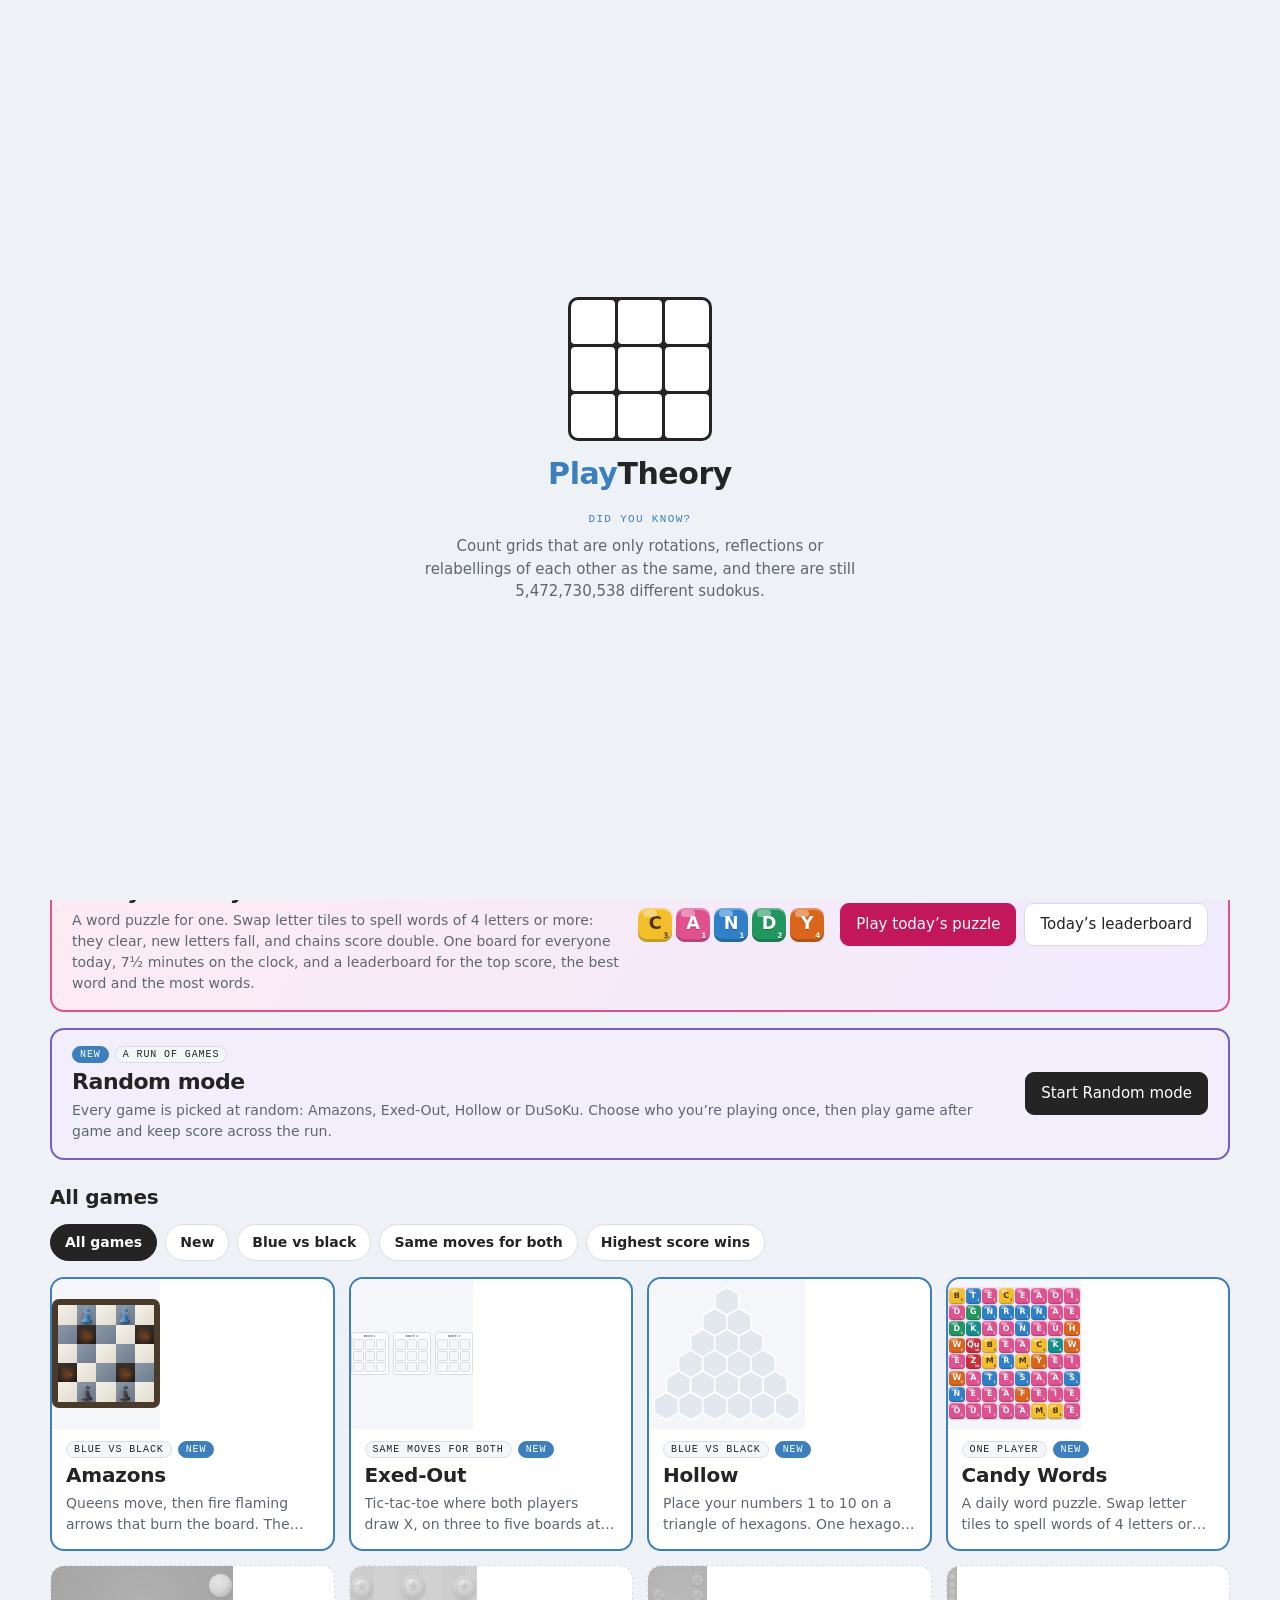
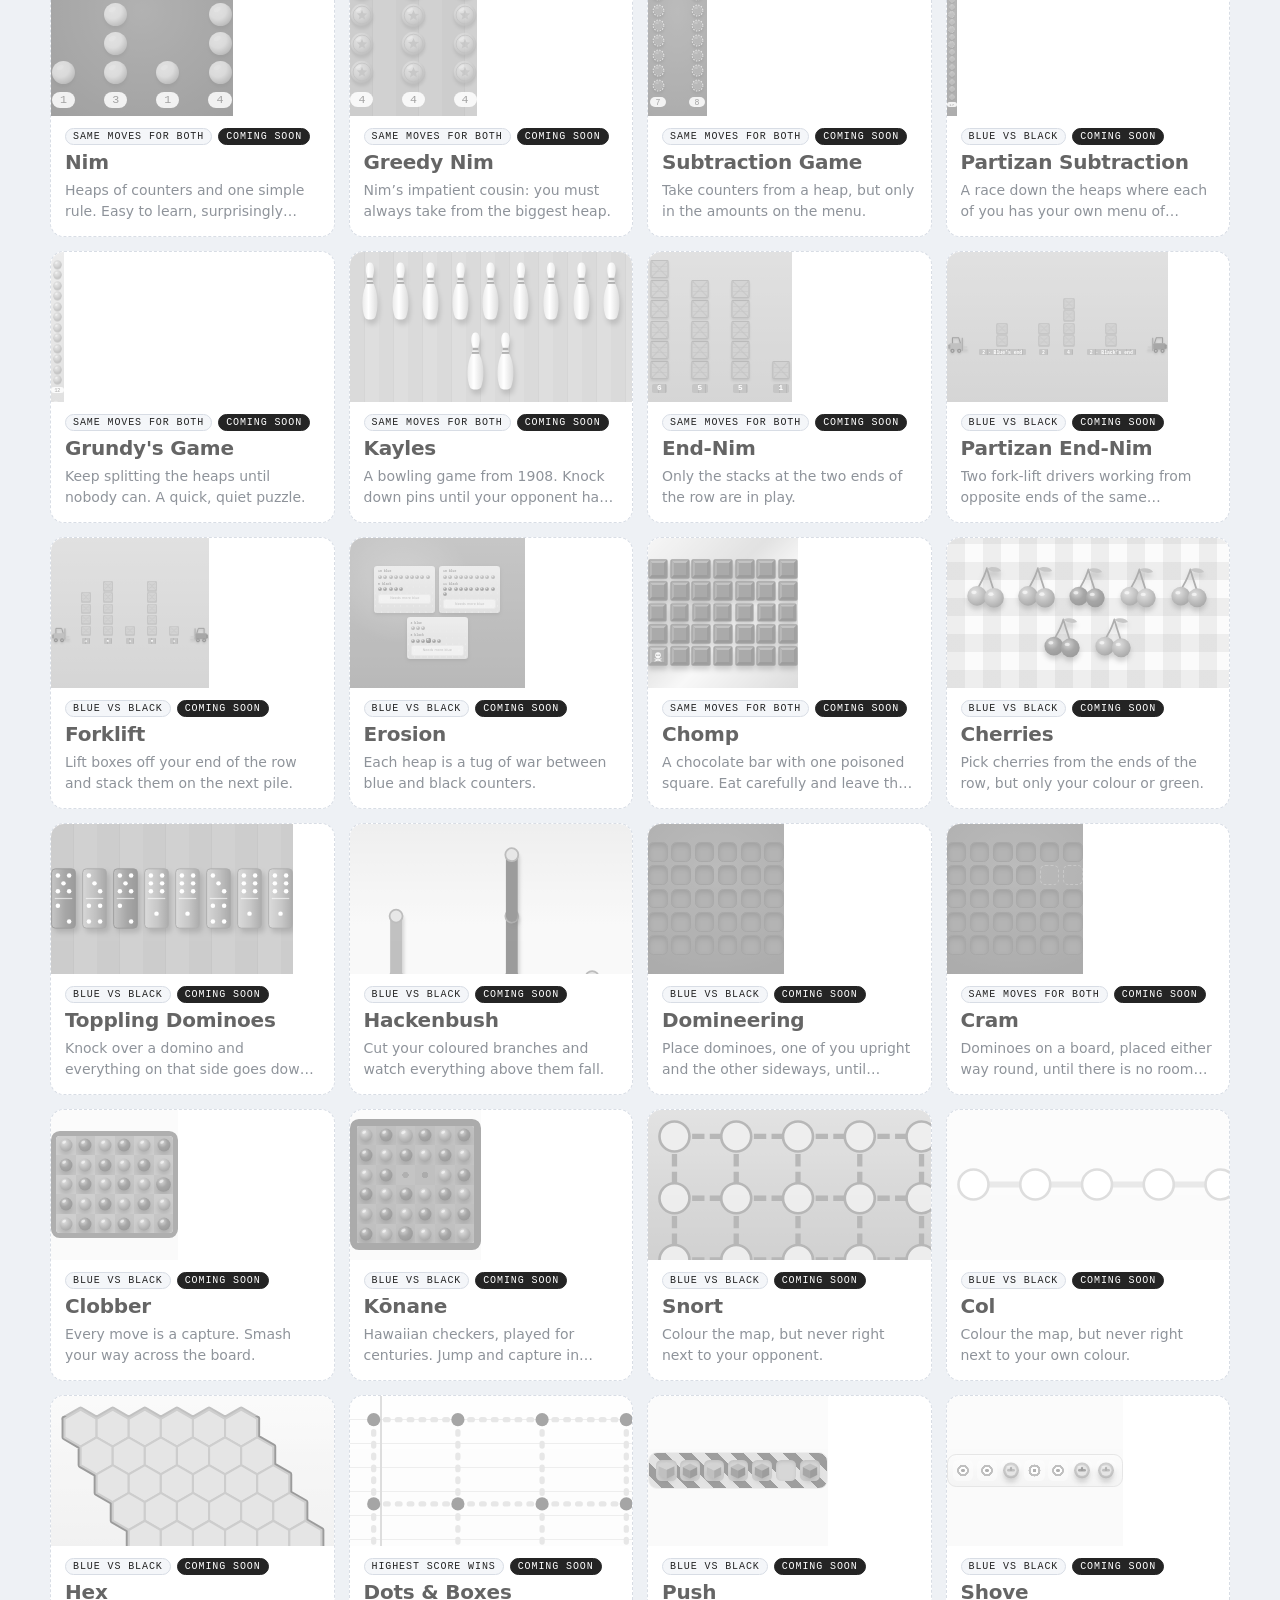
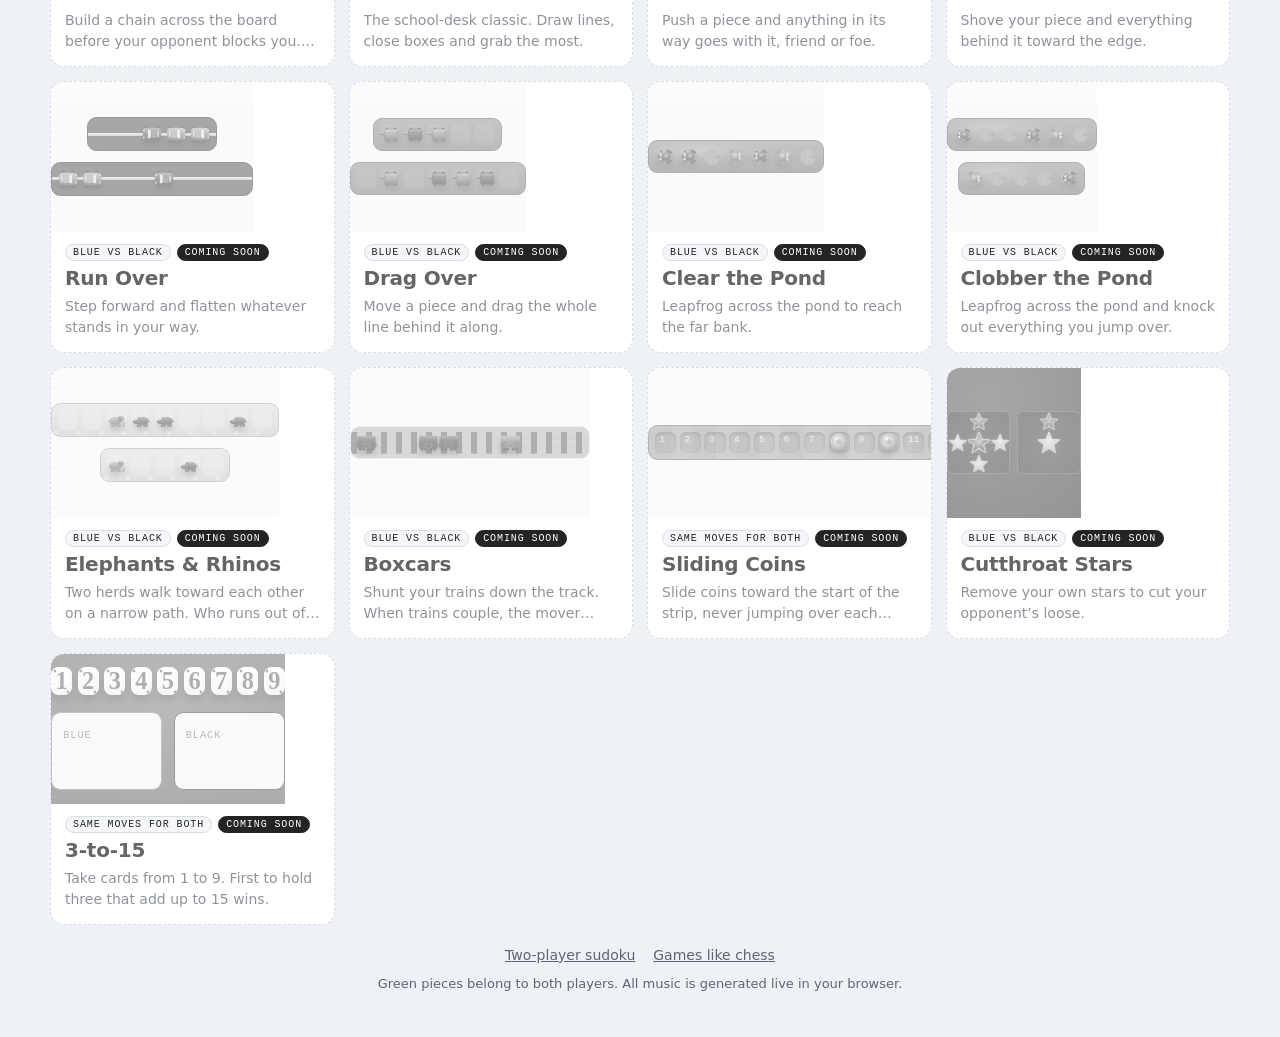
<file: index.html>
<!doctype html>
<html lang="en">
<head>
<meta charset="utf-8">
<meta http-equiv="Content-Security-Policy" content="default-src 'self'; script-src 'self' https://cdn.jsdelivr.net/npm/firebase@10.12.2/ https://apis.google.com https://*.firebasedatabase.app https://www.google.com/recaptcha/ https://www.gstatic.com/recaptcha/; style-src 'self' 'unsafe-inline' https://fonts.googleapis.com; font-src https://fonts.gstatic.com; img-src 'self' data: blob: https://*.googleusercontent.com; connect-src 'self' https://*.googleapis.com https://*.firebasedatabase.app wss://*.firebasedatabase.app https://content-firebaseappcheck.googleapis.com; frame-src https://*.firebasedatabase.app https://www.google.com/recaptcha/ https://play-theory.firebaseapp.com https://apis.google.com; object-src 'none'; base-uri 'self'; form-action 'self'">
<meta name="viewport" content="width=device-width, initial-scale=1, viewport-fit=cover">
<title>PlayTheory: Multiplayer Sudoku and Two-Player Strategy Games Online</title>
<meta name="description" content="Play DuSoKu free: a two-player sudoku where you race a friend on the same puzzle, on one screen or online with a link. No sign-up. More strategy games coming soon.">
<link rel="canonical" href="https://playtheoryhq.com/">
<meta name="theme-color" content="#3C7FBC">
<meta property="og:type" content="website">
<meta property="og:site_name" content="PlayTheory">
<meta property="og:url" content="https://playtheoryhq.com/">
<meta property="og:title" content="PlayTheory: play sudoku against a friend">
<meta property="og:description" content="DuSoKu is a free two-player sudoku. Race a friend on the same puzzle, on one screen or online with a link.">
<meta property="og:image" content="https://playtheoryhq.com/og-image.png">
<meta property="og:image:width" content="1200">
<meta property="og:image:height" content="630">
<meta property="og:image:alt" content="A DuSoKu board with blue and black numbers from two players">
<meta name="twitter:card" content="summary_large_image">
<link rel="icon" href="/favicon.ico" sizes="48x48">
<link rel="icon" type="image/svg+xml" href="/favicon.svg">
<link rel="icon" type="image/png" href="/icon-192.png" sizes="192x192">
<link rel="apple-touch-icon" href="/apple-touch-icon.png">
<link rel="manifest" href="/site.webmanifest">
<script type="application/ld+json">
{"@context":"https://schema.org","@graph":[
 {"@type":"WebSite","@id":"https://playtheoryhq.com/#website","name":"PlayTheory","alternateName":["PlayTheory HQ","Play Theory","playtheoryhq.com"],"url":"https://playtheoryhq.com/","publisher":{"@id":"https://playtheoryhq.com/#org"}},
 {"@type":"Organization","@id":"https://playtheoryhq.com/#org","name":"PlayTheory","alternateName":"PlayTheory HQ","url":"https://playtheoryhq.com/","logo":{"@type":"ImageObject","url":"https://playtheoryhq.com/icon-512.png","width":512,"height":512}},
 {"@type":"VideoGame","name":"DuSoKu","url":"https://playtheoryhq.com/duo-sudoku/","description":"A free two-player sudoku. Race a friend on the same puzzle, on one screen or online with a link.","image":"https://playtheoryhq.com/img/duo-sudoku.png","gamePlatform":"Web browser","applicationCategory":"Game","playMode":"MultiPlayer","offers":{"@type":"Offer","price":"0","priceCurrency":"USD"},"publisher":{"@id":"https://playtheoryhq.com/#org"}}
]}
</script>
<link rel="preconnect" href="https://fonts.googleapis.com">
<link rel="preconnect" href="https://fonts.gstatic.com" crossorigin>
<link rel="stylesheet" href="https://fonts.googleapis.com/css2?family=IBM+Plex+Mono:wght@500&family=Nunito:wght@700;800;900&family=Nunito+Sans:opsz,wght@6..12,400;6..12,600;6..12,700&display=swap">
<link rel="stylesheet" href="css/style.css?v=202611251714">
<noscript><style>.loader{display:none}</style></noscript>
</head>
<body>
<div id="loader" class="loader" role="status" aria-live="polite" aria-label="Loading PlayTheory">
  <div class="ld-grid" aria-hidden="true"><i><b>5</b></i><i><b>3</b></i><i><b>7</b></i><i><b>6</b></i><i><b>9</b></i><i><b>1</b></i><i><b>8</b></i><i><b>4</b></i><i><b>2</b></i></div>
  <p class="ld-brand"><span class="wm-play">Play</span>Theory</p>
  <p class="ld-k">Did you know?</p>
  <p class="ld-fact" id="ldFact">Modern sudoku was invented in 1979 by Howard Garns, a retired architect from Indiana.</p>
</div>
<script src="js/loader.js?v=202611251714"></script>
<div class="app">
  <header class="top">
    <div class="brand">
      <svg xmlns="http://www.w3.org/2000/svg" viewBox="0 0 1024 1024" class="logo" aria-hidden="true" focusable="false">
<path d="M0 0 C4.87 2.14 6.81 5.46 9.19 10 C9.39 10.37 9.39 10.37 10.4 12.26 C11.95 15.16 13.48 18.08 15 21 C15.73 22.39 16.47 23.79 17.2 25.18 C19.25 29.07 21.29 32.97 23.32 36.87 C24.15 38.45 24.97 40.03 25.8 41.61 C26.98 43.87 28.15 46.13 29.32 48.39 C29.49 48.73 29.49 48.73 30.4 50.44 C32.75 55.06 34.88 59.26 33.23 64.4 C32.81 65.16 32.39 65.93 31.96 66.71 C31.49 67.57 31.02 68.44 30.54 69.32 C27.97 73.79 25.36 78.22 22.69 82.62 C17.71 90.95 13.13 99.33 8.94 108.07 C7.94 110.12 6.91 112.16 5.88 114.19 C2.23 121.35 -1.19 128.46 -4 136 C-4.45 137.13 -4.9 138.26 -5.36 139.43 C-14.83 163.51 -20.53 188.81 -23.64 214.45 C-24 217.01 -24.53 219.5 -25.07 222.03 C-26.4 229.15 -26.26 236.28 -26.21 243.5 C-26.19 245.86 -26.19 248.23 -26.19 250.6 C-26.16 261.87 -25.98 273.03 -23.52 284.07 C-22.99 287.08 -22.74 290.06 -22.5 293.09 C-21.11 310.13 -16.31 326.46 -10.77 342.56 C-10.49 343.37 -10.21 344.19 -9.92 345.03 C-8.53 349.07 -7.11 353.11 -5.65 357.13 C-5.13 358.62 -4.61 360.1 -4.09 361.59 C-3.83 362.26 -3.57 362.94 -3.31 363.63 C-2.18 366.94 -1.84 368.6 -3.12 371.9 C-5.26 374.29 -5.93 374.48 -9 375 C-10.89 375.1 -12.79 375.15 -14.68 375.16 C-15.25 375.16 -15.25 375.16 -18.14 375.19 C-19.37 375.2 -20.6 375.2 -21.87 375.21 C-24.47 375.24 -27.07 375.27 -29.68 375.3 C-33.78 375.34 -37.88 375.38 -41.99 375.4 C-45.95 375.43 -49.91 375.47 -53.87 375.52 C-55.09 375.53 -56.32 375.53 -57.58 375.53 C-68.4 375.69 -68.4 375.69 -73 379 C-75.88 383.33 -75.69 386.92 -75 392 C-73.91 395.16 -72.61 398.15 -71.25 401.2 C-66.22 412.5 -66.64 425.5 -71 437 C-76.57 447.87 -83.56 455.51 -95 460 C-105.34 463.24 -113.99 461.98 -124 458 C-130.44 454.51 -135.06 449.1 -139 443 C-139.35 442.46 -139.71 441.93 -140.07 441.38 C-143.69 435.21 -143.63 429.26 -143.56 422.25 C-143.57 421.7 -143.57 421.7 -143.63 418.91 C-143.62 411.67 -142.33 406.28 -139.14 399.78 C-136.98 394.49 -136.61 388.37 -138.82 383.02 C-142.01 378.51 -146.88 377.21 -152 376 C-155.68 375.61 -159.32 375.58 -163.02 375.59 C-163.53 375.59 -163.53 375.59 -166.11 375.56 C-170.45 375.52 -174.78 375.5 -179.11 375.49 C-182.29 375.47 -185.47 375.44 -188.64 375.41 C-189.62 375.41 -190.6 375.41 -191.61 375.42 C-192.07 375.41 -192.07 375.41 -194.37 375.38 C-194.77 375.38 -194.77 375.38 -196.8 375.38 C-199.61 374.9 -200.98 374 -203 372 C-203.45 363.15 -198.81 355.62 -194.94 347.94 C-194.29 346.62 -193.64 345.3 -192.99 343.99 C-191.34 340.65 -189.68 337.33 -188.01 334.01 C-186.33 330.67 -184.66 327.32 -182.98 323.98 C-182.82 323.65 -182.82 323.65 -181.98 321.97 C-180.02 318.05 -178.07 314.11 -176.13 310.18 C-168.87 295.44 -161.43 280.9 -153.22 266.65 C-149.63 260.4 -146.22 254.05 -142.81 247.69 C-137.76 238.25 -132.63 228.87 -127.41 219.53 C-125.77 216.59 -124.14 213.65 -122.51 210.7 C-121.89 209.58 -121.27 208.46 -120.62 207.31 C-119.65 205.55 -118.68 203.79 -117.7 202.04 C-114.51 196.27 -111.31 190.51 -107.99 184.81 C-98.9 169.15 -90.76 153.01 -82.58 136.86 C-81.58 134.89 -80.58 132.91 -79.57 130.94 C-79.09 129.99 -78.61 129.03 -78.11 128.05 C-74.7 121.33 -71.19 114.65 -67.61 108.02 C-66.1 105.18 -64.66 102.32 -63.25 99.44 C-58.97 90.79 -54.25 82.38 -49.61 73.93 C-48.03 71.06 -46.47 68.19 -44.91 65.32 C-40.64 57.49 -36.38 49.65 -32.01 41.87 C-28.47 35.55 -25.06 29.2 -21.88 22.69 C-10.31 -0.89 -10.31 -0.89 0 0 Z " class="mk-b" transform="translate(534,123)"/>
<path d="M0 0 C0.87 -0.01 1.73 -0.01 2.63 -0.02 C4.46 -0.03 6.3 -0.03 8.13 -0.04 C10.93 -0.05 13.72 -0.08 16.52 -0.11 C18.3 -0.12 20.09 -0.12 21.88 -0.12 C22.7 -0.14 23.53 -0.15 24.39 -0.16 C29.72 -0.14 33.52 0.57 38.2 3.2 C39.44 7.05 39.24 9.92 38.71 13.91 C37.88 21.17 38.01 28.47 38.02 35.77 C38.02 36.57 38.02 37.37 38.02 38.2 C38.03 53.19 38.48 68.16 39.08 83.14 C39.12 84.19 39.16 85.24 39.2 86.33 C39.31 89.34 39.44 92.35 39.57 95.36 C39.6 96.25 39.64 97.14 39.67 98.06 C39.98 104.57 40.33 110.1 44.83 115.14 C48.06 117.12 50.13 118.01 53.94 117.75 C58.81 116.57 62.97 113.8 67.2 111.2 C69.01 110.1 70.83 108.99 72.64 107.89 C73.42 107.4 74.21 106.91 75.01 106.4 C81.44 102.88 89.99 103.21 96.96 104.85 C109.08 109.3 116.68 118.04 122.81 129.11 C126.35 137.14 126.65 144.76 126.7 153.45 C126.71 154.55 126.72 155.66 126.72 156.79 C126.5 171.04 121.37 184.95 111.2 195.2 C101.61 202.52 93.25 205.3 81.2 204.2 C73.68 202.55 66.98 199.78 60.2 196.2 C54.74 194.48 48.88 194.8 43.27 195.64 C39.8 198.26 39.13 202.07 38.2 206.2 C37.82 210.41 37.86 214.58 37.93 218.8 C37.93 220.04 37.94 221.27 37.94 222.54 C37.96 225.2 37.98 227.86 38.01 230.52 C38.05 234.73 38.07 238.94 38.09 243.16 C38.14 253.61 38.22 264.06 38.3 274.51 C38.37 282.65 38.43 290.79 38.46 298.93 C38.47 303.12 38.51 307.3 38.56 311.48 C38.59 314.7 38.6 317.91 38.61 321.12 C38.63 322.28 38.65 323.43 38.67 324.62 C38.66 332.41 38.66 332.41 36.37 336.4 C32.3 339.8 28.09 339.35 23.06 339.34 C22.64 339.34 22.64 339.34 20.51 339.34 C17.68 339.35 14.86 339.35 12.03 339.35 C10.01 339.35 7.99 339.35 5.97 339.36 C0.47 339.37 -5.03 339.37 -10.53 339.37 C-15.12 339.37 -19.71 339.38 -24.3 339.38 C-35.12 339.39 -45.94 339.39 -56.76 339.39 C-67.93 339.39 -79.1 339.4 -90.28 339.41 C-99.86 339.43 -109.44 339.43 -119.03 339.43 C-124.75 339.43 -130.48 339.43 -136.21 339.45 C-141.6 339.45 -146.98 339.45 -152.37 339.45 C-154.35 339.45 -156.32 339.45 -158.3 339.45 C-161 339.46 -163.7 339.46 -166.4 339.45 C-167.18 339.46 -167.97 339.46 -168.77 339.47 C-174.2 339.43 -177.91 338.83 -182.05 335.27 C-185.25 331.49 -185.18 327.99 -184.8 323.2 C-182.26 315.23 -178.17 307.83 -174.3 300.45 C-173.67 299.26 -173.05 298.07 -172.43 296.88 C-168.07 288.53 -163.59 280.25 -159.06 271.99 C-155.48 265.48 -152.01 258.93 -148.57 252.35 C-146.01 247.48 -143.4 242.64 -140.74 237.82 C-134.89 227.22 -129.31 216.49 -123.8 205.7 C-117.46 193.31 -110.98 181.01 -104.24 168.83 C-101.59 164.01 -98.98 159.17 -96.36 154.33 C-95.26 152.3 -94.16 150.27 -93.06 148.23 C-92.52 147.23 -91.98 146.23 -91.42 145.19 C-89.85 142.31 -88.29 139.43 -86.72 136.55 C-74.89 114.81 -63.3 92.94 -51.92 70.95 C-47.54 62.5 -43.06 54.1 -38.48 45.76 C-33.51 36.7 -28.64 27.59 -23.78 18.48 C-23.18 17.35 -22.57 16.21 -21.95 15.04 C-21.41 14.04 -20.88 13.03 -20.32 11.99 C-15 2.27 -11.17 0.06 0 0 Z " class="mk-b" transform="translate(324.796875,526.796875)"/>
<path d="M0 0 C6.89 6.09 11.62 14.56 13.88 23.44 C13.92 24.61 13.96 25.79 14 27 C14.02 27.49 14.02 27.49 14.11 29.96 C14.41 43.52 11.53 52.71 4 64 C3.44 66.81 3.44 66.81 4 70 C7.81 74.63 13.5 77.78 18.39 81.15 C22.75 84.24 26.88 87.59 31 91 C31.71 91.59 32.43 92.18 33.16 92.78 C37.11 96.13 40.56 99.64 43.9 103.59 C46.06 106.07 48.3 108.46 50.57 110.84 C57.01 117.67 62.9 124.76 68.61 132.2 C71.03 135.33 73.52 138.41 76 141.5 C78.99 145.22 81.96 148.94 84.89 152.71 C88.97 157.96 93.03 163.12 97.56 168 C101.55 172.33 104.9 176.94 108.27 181.75 C112.23 187.41 116.56 192.71 121 198 C125.63 203.57 130.15 209.16 134.44 215 C138.2 220.08 142.29 224.71 146.58 229.34 C149.61 232.67 152.42 236.12 155.18 239.68 C156.33 241.14 157.5 242.58 158.72 243.98 C166.38 253.11 166.47 264.69 166.34 276.08 C166.31 278.2 166.32 280.31 166.32 282.42 C166.3 293.79 165.59 303.06 158 312 C149.49 320.22 139.55 322.69 128 322.56 C126.98 322.59 125.97 322.61 124.92 322.63 C115.12 322.62 107.81 319.32 100.75 312.5 C100.34 312.11 100.34 312.11 98.26 310.16 C97.89 309.8 97.89 309.8 96 308 C84.44 297.68 64.5 299.81 49.56 298.9 C47.94 298.8 46.33 298.7 44.72 298.59 C42.42 298.44 40.12 298.3 37.82 298.17 C37.14 298.12 36.45 298.08 35.75 298.03 C31.12 297.79 27.33 298.35 23 300 C21.08 302.88 20.37 304.41 20.52 307.84 C21.68 313.1 25.1 317.54 28 322 C28.53 322.81 29.05 323.62 29.59 324.46 C32.09 328.29 34.59 332.12 37.09 335.94 C43.08 345.07 48.84 354.33 54.55 363.64 C60.83 373.86 67.26 383.96 73.82 394 C79.5 402.71 85 411.54 90.49 420.38 C93.41 425.07 96.37 429.74 99.34 434.4 C100.85 436.77 102.36 439.15 103.85 441.53 C108.94 449.62 114.08 457.68 119.31 465.69 C124.83 474.14 130.2 482.68 135.53 491.25 C139.78 498.09 144.11 504.87 148.59 511.56 C153.18 518.53 155.97 524.54 155 533 C154.4 535.84 153.48 538.48 152.44 541.19 C152.14 541.97 151.85 542.74 151.55 543.55 C148.27 551.87 144.3 559.87 140.31 567.88 C140.15 568.21 140.15 568.21 139.31 569.89 C138.36 571.8 137.4 573.71 136.43 575.62 C136.14 576.17 136.14 576.17 134.72 578.98 C131.65 584.38 128.94 587.88 123 590 C114.76 591.09 106.43 591.21 98.12 591.25 C97.04 591.27 95.95 591.29 94.83 591.31 C93.77 591.32 92.72 591.32 91.63 591.33 C90.69 591.34 89.75 591.35 88.79 591.36 C81.77 590.46 77.6 586.02 72.88 581.21 C72.22 580.54 71.55 579.88 70.87 579.19 C69.47 577.79 68.08 576.38 66.69 574.97 C64.58 572.83 62.46 570.7 60.34 568.58 C58.98 567.2 57.62 565.83 56.25 564.46 C55.94 564.14 55.94 564.14 54.37 562.56 C50.06 558.19 46 553.64 42 549 C36.36 542.66 30.65 536.4 24.9 530.17 C22.87 527.96 20.87 525.73 18.88 523.49 C18.36 522.91 17.83 522.32 17.3 521.72 C16.3 520.61 15.31 519.49 14.32 518.36 C10.91 514.59 7.6 512.22 3 510 C-2.01 509.76 -4.73 510.42 -8.56 513.62 C-10.06 515.06 -11.54 516.53 -13 518 C-14.17 519.14 -15.35 520.28 -16.52 521.41 C-23.07 527.8 -29.22 534.26 -34.89 541.45 C-37.91 545.1 -41.28 548.36 -44.67 551.68 C-47.29 554.29 -49.7 557.02 -52.11 559.82 C-54.42 562.49 -56.8 565.09 -59.19 567.69 C-59.65 568.19 -60.11 568.7 -60.59 569.22 C-63.1 571.94 -65.61 574.66 -68.13 577.38 C-74.54 584.3 -80.86 591.28 -86.95 598.49 C-87.22 598.81 -87.22 598.81 -88.56 600.39 C-89.62 601.65 -90.68 602.91 -91.74 604.17 C-96.73 610.05 -96.73 610.05 -100 612 C-107.19 612.29 -112.35 607.99 -118 604 C-118.74 603.48 -119.48 602.96 -120.24 602.43 C-122.76 600.65 -125.26 598.86 -127.75 597.06 C-128.55 596.49 -129.36 595.92 -130.19 595.33 C-135.87 591.16 -141.79 586.43 -145 580 C-145.71 572.76 -142.95 568.43 -138.59 562.99 C-138.38 562.74 -138.38 562.74 -137.3 561.48 C-115.24 535.46 -108 500.94 -110.16 467.58 C-110.79 459.85 -111.97 452.46 -114.23 445.02 C-115.02 441.91 -115.49 438.86 -115.92 435.69 C-118.84 414.54 -126.35 394.74 -133.91 374.88 C-135.68 370.2 -137.33 365.48 -138.99 360.76 C-139.92 358.22 -140.97 355.78 -142.06 353.31 C-144.9 346.39 -146.03 338.94 -147.45 331.63 C-147.84 329.76 -148.28 327.9 -148.74 326.05 C-150.9 317.48 -151.78 309.05 -152.25 300.25 C-152.27 299.89 -152.27 299.89 -152.37 298.09 C-153.09 285.52 -152.99 273.1 -152.16 260.54 C-152.02 258.32 -151.93 256.12 -151.88 253.9 C-151.5 243.47 -149.05 233.63 -146.6 223.54 C-145.79 220.12 -145.12 216.69 -144.44 213.25 C-143.42 208.44 -142.04 204.06 -140.1 199.55 C-138.83 196.61 -137.7 193.62 -136.56 190.62 C-136.35 190.07 -136.35 190.07 -135.26 187.25 C-134.49 185.27 -133.73 183.28 -132.99 181.28 C-123.99 158.11 -109.39 137.25 -94.3 117.69 C-93.18 116.23 -92.07 114.77 -90.96 113.31 C-81.51 101.11 -70.46 89.29 -58.69 79.31 C-53.38 74.69 -53.38 74.69 -52 71 C-51.91 66.29 -53.16 63.54 -55.81 59.81 C-63.98 48.06 -64.81 34.26 -62.38 20.46 C-59.36 10.02 -52.28 1.57 -43 -4 C-27.83 -11.91 -13.72 -10.01 0 0 Z " class="mk-c" transform="translate(686,95)"/>
<path d="M0 0 C8 2.08 12.99 9.93 17.9 16.11 C20.5 19.26 23.31 22.08 26.23 24.93 C28.72 27.41 31.01 30.04 33.3 32.71 C35.24 34.95 37.24 37.13 39.25 39.31 C43.73 44.27 47.92 49.44 52.11 54.64 C57.16 60.89 62.36 66.99 67.62 73.07 C69.71 75.49 71.8 77.93 73.88 80.37 C75.39 82.14 76.91 83.9 78.43 85.67 C80.04 87.55 81.64 89.43 83.22 91.33 C87.16 96.01 90.83 99.74 96.81 101.69 C109.1 102.15 119.75 96.42 129.92 90.07 C132.12 88.81 132.12 88.81 135 88.69 C142.45 91.37 147.06 99.14 151.86 105.11 C154.49 108.25 157.32 111.09 160.25 113.95 C162 115.69 163.6 117.49 165.19 119.38 C172.92 128.36 181.56 136.81 190.61 144.46 C194.34 147.79 196.87 150.98 197.56 155.94 C196.65 164.01 189.52 169.7 184.18 175.42 C179.86 180.46 178.49 184.01 178.62 190.58 C179.23 194.47 180.57 197.85 182.12 201.44 C186.83 212.42 186.83 212.42 185.12 217.81 C183.28 221.03 180.85 223.32 178.12 225.81 C177.65 226.24 177.18 226.68 176.69 227.12 C143.5 257.12 143.5 257.12 133.12 257.81 C128.49 255.88 125.94 252.39 123.06 248.44 C122.22 247.3 121.37 246.17 120.53 245.04 C120.33 244.77 120.33 244.77 119.31 243.39 C113.71 235.91 113.71 235.91 110.12 234.81 C104.44 234.52 100 235.2 94.62 237.12 C89.16 238.97 83.89 240.31 78.19 241.25 C72.21 242.25 66.55 243.78 60.81 245.75 C60.09 245.99 59.37 246.23 58.62 246.48 C54.67 247.9 52.16 249.07 50.12 252.81 C49.04 256.08 48.97 258.58 48.91 262.02 C48.89 263.25 48.86 264.47 48.83 265.74 C48.78 268.32 48.73 270.9 48.7 273.48 C48.66 274.71 48.63 275.94 48.6 277.21 C48.58 278.33 48.56 279.45 48.54 280.61 C47.9 285.51 46.24 288.78 42.62 292.12 C38.51 294.9 35.33 294.94 30.47 294.96 C30.13 294.96 30.13 294.96 28.43 294.97 C26.21 294.98 23.99 294.98 21.77 294.98 C20.22 294.98 18.67 294.99 17.12 294.99 C13.87 295 10.62 295 7.38 295 C3.23 295 -0.92 295.01 -5.07 295.03 C-8.27 295.04 -11.47 295.04 -14.67 295.04 C-16.2 295.04 -17.73 295.05 -19.26 295.05 C-21.41 295.06 -23.56 295.06 -25.7 295.06 C-26.92 295.06 -28.14 295.06 -29.4 295.06 C-34.43 294.7 -38.55 294.13 -42.19 290.5 C-46.12 283.55 -45.88 274.32 -46.31 266.56 C-47.08 255.34 -47.08 255.34 -49.88 250.81 C-52.5 249.14 -53.95 248.52 -56.88 247.81 C-57.76 247.58 -58.64 247.36 -59.54 247.12 C-61.57 246.61 -63.6 246.11 -65.63 245.63 C-68.92 244.8 -72.14 243.83 -75.38 242.81 C-80.58 241.18 -85.8 239.81 -91.1 238.54 C-93.66 237.87 -96.08 237.05 -98.56 236.12 C-103.06 234.62 -107.19 233.68 -111.88 234.81 C-118.07 238.43 -122.38 244.68 -126.7 250.26 C-128.97 252.92 -130.89 254.97 -133.88 256.81 C-139.54 256.98 -143.08 253.85 -147.31 250.5 C-147.66 250.23 -147.66 250.23 -149.41 248.88 C-151.57 247.21 -153.73 245.51 -155.88 243.81 C-156.22 243.54 -156.22 243.54 -157.95 242.18 C-182.23 223.1 -182.23 223.1 -184.88 217.81 C-185.52 210.82 -183.1 205.81 -180.36 199.57 C-177.95 193.8 -176.35 188.55 -178.84 182.45 C-182.73 177.07 -187.03 172.2 -191.61 167.39 C-195.34 163.15 -197.63 159.76 -197.33 153.91 C-195.79 146.85 -189.09 142.07 -183.97 137.51 C-172.31 127.03 -161.91 114.97 -151.58 103.2 C-140.08 90.19 -140.08 90.19 -135.24 89.36 C-130.42 90.01 -126.92 92.28 -122.75 94.69 C-114.22 99.38 -106.21 103.34 -96.25 101.12 C-90 98.56 -86.03 92.92 -81.88 87.81 C-81.09 86.85 -80.3 85.88 -79.49 84.89 C-77.98 83.03 -76.47 81.17 -74.96 79.31 C-72.63 76.52 -70.14 73.99 -67.54 71.46 C-65.21 69.15 -63.1 66.67 -60.96 64.18 C-58.31 61.18 -55.6 58.24 -52.88 55.31 C-49.66 51.85 -46.46 48.39 -43.38 44.81 C-39.77 40.65 -36.02 36.63 -32.28 32.59 C-29.6 29.7 -26.95 26.79 -24.38 23.81 C-21.25 20.21 -18.04 16.69 -14.81 13.19 C-14.57 12.92 -14.57 12.92 -13.31 11.55 C-11.84 9.96 -10.36 8.39 -8.88 6.81 C-8.35 6.25 -7.82 5.69 -7.27 5.11 C-3.22 0.91 -3.22 0.91 0 0 Z M-44.88 142.81 C-45.4 148.3 -44.38 151.62 -41.81 156.44 C-41.47 157.1 -41.12 157.76 -40.77 158.43 C-39.96 159.98 -39.15 161.52 -38.33 163.06 C-36.65 166.24 -35 169.44 -33.36 172.64 C-27.7 183.63 -22 194.61 -16.25 205.56 C-15.87 206.28 -15.5 207 -15.11 207.74 C-14.4 209.08 -13.69 210.43 -12.97 211.77 C-12.18 213.24 -11.4 214.73 -10.63 216.22 C-10.21 217.02 -9.79 217.82 -9.35 218.64 C-8.97 219.37 -8.6 220.09 -8.21 220.84 C-6.68 223.11 -5.19 224.37 -2.88 225.81 C0.06 226.31 0.06 226.31 3.12 225.81 C8.55 221.5 11.26 215.54 14.44 209.5 C15.04 208.37 15.64 207.25 16.25 206.09 C21.87 195.49 27.22 184.77 32.53 174.02 C32.85 173.38 33.16 172.74 33.49 172.08 C34.11 170.82 34.74 169.55 35.36 168.29 C36.88 165.21 38.46 162.18 40.15 159.19 C40.79 158.05 41.44 156.91 42.1 155.74 C42.39 155.24 42.39 155.24 43.86 152.71 C45.28 149.47 45.47 147.31 45.12 143.81 C43.35 140.68 42.6 139.97 39.12 138.81 C34.84 138.59 31.8 138.62 27.64 139.81 C22.59 141.09 17.7 141.1 12.53 141.08 C12.03 141.08 12.03 141.08 9.52 141.08 C7.43 141.09 5.34 141.08 3.25 141.07 C0.07 141.06 -3.11 141.07 -6.3 141.09 C-8.34 141.08 -10.37 141.08 -12.41 141.08 C-13.36 141.08 -14.3 141.09 -15.27 141.09 C-20.55 141.05 -24.87 140.48 -29.88 138.81 C-35.75 138.08 -40.98 137.75 -44.88 142.81 Z " class="mk-c" transform="translate(685.875,643.1875)"/>
</svg>
      <div>
        <h1><span class="wm-play">Play</span>Theory</h1>
        <p class="tag">Two players, one screen. Challenge a friend, unwind, or keep your brain sharp.</p>
      </div>
    </div>
    <div class="top-right">
      <div class="players">
        <label class="pl pL"><span class="dot"></span><span class="role">Blue</span><input id="nameL" placeholder="Your name" maxlength="16" autocomplete="off"></label>
        <label class="pl pR"><span class="dot"></span><span class="role">Black</span><input id="nameR" placeholder="Their name" maxlength="16" autocomplete="off"></label>
      </div>
      <div class="sound">
        <button class="tog acct" id="accountBtn" type="button" aria-haspopup="dialog" aria-label="Sign in to save your games"><span class="tlabel">Sign in</span></button>
        <button class="tog net-tog" id="onlineBtn" type="button" hidden aria-pressed="false" aria-label="Play online" aria-haspopup="dialog"><svg viewBox="0 0 24 24" fill="none" stroke="currentColor" stroke-width="2" stroke-linecap="round" stroke-linejoin="round" aria-hidden="true"><path d="M10 13a5 5 0 0 0 7.5.5l3-3a5 5 0 0 0-7-7l-1.7 1.7"/><path d="M14 11a5 5 0 0 0-7.5-.5l-3 3a5 5 0 0 0 7 7l1.7-1.7"/></svg><span class="tlabel">Play online</span></button>
        <button class="tog" id="musicBtn" type="button" aria-label="Music" aria-pressed="true"><svg class="on" viewBox="0 0 24 24" fill="none" stroke="currentColor" stroke-width="2" stroke-linecap="round" stroke-linejoin="round" aria-hidden="true"><path d="M9 18V5l12-2v13"/><circle cx="6" cy="18" r="3"/><circle cx="18" cy="16" r="3"/></svg><svg class="off" viewBox="0 0 24 24" fill="none" stroke="currentColor" stroke-width="2" stroke-linecap="round" stroke-linejoin="round" aria-hidden="true"><path d="M9 18V5l12-2v13"/><circle cx="6" cy="18" r="3"/><circle cx="18" cy="16" r="3"/><path d="M3 3l18 18"/></svg><span class="tlabel">Music</span></button>
        <button class="tog" id="sfxBtn" type="button" aria-label="Sounds" aria-pressed="true"><svg class="on" viewBox="0 0 24 24" fill="none" stroke="currentColor" stroke-width="2" stroke-linecap="round" stroke-linejoin="round" aria-hidden="true"><path d="M11 5 6 9H2v6h4l5 4V5z"/><path d="M15.5 8.5a5 5 0 0 1 0 7"/><path d="M19 5a10 10 0 0 1 0 14"/></svg><svg class="off" viewBox="0 0 24 24" fill="none" stroke="currentColor" stroke-width="2" stroke-linecap="round" stroke-linejoin="round" aria-hidden="true"><path d="M11 5 6 9H2v6h4l5 4V5z"/><path d="m23 9-6 6"/><path d="m17 9 6 6"/></svg><span class="tlabel">Sounds</span></button>
        <button class="tog" id="lookBtn" type="button" aria-label="Themed boards" aria-pressed="true" title="Themed boards: pieces drawn as trains, frogs, queens and more. Turn off for the simple look."><svg class="on" viewBox="0 0 24 24" fill="none" stroke="currentColor" stroke-width="2" stroke-linecap="round" stroke-linejoin="round" aria-hidden="true"><path d="m12 3 1.9 5.8L20 9l-4.9 3.6L17 18.5 12 15l-5 3.5 1.9-5.9L4 9l6.1-.2z"/></svg><svg class="off" viewBox="0 0 24 24" fill="none" stroke="currentColor" stroke-width="2" stroke-linecap="round" stroke-linejoin="round" aria-hidden="true"><circle cx="12" cy="12" r="5"/></svg><span class="tlabel">Themed</span></button>
        <button class="tog" id="colorBtn" type="button" aria-haspopup="dialog" title="Board colours: pick the colours for the board"><svg viewBox="0 0 24 24" fill="none" stroke="currentColor" stroke-width="2" stroke-linecap="round" stroke-linejoin="round" aria-hidden="true"><path d="M12 3a9 9 0 1 0 0 18c1.1 0 1.7-.9 1.4-1.8-.3-.9.3-1.7 1.2-1.7H17a4 4 0 0 0 4-4c0-5-4-8.5-9-8.5z"/><circle cx="7.5" cy="11" r="1"/><circle cx="10.5" cy="7.5" r="1"/><circle cx="15" cy="8" r="1"/></svg><span class="tlabel">Colours</span></button>
      </div>
    </div>
  </header>

  <section id="home" class="home" aria-labelledby="homeTitle" hidden>
    <div class="home-hero">
      <div>
        <h2 id="homeTitle">Pick a game</h2>
        <p>Every game here is for two players. Start with <b>DuSoKu</b>: race a friend on the same puzzle, side by side on one screen, or choose <b>Play a friend online</b> to challenge them on their own device, or play the computer. <b>Amazons</b>, <b>Exed-Out</b> and <b>Hollow</b> are open too, and <b>Random mode</b> deals you one game after another. On your own? Try <b>Candy Words</b>, the daily word puzzle. More games are coming soon.</p>
      </div>
      <button class="btn big surprise" id="surprise" type="button"><svg viewBox="0 0 24 24" fill="none" stroke="currentColor" stroke-width="2" stroke-linecap="round" stroke-linejoin="round" aria-hidden="true"><rect x="3" y="3" width="18" height="18" rx="3"/><circle cx="8" cy="8" r="1.3" fill="currentColor"/><circle cx="16" cy="16" r="1.3" fill="currentColor"/><circle cx="12" cy="12" r="1.3" fill="currentColor"/></svg>Random mode</button>
    </div>
    <div class="featured" id="featured" aria-label="Featured game"></div>
    <div class="daily" id="daily" aria-label="Daily challenge"></div>
    <div class="daily cw-card" id="cwCard" aria-label="Candy Words, the daily word puzzle"></div>
    <div class="daily rnd-card" id="rndCard" aria-label="Random mode"></div>
    <h2 class="home-sub">All games</h2>
    <div class="filters" id="filters" role="group" aria-label="Show games"></div>
    <div class="cards" id="cards"></div>
  </section>

  <nav class="crumb" id="crumb" hidden><button class="btn small back" id="homeBtn" type="button">← All games</button></nav>
  <main class="table" id="table" hidden>
    <aside class="rules" id="rules" aria-labelledby="gName">
      <div class="sheet-head" id="sheetHead"><span class="grab" aria-hidden="true"></span><button class="btn small" id="sheetClose" type="button">Back to the board</button></div>
      <div class="meta"><span id="gKind" class="chip"></span><span id="gRef" class="ref"></span></div>
      <h2 id="gName"></h2>
      <p id="gBlurb" class="blurb"></p>
      <h3>Rules</h3>
      <ol id="gRules"></ol>
      <p id="gWin" class="win"></p>
      <div class="demo">
        <h3>Watch a round</h3>
        <div id="demoBox" class="demo-box" aria-hidden="true"></div>
        <div id="demoCap" class="demo-cap" aria-live="off"></div>
      </div>
      <div class="pick">
        <label for="gameSel">Switch game</label>
        <select id="gameSel"></select>
      </div>
    </aside>

    <section class="play" id="play" aria-label="Game board">
      <div id="intro" class="intro" hidden></div>
      <button class="btn small focus-exit" id="focusExit" type="button">← Exit game</button>
      <button class="btn small focus-look" id="focusLook" type="button" aria-haspopup="dialog" aria-label="Board colours"><svg viewBox="0 0 24 24" fill="none" stroke="currentColor" stroke-width="2" stroke-linecap="round" stroke-linejoin="round" aria-hidden="true"><path d="M12 3a9 9 0 1 0 0 18c1.1 0 1.7-.9 1.4-1.8-.3-.9.3-1.7 1.2-1.7H17a4 4 0 0 0 4-4c0-5-4-8.5-9-8.5z"/><circle cx="7.5" cy="11" r="1"/><circle cx="10.5" cy="7.5" r="1"/><circle cx="15" cy="8" r="1"/></svg><span>Colours</span></button>
      <div id="netBar" class="netbar" hidden></div>
      <div id="rndBar" class="rndbar" hidden></div>
      <div class="bar">
        <div id="turn" class="turn" aria-live="polite"></div>
        <button class="btn small how" id="howBtn" type="button" aria-controls="rules"><svg viewBox="0 0 24 24" fill="none" stroke="currentColor" stroke-width="2" stroke-linecap="round" stroke-linejoin="round" aria-hidden="true"><path d="M2 4h6a4 4 0 0 1 4 4v13a3 3 0 0 0-3-3H2z"/><path d="M22 4h-6a4 4 0 0 0-4 4v13a3 3 0 0 1 3-3h7z"/></svg>How to play</button>
        <div class="first" role="group" aria-label="Who moves first">
          <span>First move</span>
          <button class="seg" id="f0" type="button">Blue</button>
          <button class="seg" id="f1" type="button">Black</button>
        </div>
      </div>
      <div id="result" class="result" hidden></div>
      <div id="board" class="board"></div>
      <p id="hint" class="hint"></p>
      <div class="controls">
        <button class="btn" id="undo" type="button">Undo</button>
        <button class="btn" id="restart" type="button">New position</button>
        <span id="nowPlaying" class="nowplaying"><span class="eq" aria-hidden="true"><i></i><i></i><i></i></span><span id="npText"></span></span>
        <button class="btn primary" id="next" type="button">Choose another game</button>
      </div>
    </section>
  </main>
  <div id="scrim" class="scrim" hidden></div>
  <dialog id="nameDlg" class="dlg" aria-label="Who is playing?"><form id="nameForm" class="dlg-body name-form" method="dialog"></form></dialog>
  <dialog id="onlineDlg" class="dlg" aria-label="Play online"><div id="onlineBody" class="dlg-body"></div></dialog>
  <dialog id="accountDlg" class="dlg" aria-label="Your account"><div id="accountBody" class="dlg-body"></div></dialog>
  <dialog id="dailyDlg" class="dlg" aria-label="Daily leaderboard"><div id="dailyBody" class="dlg-body"></div></dialog>
  <dialog id="cwDlg" class="dlg" aria-label="Candy Words leaderboard"><div id="cwBody" class="dlg-body"></div></dialog>
  <dialog id="lookDlg" class="dlg" aria-label="Board colours"><div id="lookBody" class="dlg-body"></div></dialog>
  <dialog id="reviewDlg" class="dlg rv-dlg" aria-label="Game review"><div id="reviewBody" class="dlg-body"></div></dialog>
  <dialog id="rankDlg" class="dlg" aria-label="Player rankings"><div id="rankBody" class="dlg-body"></div></dialog>
  <footer><nav class="foot-links" aria-label="More about PlayTheory"><a href="/duo-sudoku/">Two-player sudoku</a><a href="/games-like-chess/">Games like chess</a></nav>Green pieces belong to both players. All music is generated live in your browser.</footer>
</div>
<script src="js/util.js?v=202611251714"></script>
<script src="js/views.js?v=202611251714"></script>
<script src="js/fx.js?v=202611251714"></script>
<script src="js/mascot.js?v=202611251714"></script>
<script src="js/audio.js?v=202611251714"></script>
<script src="js/games.js?v=202611251714"></script>
<script src="js/candywords.js?v=202611251714"></script>
<script src="js/sdkbot.js?v=202611251714"></script>
<script src="js/skins.js?v=202611251714"></script>
<script src="js/demo.js?v=202611251714"></script>
<script src="js/firebase-config.js?v=202611251714"></script>
<script src="js/online.js?v=202611251714"></script>
<script src="js/account.js?v=202611251714"></script>
<script src="js/daily.js?v=202611251714"></script>
<script src="js/rating.js?v=202611251714"></script>
<script src="js/review.js?v=202611251714"></script>
<script src="js/app.js?v=202611251714"></script>
</body>
</html>
</file>
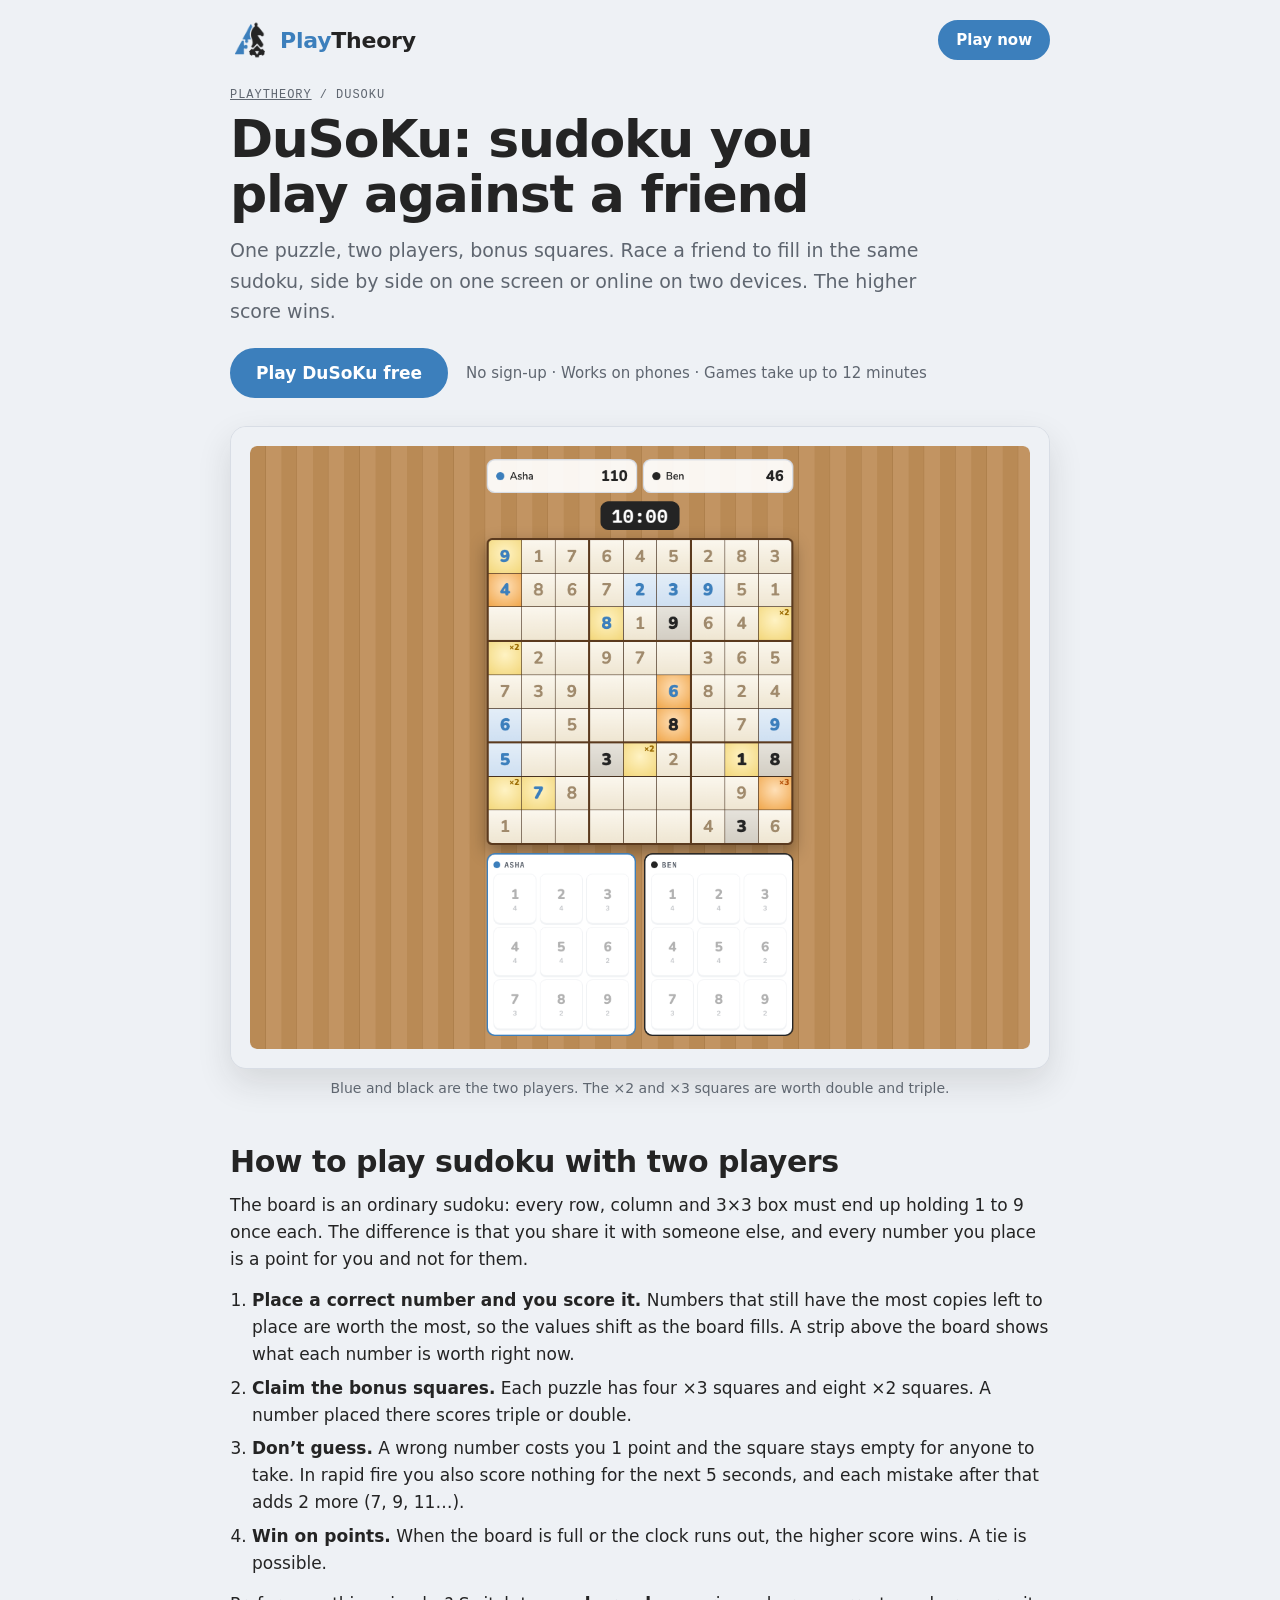
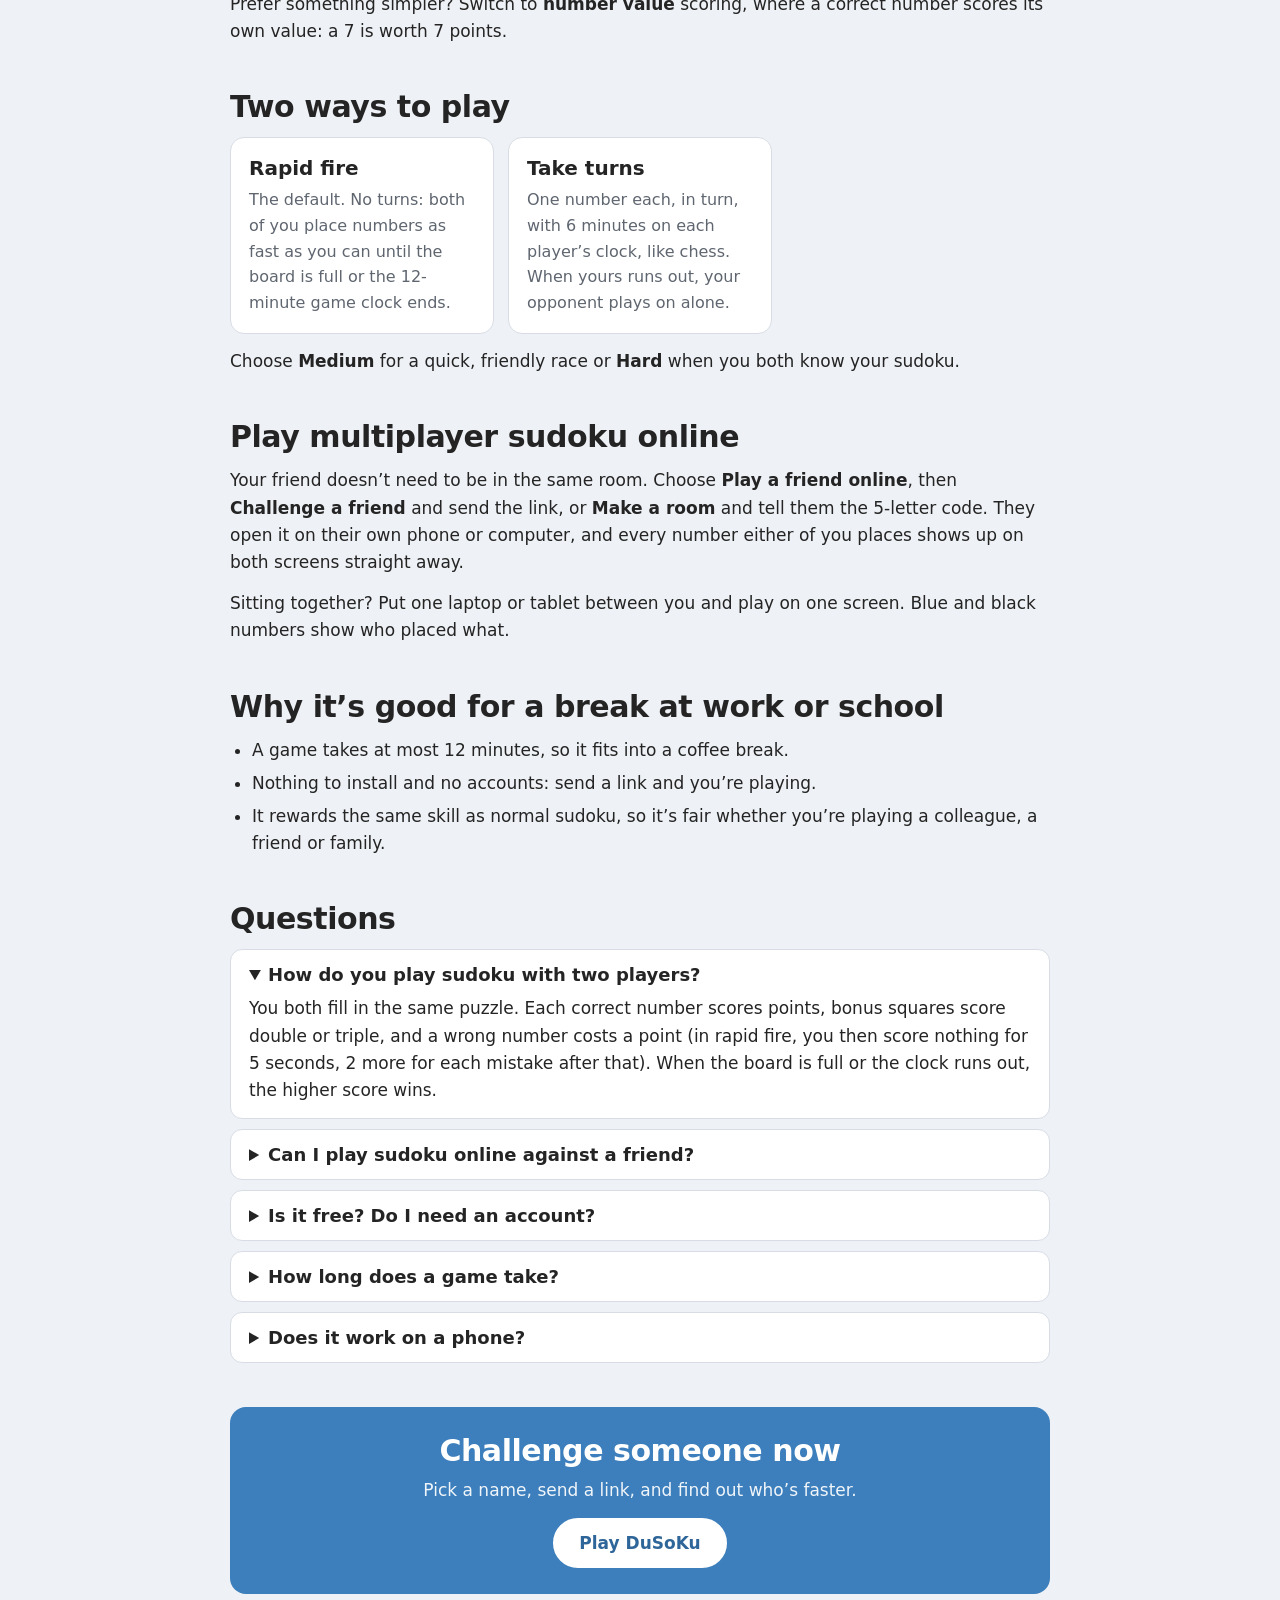
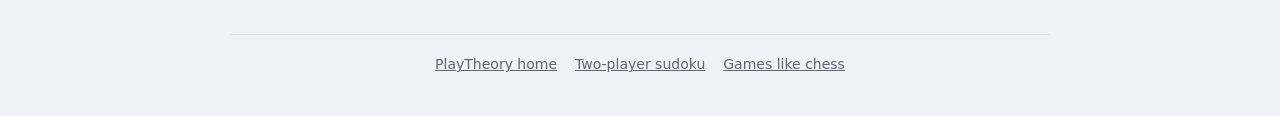
<file: duo-sudoku/index.html>
<!doctype html>
<html lang="en">
<head>
<meta charset="utf-8">
<meta http-equiv="Content-Security-Policy" content="default-src 'self'; script-src 'none'; style-src 'self' https://fonts.googleapis.com; font-src https://fonts.gstatic.com; img-src 'self' data:; object-src 'none'; base-uri 'self'; form-action 'self'">
<meta name="viewport" content="width=device-width, initial-scale=1, viewport-fit=cover">
<title>DuSoKu: Two-Player Sudoku to Play Against a Friend Online | PlayTheory</title>
<meta name="description" content="DuSoKu is a free multiplayer sudoku for two. Race a friend on the same puzzle, score bonus squares, and win on points. Play on one screen or online with a link. No sign-up.">
<link rel="canonical" href="https://playtheoryhq.com/duo-sudoku/">
<meta name="theme-color" content="#3C7FBC">
<meta property="og:type" content="website">
<meta property="og:site_name" content="PlayTheory">
<meta property="og:url" content="https://playtheoryhq.com/duo-sudoku/">
<meta property="og:title" content="DuSoKu: play sudoku against a friend">
<meta property="og:description" content="One puzzle, two players, bonus squares. Race a friend on one screen or online with a link. Free, no sign-up.">
<meta property="og:image" content="https://playtheoryhq.com/og-image.png">
<meta property="og:image:width" content="1200">
<meta property="og:image:height" content="630">
<meta property="og:image:alt" content="A DuSoKu board with blue and black numbers from two players">
<meta name="twitter:card" content="summary_large_image">
<link rel="icon" href="/favicon.ico" sizes="48x48">
<link rel="icon" type="image/svg+xml" href="/favicon.svg">
<link rel="icon" type="image/png" href="/icon-192.png" sizes="192x192">
<link rel="apple-touch-icon" href="/apple-touch-icon.png">
<link rel="manifest" href="/site.webmanifest">
<link rel="preconnect" href="https://fonts.googleapis.com">
<link rel="preconnect" href="https://fonts.gstatic.com" crossorigin>
<link rel="stylesheet" href="https://fonts.googleapis.com/css2?family=IBM+Plex+Mono:wght@500&family=Nunito:wght@700;800;900&family=Nunito+Sans:opsz,wght@6..12,400;6..12,600;6..12,700&display=swap">
<link rel="stylesheet" href="/css/page.css?v=202611251714">
<script type="application/ld+json">
{"@context":"https://schema.org","@graph":[
 {"@type":"VideoGame","name":"DuSoKu","url":"https://playtheoryhq.com/duo-sudoku/",
  "description":"A two-player sudoku. Both players fill in the same puzzle, score points for correct numbers and bonus squares, and the higher score wins.",
  "image":"https://playtheoryhq.com/img/duo-sudoku.png","genre":["Puzzle","Sudoku"],"gamePlatform":"Web browser",
  "applicationCategory":"Game","operatingSystem":"Any","playMode":"MultiPlayer","numberOfPlayers":{"@type":"QuantitativeValue","value":2},
  "offers":{"@type":"Offer","price":"0","priceCurrency":"USD"},
  "publisher":{"@type":"Organization","name":"PlayTheory","url":"https://playtheoryhq.com/"}},
 {"@type":"BreadcrumbList","itemListElement":[
  {"@type":"ListItem","position":1,"name":"PlayTheory","item":"https://playtheoryhq.com/"},
  {"@type":"ListItem","position":2,"name":"DuSoKu","item":"https://playtheoryhq.com/duo-sudoku/"}]},
 {"@type":"FAQPage","mainEntity":[
  {"@type":"Question","name":"How do you play sudoku with two players?","acceptedAnswer":{"@type":"Answer","text":"In DuSoKu both players fill in the same puzzle. Each correct number scores points, bonus squares score double or triple, and a wrong number costs a point (in rapid fire, you then score nothing for 5 seconds, 2 more for each mistake after that). When the board is full or the clock runs out, the higher score wins."}},
  {"@type":"Question","name":"Can I play sudoku online against a friend?","acceptedAnswer":{"@type":"Answer","text":"Yes. Choose Play a friend online, then Challenge a friend, and send them the link, or make a room and tell them the 5-letter code. They open it on their own phone or computer and you play the same puzzle live."}},
  {"@type":"Question","name":"Is DuSoKu free? Do I need an account?","acceptedAnswer":{"@type":"Answer","text":"It is free and there is no sign-up. You type a name when you arrive and start playing."}},
  {"@type":"Question","name":"How long does a game take?","acceptedAnswer":{"@type":"Answer","text":"Every game lasts at most 12 minutes: rapid fire has one 12-minute clock, and in take turns each player has 6 minutes."}},
  {"@type":"Question","name":"Does it work on a phone?","acceptedAnswer":{"@type":"Answer","text":"Yes. It runs in any modern browser on phones, tablets and computers, with nothing to install."}}]}
]}
</script>
</head>
<body>
<div class="wrap">
  <header class="top">
    <a class="brand" href="/"><img src="/icon-192.png" alt="" width="40" height="40"><span><span class="b">Play</span>Theory</span></a>
    <a class="btn primary" href="/#/play/duosudoku">Play now</a>
  </header>

  <main>
    <p class="crumbs"><a href="/">PlayTheory</a> / DuSoKu</p>
    <h1>DuSoKu: sudoku you play against a friend</h1>
    <p class="lede">One puzzle, two players, bonus squares. Race a friend to fill in the same sudoku, side by side on one screen or online on two devices. The higher score wins.</p>
    <div class="cta">
      <a class="btn primary" href="/#/play/duosudoku">Play DuSoKu free</a>
      <span class="note">No sign-up · Works on phones · Games take up to 12 minutes</span>
    </div>

    <figure>
      <img class="shot" src="/img/duo-sudoku.png" width="1200" height="940" alt="A DuSoKu game part way through: blue numbers from one player, black numbers from the other, and ×2 and ×3 bonus squares still to claim">
      <figcaption>Blue and black are the two players. The ×2 and ×3 squares are worth double and triple.</figcaption>
    </figure>

    <h2>How to play sudoku with two players</h2>
    <p>The board is an ordinary sudoku: every row, column and 3×3 box must end up holding 1 to 9 once each. The difference is that you share it with someone else, and every number you place is a point for you and not for them.</p>
    <ol>
      <li><b>Place a correct number and you score it.</b> Numbers that still have the most copies left to place are worth the most, so the values shift as the board fills. A strip above the board shows what each number is worth right now.</li>
      <li><b>Claim the bonus squares.</b> Each puzzle has four ×3 squares and eight ×2 squares. A number placed there scores triple or double.</li>
      <li><b>Don’t guess.</b> A wrong number costs you 1 point and the square stays empty for anyone to take. In rapid fire you also score nothing for the next 5 seconds, and each mistake after that adds 2 more (7, 9, 11…).</li>
      <li><b>Win on points.</b> When the board is full or the clock runs out, the higher score wins. A tie is possible.</li>
    </ol>
    <p>Prefer something simpler? Switch to <b>number value</b> scoring, where a correct number scores its own value: a 7 is worth 7 points.</p>

    <h2>Two ways to play</h2>
    <div class="cards">
      <div class="card"><h3>Rapid fire</h3><p>The default. No turns: both of you place numbers as fast as you can until the board is full or the 12-minute game clock ends.</p></div>
      <div class="card"><h3>Take turns</h3><p>One number each, in turn, with 6 minutes on each player’s clock, like chess. When yours runs out, your opponent plays on alone.</p></div>
    </div>
    <p>Choose <b>Medium</b> for a quick, friendly race or <b>Hard</b> when you both know your sudoku.</p>

    <h2>Play multiplayer sudoku online</h2>
    <p>Your friend doesn’t need to be in the same room. Choose <b>Play a friend online</b>, then <b>Challenge a friend</b> and send the link, or <b>Make a room</b> and tell them the 5-letter code. They open it on their own phone or computer, and every number either of you places shows up on both screens straight away.</p>
    <p>Sitting together? Put one laptop or tablet between you and play on one screen. Blue and black numbers show who placed what.</p>

    <h2>Why it’s good for a break at work or school</h2>
    <ul>
      <li>A game takes at most 12 minutes, so it fits into a coffee break.</li>
      <li>Nothing to install and no accounts: send a link and you’re playing.</li>
      <li>It rewards the same skill as normal sudoku, so it’s fair whether you’re playing a colleague, a friend or family.</li>
    </ul>

    <h2>Questions</h2>
    <div class="faq">
      <details open><summary>How do you play sudoku with two players?</summary><p>You both fill in the same puzzle. Each correct number scores points, bonus squares score double or triple, and a wrong number costs a point (in rapid fire, you then score nothing for 5 seconds, 2 more for each mistake after that). When the board is full or the clock runs out, the higher score wins.</p></details>
      <details><summary>Can I play sudoku online against a friend?</summary><p>Yes. Choose <b>Play a friend online → Challenge a friend</b> and send them the link, or make a room and tell them the 5-letter code. You play the same puzzle live on two devices.</p></details>
      <details><summary>Is it free? Do I need an account?</summary><p>It’s free and there’s no sign-up. You type a name when you arrive and start playing.</p></details>
      <details><summary>How long does a game take?</summary><p>Every game lasts at most 12 minutes: rapid fire has one 12-minute clock, and in take turns each player has 6 minutes.</p></details>
      <details><summary>Does it work on a phone?</summary><p>Yes. It runs in any modern browser on phones, tablets and computers.</p></details>
    </div>

    <section class="end">
      <h2>Challenge someone now</h2>
      <p>Pick a name, send a link, and find out who’s faster.</p>
      <a class="btn" href="/#/play/duosudoku">Play DuSoKu</a>
    </section>
  </main>

  <footer>
    <a href="/">PlayTheory home</a>
    <a href="/duo-sudoku/">Two-player sudoku</a>
    <a href="/games-like-chess/">Games like chess</a>
  </footer>
</div>
</body>
</html>
</file>
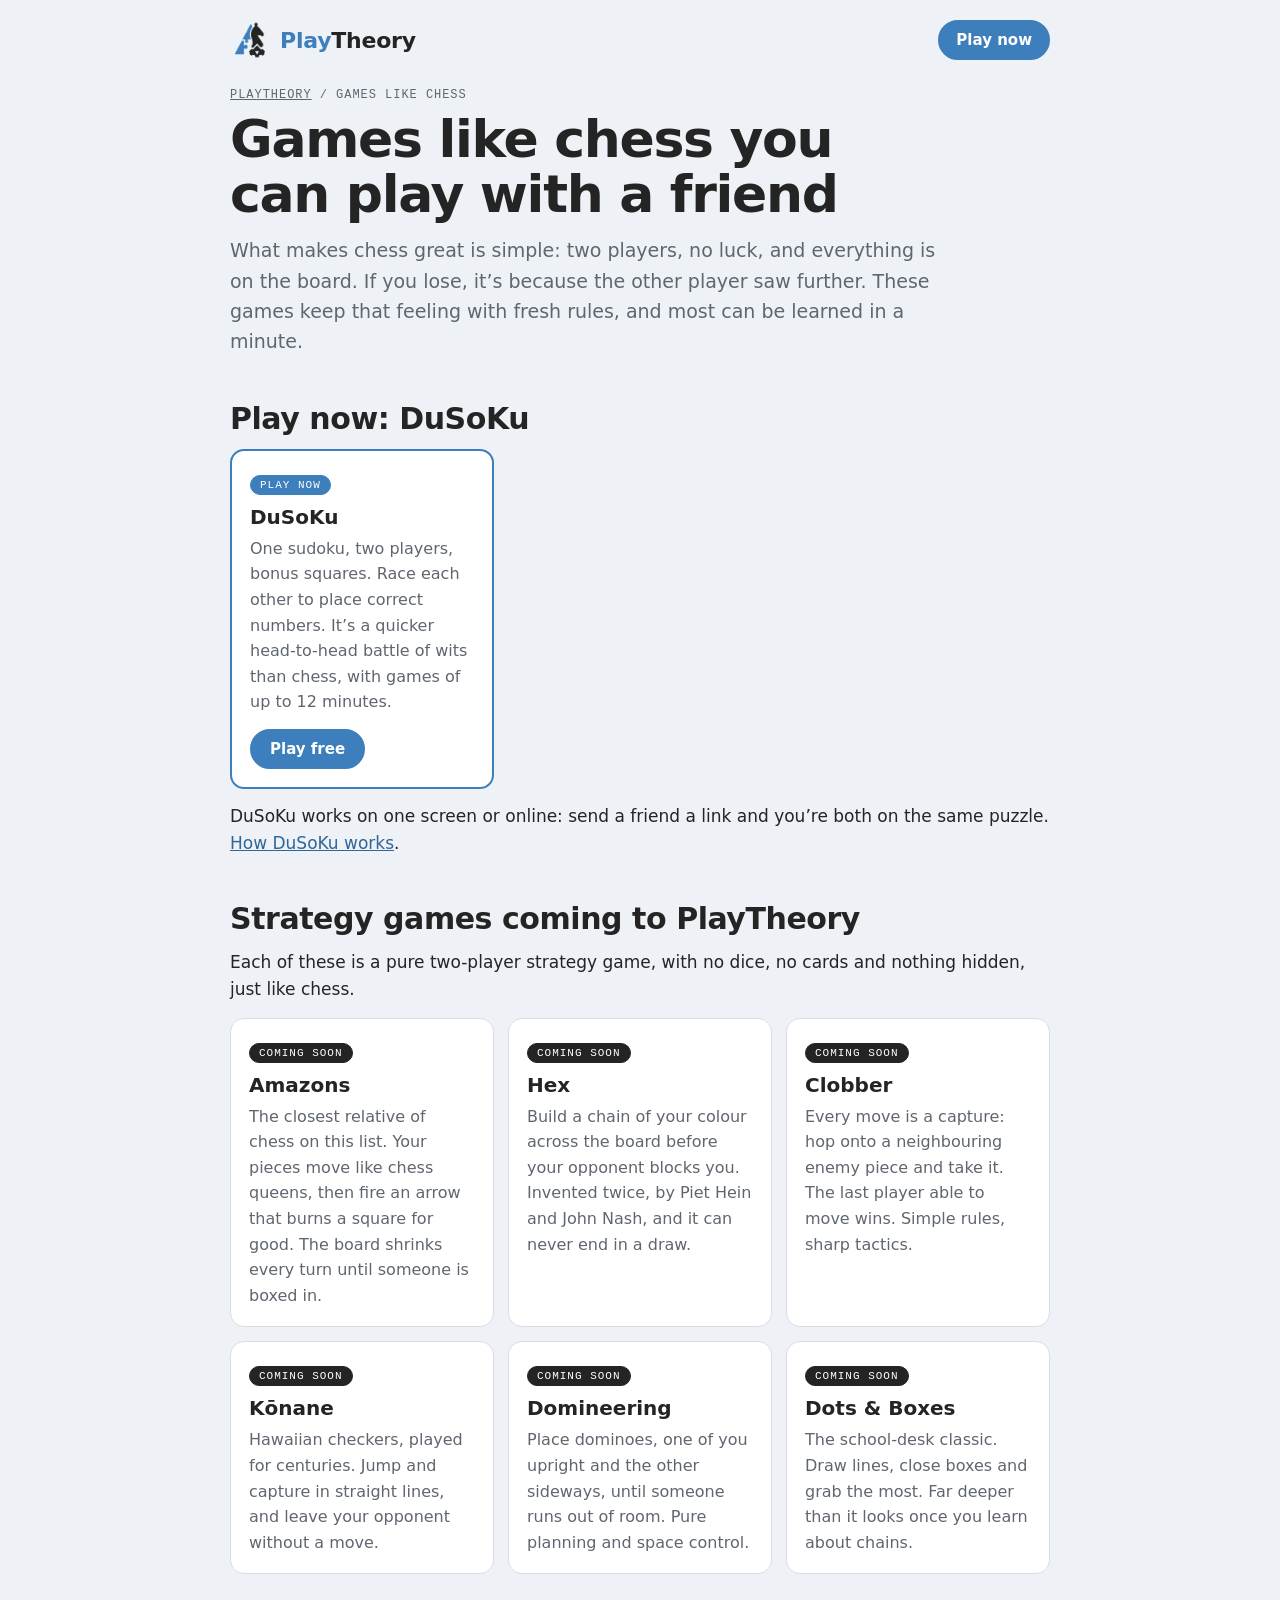
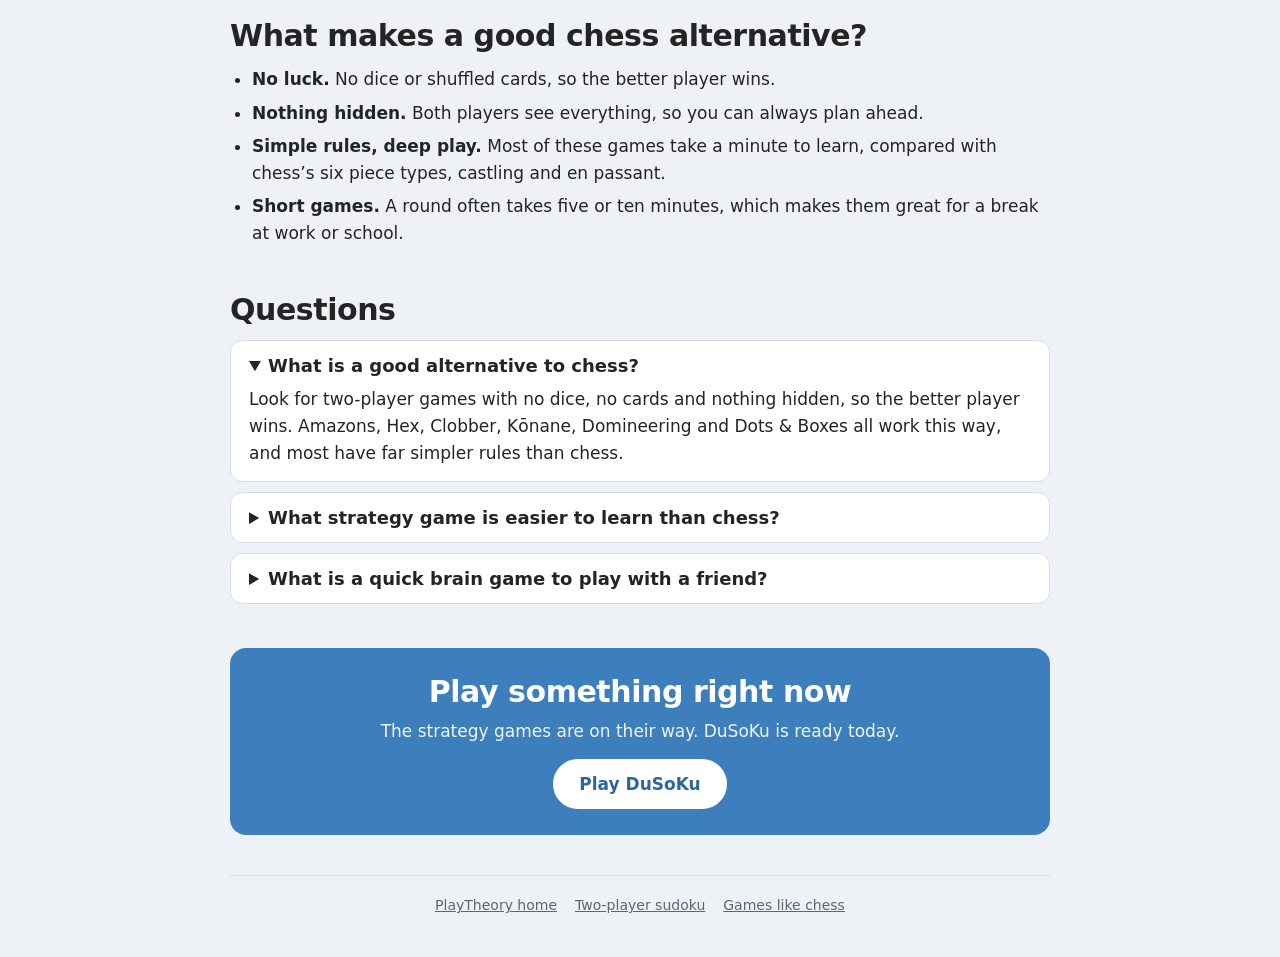
<file: games-like-chess/index.html>
<!doctype html>
<html lang="en">
<head>
<meta charset="utf-8">
<meta http-equiv="Content-Security-Policy" content="default-src 'self'; script-src 'none'; style-src 'self' https://fonts.googleapis.com; font-src https://fonts.gstatic.com; img-src 'self' data:; object-src 'none'; base-uri 'self'; form-action 'self'">
<meta name="viewport" content="width=device-width, initial-scale=1, viewport-fit=cover">
<title>Games Like Chess: Two-Player Strategy Games to Play With a Friend | PlayTheory</title>
<meta name="description" content="Looking for a chess alternative? Two-player strategy games with no luck and nothing hidden: Amazons, Hex, Clobber, Kōnane, Domineering and Dots &amp; Boxes. Play DuSoKu against a friend free today.">
<link rel="canonical" href="https://playtheoryhq.com/games-like-chess/">
<meta name="theme-color" content="#3C7FBC">
<meta property="og:type" content="article">
<meta property="og:site_name" content="PlayTheory">
<meta property="og:url" content="https://playtheoryhq.com/games-like-chess/">
<meta property="og:title" content="Games like chess you can play with a friend">
<meta property="og:description" content="Two-player strategy games with no luck and nothing hidden, and a quick head-to-head sudoku you can play right now.">
<meta property="og:image" content="https://playtheoryhq.com/og-image.png">
<meta property="og:image:width" content="1200">
<meta property="og:image:height" content="630">
<meta name="twitter:card" content="summary_large_image">
<link rel="icon" href="/favicon.ico" sizes="48x48">
<link rel="icon" type="image/svg+xml" href="/favicon.svg">
<link rel="icon" type="image/png" href="/icon-192.png" sizes="192x192">
<link rel="apple-touch-icon" href="/apple-touch-icon.png">
<link rel="manifest" href="/site.webmanifest">
<link rel="preconnect" href="https://fonts.googleapis.com">
<link rel="preconnect" href="https://fonts.gstatic.com" crossorigin>
<link rel="stylesheet" href="https://fonts.googleapis.com/css2?family=IBM+Plex+Mono:wght@500&family=Nunito:wght@700;800;900&family=Nunito+Sans:opsz,wght@6..12,400;6..12,600;6..12,700&display=swap">
<link rel="stylesheet" href="/css/page.css?v=202611251714">
<script type="application/ld+json">
{"@context":"https://schema.org","@graph":[
 {"@type":"Article","headline":"Games like chess you can play with a friend","url":"https://playtheoryhq.com/games-like-chess/",
  "image":"https://playtheoryhq.com/og-image.png","datePublished":"2026-11-01","dateModified":"2026-11-01",
  "author":{"@type":"Organization","name":"PlayTheory","url":"https://playtheoryhq.com/"},
  "publisher":{"@type":"Organization","name":"PlayTheory","logo":{"@type":"ImageObject","url":"https://playtheoryhq.com/icon-512.png"}}},
 {"@type":"BreadcrumbList","itemListElement":[
  {"@type":"ListItem","position":1,"name":"PlayTheory","item":"https://playtheoryhq.com/"},
  {"@type":"ListItem","position":2,"name":"Games like chess","item":"https://playtheoryhq.com/games-like-chess/"}]},
 {"@type":"FAQPage","mainEntity":[
  {"@type":"Question","name":"What is a good alternative to chess?","acceptedAnswer":{"@type":"Answer","text":"Look for two-player games with no dice, no cards and nothing hidden, so the better player wins. Amazons, Hex, Clobber, Kōnane, Domineering and Dots and Boxes all work this way, and most have far simpler rules than chess."}},
  {"@type":"Question","name":"What strategy game is easier to learn than chess?","acceptedAnswer":{"@type":"Answer","text":"Hex, Clobber and Domineering can each be explained in one or two sentences, yet they stay deep enough for years of play. Hex also can never end in a draw."}},
  {"@type":"Question","name":"What is a quick brain game to play with a friend?","acceptedAnswer":{"@type":"Answer","text":"DuSoKu: both players fill in the same sudoku and race for points, in games of up to 12 minutes. It is free on PlayTheory, on one screen or online with a link."}}]}
]}
</script>
</head>
<body>
<div class="wrap">
  <header class="top">
    <a class="brand" href="/"><img src="/icon-192.png" alt="" width="40" height="40"><span><span class="b">Play</span>Theory</span></a>
    <a class="btn primary" href="/#/play/duosudoku">Play now</a>
  </header>

  <main>
    <p class="crumbs"><a href="/">PlayTheory</a> / Games like chess</p>
    <h1>Games like chess you can play with a friend</h1>
    <p class="lede">What makes chess great is simple: two players, no luck, and everything is on the board. If you lose, it’s because the other player saw further. These games keep that feeling with fresh rules, and most can be learned in a minute.</p>

    <h2>Play now: DuSoKu</h2>
    <div class="cards">
      <div class="card live">
        <span class="chip on">Play now</span>
        <h3>DuSoKu</h3>
        <p>One sudoku, two players, bonus squares. Race each other to place correct numbers. It’s a quicker head-to-head battle of wits than chess, with games of up to 12 minutes.</p>
        <a class="btn primary" href="/#/play/duosudoku">Play free</a>
      </div>
    </div>
    <p>DuSoKu works on one screen or online: send a friend a link and you’re both on the same puzzle. <a href="/duo-sudoku/">How DuSoKu works</a>.</p>

    <h2>Strategy games coming to PlayTheory</h2>
    <p>Each of these is a pure two-player strategy game, with no dice, no cards and nothing hidden, just like chess.</p>
    <div class="cards">
      <div class="card"><span class="chip soon">Coming soon</span><h3>Amazons</h3><p>The closest relative of chess on this list. Your pieces move like chess queens, then fire an arrow that burns a square for good. The board shrinks every turn until someone is boxed in.</p></div>
      <div class="card"><span class="chip soon">Coming soon</span><h3>Hex</h3><p>Build a chain of your colour across the board before your opponent blocks you. Invented twice, by Piet Hein and John Nash, and it can never end in a draw.</p></div>
      <div class="card"><span class="chip soon">Coming soon</span><h3>Clobber</h3><p>Every move is a capture: hop onto a neighbouring enemy piece and take it. The last player able to move wins. Simple rules, sharp tactics.</p></div>
      <div class="card"><span class="chip soon">Coming soon</span><h3>Kōnane</h3><p>Hawaiian checkers, played for centuries. Jump and capture in straight lines, and leave your opponent without a move.</p></div>
      <div class="card"><span class="chip soon">Coming soon</span><h3>Domineering</h3><p>Place dominoes, one of you upright and the other sideways, until someone runs out of room. Pure planning and space control.</p></div>
      <div class="card"><span class="chip soon">Coming soon</span><h3>Dots &amp; Boxes</h3><p>The school-desk classic. Draw lines, close boxes and grab the most. Far deeper than it looks once you learn about chains.</p></div>
    </div>

    <h2>What makes a good chess alternative?</h2>
    <ul>
      <li><b>No luck.</b> No dice or shuffled cards, so the better player wins.</li>
      <li><b>Nothing hidden.</b> Both players see everything, so you can always plan ahead.</li>
      <li><b>Simple rules, deep play.</b> Most of these games take a minute to learn, compared with chess’s six piece types, castling and en passant.</li>
      <li><b>Short games.</b> A round often takes five or ten minutes, which makes them great for a break at work or school.</li>
    </ul>

    <h2>Questions</h2>
    <div class="faq">
      <details open><summary>What is a good alternative to chess?</summary><p>Look for two-player games with no dice, no cards and nothing hidden, so the better player wins. Amazons, Hex, Clobber, Kōnane, Domineering and Dots &amp; Boxes all work this way, and most have far simpler rules than chess.</p></details>
      <details><summary>What strategy game is easier to learn than chess?</summary><p>Hex, Clobber and Domineering can each be explained in one or two sentences, yet they stay deep enough for years of play. Hex also can never end in a draw.</p></details>
      <details><summary>What is a quick brain game to play with a friend?</summary><p>DuSoKu: you both fill in the same sudoku and race for points, in games of up to 12 minutes. It’s free here, on one screen or online with a link.</p></details>
    </div>

    <section class="end">
      <h2>Play something right now</h2>
      <p>The strategy games are on their way. DuSoKu is ready today.</p>
      <a class="btn" href="/#/play/duosudoku">Play DuSoKu</a>
    </section>
  </main>

  <footer>
    <a href="/">PlayTheory home</a>
    <a href="/duo-sudoku/">Two-player sudoku</a>
    <a href="/games-like-chess/">Games like chess</a>
  </footer>
</div>
</body>
</html>
</file>
<file: css/style.css>
/* Layout: a game table. Rules card on the left, the board on the right; stacks to one column on phones.
   Brand: PlayTheory blue #3C7FBC and charcoal #242424. Left plays blue, Right plays charcoal.
   Deliberately light-only: charcoal pieces need a light table to read. */
:root{
  --brand-blue:#3C7FBC; --charcoal:#242424;
  --bg:#eef1f5; --surface:#ffffff; --surface-2:#f4f6f9; --ink:#242424; --muted:#5f6670; --line:#d8dde5;
  --left:#3C7FBC; --left-soft:#dbe8f5; --on-left:#ffffff;
  --right:#242424; --right-soft:#e2e3e5; --on-right:#ffffff;
  --neutral:#3f9a6b; --neutral-soft:#d6eee1;
  --counter:#7a8291; --wood:#c8913a; --sq-lt:#ffffff; --sq-dk:#e6eaf0; --burn:#4a4f58;
  --f-display:"Nunito","Avenir Next",system-ui,sans-serif;
  --f-body:"Nunito Sans",system-ui,-apple-system,"Segoe UI",sans-serif;
  --f-mono:"IBM Plex Mono",ui-monospace,Menlo,monospace;
  --cell:clamp(30px,8.4vw,50px);
  color-scheme:light;
}

*{box-sizing:border-box}
[hidden]{display:none!important}
body{background:var(--bg);color:var(--ink);font-family:var(--f-body);font-size:15px;line-height:1.5;
  padding-block:20px 36px;padding-left:max(16px,env(safe-area-inset-left,0px));padding-right:max(16px,env(safe-area-inset-right,0px))}
button{font:inherit;color:inherit}
button:focus-visible,[role="button"]:focus-visible,input:focus-visible,select:focus-visible{outline:3px solid var(--ink);outline-offset:2px}
.app{max-width:1180px;margin:0 auto;display:flex;flex-direction:column;gap:20px}

/* header */
.top{display:flex;flex-wrap:wrap;gap:16px;align-items:center;justify-content:space-between}
.brand{display:flex;gap:14px;align-items:center}
.logo{width:52px;height:52px;flex:none}
.mk-b{fill:var(--brand-blue)} .mk-c{fill:var(--charcoal)}
h1 .wm-play{color:var(--brand-blue)}
h1{font-family:var(--f-display);font-weight:900;font-size:clamp(28px,4vw,38px);letter-spacing:-.015em;margin:0;line-height:1}
.tag{margin:5px 0 0;color:var(--muted);font-size:14px}
.players{display:flex;gap:10px;flex-wrap:wrap}
.pl{display:flex;align-items:center;gap:8px;background:var(--surface);border:1px solid var(--line);border-radius:999px;padding:4px 5px 4px 12px}
.pl .dot{width:12px;height:12px;border-radius:50%;flex:none}
.pL .dot{background:var(--left)} .pR .dot{background:var(--right)}
.role{font:500 11px var(--f-mono);text-transform:uppercase;letter-spacing:.09em;color:var(--muted)}
.pl input{border:0;background:var(--surface-2);border-radius:999px;padding:6px 11px;font:inherit;color:var(--ink);width:126px}

/* table */
.table{display:grid;grid-template-columns:minmax(0,330px) minmax(0,1fr);gap:20px;align-items:start}
@media (max-width:880px){.table{grid-template-columns:minmax(0,1fr)}}
.rules{background:var(--surface);border:1px solid var(--line);border-radius:14px;padding:20px 22px;display:flex;flex-direction:column;gap:12px;min-width:0}
.meta{display:flex;gap:8px;align-items:center;flex-wrap:wrap}
.chip{font:500 11px var(--f-mono);text-transform:uppercase;letter-spacing:.09em;padding:3px 9px;border-radius:999px;background:var(--surface-2);border:1px solid var(--line)}
.ref{font:500 12px var(--f-mono);color:var(--muted)}
.rules h2{font-family:var(--f-display);font-weight:800;font-size:30px;letter-spacing:-.02em;line-height:1.05;margin:0;text-wrap:balance}
.blurb{margin:0;color:var(--muted)}
.rules h3{font:500 11px var(--f-mono);text-transform:uppercase;letter-spacing:.09em;color:var(--muted);margin:4px 0 0}
.rules ol{margin:0;padding-left:20px;display:flex;flex-direction:column;gap:6px}
.win{margin:0;padding:10px 12px;border-radius:10px;background:var(--surface-2);font-size:14px}
.pick{display:flex;flex-direction:column;gap:6px;border-top:1px solid var(--line);padding-top:14px;margin-top:2px}
.pick label{font:500 11px var(--f-mono);text-transform:uppercase;letter-spacing:.09em;color:var(--muted)}
.pick select{font:inherit;color:var(--ink);background:var(--surface-2);border:1px solid var(--line);border-radius:8px;padding:8px 10px}

.play{background:var(--surface);border:1px solid var(--line);border-radius:14px;padding:16px;display:flex;flex-direction:column;gap:14px;min-width:0}
.bar{display:flex;flex-wrap:wrap;gap:12px;align-items:center;justify-content:space-between}
.turn{display:flex;align-items:center;gap:10px;font-family:var(--f-display);font-weight:600;font-size:20px;letter-spacing:-.01em}
.turn .dot{width:14px;height:14px;border-radius:50%}
.turn.t0 .dot{background:var(--left)} .turn.t1 .dot{background:var(--right)}
.turn small{font:500 11px var(--f-mono);text-transform:uppercase;letter-spacing:.09em;color:var(--muted)}
.first{display:flex;align-items:center;gap:6px}
.first span{font:500 11px var(--f-mono);text-transform:uppercase;letter-spacing:.09em;color:var(--muted);margin-right:2px}
.seg{border:1px solid var(--line);background:var(--surface);border-radius:999px;padding:5px 12px;cursor:pointer;font-size:13px}
.seg[aria-pressed="true"]#f0{background:var(--left);border-color:var(--left);color:var(--on-left)}
.seg[aria-pressed="true"]#f1{background:var(--right);border-color:var(--right);color:var(--on-right)}
.seg:disabled{cursor:not-allowed;opacity:.55}

.board{min-height:300px;display:flex;align-items:center;justify-content:flex-start;overflow-x:auto;padding:18px 12px;background:var(--surface-2);border-radius:10px;transition:box-shadow .2s}
.play[data-turn="0"] .board{box-shadow:inset 0 0 0 2px var(--left-soft)}
.play[data-turn="1"] .board{box-shadow:inset 0 0 0 2px var(--right-soft)}
.hint{margin:0;color:var(--muted);font-size:14px;min-height:1.5em}
.controls{display:flex;flex-wrap:wrap;gap:8px}
.btn{border:1px solid var(--line);background:var(--surface);border-radius:9px;padding:9px 15px;cursor:pointer;font-weight:500}
.btn:hover:not(:disabled){background:var(--surface-2)}
.btn:disabled{opacity:.5;cursor:not-allowed}
.btn.primary{background:var(--ink);color:var(--surface);border-color:var(--ink);margin-left:auto}
.btn.primary:hover{background:var(--ink);opacity:.9}
.btn.small{padding:6px 10px;font-size:13px}

.result{display:flex;flex-wrap:wrap;gap:12px;align-items:center;justify-content:space-between;padding:14px 16px;border-radius:12px;background:var(--surface-2);border:2px solid var(--line)}
.result.w0{border-color:var(--left);background:var(--left-soft)}
.result.w1{border-color:var(--right);background:var(--right-soft)}
.result b{font-family:var(--f-display);font-weight:800;font-size:24px;letter-spacing:-.02em;display:block;line-height:1.1}
.result p{margin:2px 0 0;font-size:14px}
.result .row{display:flex;gap:8px;flex-wrap:wrap}
footer{color:var(--muted);font-size:13px;text-align:center}
.foot-links{display:flex;flex-wrap:wrap;justify-content:center;gap:6px 18px;margin-bottom:8px;font-size:14px}
.foot-links a{color:var(--muted)}

/* ---------- pieces ---------- */
.sL{background:var(--left)} .sR{background:var(--right)} .sN{background:var(--neutral)}

/* heaps */
.heaps{display:flex;gap:clamp(14px,3vw,30px);align-items:flex-end;flex-wrap:wrap;justify-content:center}
.heap{display:flex;flex-direction:column;align-items:center;gap:8px}
.stack{display:flex;flex-direction:column-reverse;gap:4px;min-height:24px;justify-content:flex-start}
.ctr{width:28px;height:28px;border-radius:50%;border:0;background:var(--counter);padding:0;transition:opacity .12s,transform .12s}
.boxes .ctr{width:34px;height:24px;border-radius:4px;background:var(--wood)}
.ctr.ok{cursor:pointer}
.ctr:disabled{opacity:.45}
.ctr.doom{opacity:.2;transform:scale(.82)}
.ctr.lift{transform:translateY(-6px);outline:2px dashed var(--neutral);outline-offset:2px}
.heap-n{font:500 13px var(--f-mono);color:var(--muted);text-align:center}
.heap-n.endL{color:var(--left)} .heap-n.endR{color:var(--right)}

/* pins */
.pins{display:flex;gap:10px;align-items:flex-end;flex-wrap:wrap;justify-content:center}
.pin{width:18px;height:56px;border-radius:9px 9px 6px 6px;border:0;background:var(--counter);padding:0;cursor:pointer}
.pin.down{background:transparent;border:2px dashed var(--line);height:14px}
.pin.sel{background:var(--neutral);transform:translateY(-4px)}
.pin.pair{outline:2px dashed var(--neutral);outline-offset:3px}

/* chomp */
.chomp{display:grid;grid-template-columns:repeat(var(--w),var(--cell));gap:4px}
.bite{width:var(--cell);height:var(--cell);border-radius:5px;border:0;background:var(--wood);padding:0}
.bite.ok{cursor:pointer}
.bite.gone{background:transparent;outline:1px dashed var(--line);outline-offset:-1px}
.bite.poison{background:var(--counter);position:relative}
.bite.poison::after{content:"";position:absolute;inset:28%;border-radius:50%;border:3px solid var(--wood)}
.bite.doom{opacity:.25}

/* erosion */
.erosion{display:flex;gap:16px;flex-wrap:wrap;justify-content:center}
.ecard{background:var(--surface);border:1px solid var(--line);border-radius:12px;padding:14px;display:flex;flex-direction:column;gap:10px;width:min(230px,100%)}
.erow{display:flex;flex-direction:column;gap:5px}
.elab{font:500 12px var(--f-mono);color:var(--muted)}
.edots{display:flex;flex-wrap:wrap;gap:4px}
.ed{width:13px;height:13px;border-radius:50%}
.eL{background:var(--left)} .eR{background:var(--right)}

/* cherries */
.cherries{display:flex;gap:8px;flex-wrap:wrap;justify-content:center;align-items:center}
.cherry{width:40px;height:40px;border-radius:50%;border:0;padding:0;position:relative}
.cherry.ok{cursor:pointer;box-shadow:0 0 0 3px var(--surface),0 0 0 5px var(--ink)}
.cherry.doom{opacity:.2}

/* toppling dominoes */
.dominoes{display:flex;gap:8px;align-items:flex-end;flex-wrap:wrap;justify-content:center}
.dom{width:30px;height:78px;border-radius:5px;position:relative;display:flex;transition:transform .15s,opacity .15s;border:2px solid transparent}
.dom.dL{background:var(--left)} .dom.dR{background:var(--right)} .dom.dN{background:var(--neutral)}
.dom .half{flex:1;border:0;background:transparent;padding:0;cursor:pointer;color:var(--on-left);font-weight:700;opacity:0}
.dom.dR .half{color:var(--on-right)}
.dom .half:hover,.dom .half:focus-visible{opacity:1;background:color-mix(in srgb,var(--surface) 22%,transparent)}
.dom.ok{border-color:var(--ink)}
.dom.fallL{transform:rotate(-14deg);opacity:.35;transform-origin:bottom left}
.dom.fallR{transform:rotate(14deg);opacity:.35;transform-origin:bottom right}

/* grids */
.grid{display:grid;grid-template-columns:repeat(var(--c),var(--cell));gap:4px}
.tile{width:var(--cell);height:var(--cell);border-radius:6px;background:var(--surface);border:1px solid var(--line);padding:0;position:relative}
button.tile:not(:disabled){cursor:pointer}
.tile.block{background:transparent;border:1px dashed var(--line)}
.tile.piece.oL{background:var(--left);border-color:var(--left)}
.tile.piece.oR{background:var(--right);border-color:var(--right)}
.tile.piece.oN{background:var(--neutral);border-color:var(--neutral)}
.tile.kV1{border-bottom-left-radius:0;border-bottom-right-radius:0}
.tile.kV1::after{content:"";position:absolute;left:-1px;right:-1px;bottom:-6px;height:6px;background:inherit}
.tile.kV2{border-top-left-radius:0;border-top-right-radius:0}
.tile.kH1{border-top-right-radius:0;border-bottom-right-radius:0}
.tile.kH1::after{content:"";position:absolute;top:-1px;bottom:-1px;right:-6px;width:6px;background:inherit}
.tile.kH2{border-top-left-radius:0;border-bottom-left-radius:0}
.tile.gL{background:var(--left-soft);border-color:var(--left)}
.tile.gR{background:var(--right-soft);border-color:var(--right)}
.tile.sel{background:var(--neutral);border-color:var(--neutral)}
.tile.cand{background:var(--neutral-soft);border-color:var(--neutral)}

.board-grid{gap:0;border:2px solid var(--line);border-radius:8px;overflow:hidden}
.sqr{width:var(--cell);height:var(--cell);background:var(--sq-lt);display:grid;place-items:center;position:relative}
.sqr.dk{background:var(--sq-dk)}
.sqr.burn{background:var(--burn)}
.stone{width:72%;height:72%;border-radius:50%;border:0;padding:0;display:block}
button.stone{cursor:pointer;box-shadow:0 0 0 2px var(--surface-2),0 0 0 4px var(--ink)}
.stone.sel{box-shadow:0 0 0 3px var(--surface-2),0 0 0 6px var(--neutral);transform:scale(1.05)}
.queen{width:78%;height:78%;border-radius:50%;border:0;padding:0;display:grid;place-items:center;color:var(--on-left);font-size:calc(var(--cell)*.48);line-height:1;font-variant-emoji:text}
button.queen{cursor:pointer;box-shadow:0 0 0 2px var(--surface-2),0 0 0 4px var(--ink)}
.queen.sR{color:var(--on-right)}
.queen.sel{box-shadow:0 0 0 3px var(--surface-2),0 0 0 6px var(--neutral)}
.tgt{position:absolute;inset:0;border:0;background:transparent;cursor:pointer;display:grid;place-items:center;padding:0}
.tgt::before{content:"";width:30%;height:30%;border-radius:50%;background:var(--neutral);opacity:.75}
.tgt.cap::before{width:86%;height:86%;background:transparent;border:3px solid var(--neutral);position:absolute}
.tgt .stone{opacity:.8}
.tgt.arrow::before{border-radius:3px;width:40%;height:40%;background:var(--burn);opacity:.55}
.tgt:hover::before,.tgt:focus-visible::before{opacity:1}

/* strips */
.strips{display:flex;flex-direction:column;gap:12px;align-items:center}
.strip{display:flex;gap:4px;padding:6px;border-radius:10px;background:var(--surface);border:1px solid var(--line)}
.sq{width:var(--cell);height:var(--cell);border-radius:6px;background:var(--surface-2);display:grid;place-items:center;position:relative}
.sq .stone{width:74%;height:74%}
.sq.chg .stone{opacity:.3}
.ghost{position:absolute;width:74%;height:74%;border-radius:50%;opacity:.55;outline:2px dashed var(--ink);outline-offset:-2px}
.sq .num{position:absolute;top:2px;left:5px;font:500 10px var(--f-mono);color:var(--muted)}
.sq .tgt::before{width:26%;height:26%}

/* svg boards */
.svgb{width:100%;height:auto;max-width:var(--mw,560px);display:block;overflow:visible}
.ground{stroke:var(--ink);stroke-width:6;stroke-linecap:round}
.node{fill:var(--ink)}
.edge .stem{stroke-width:8;stroke-linecap:round}
.eL .stem{stroke:var(--left)} .eR .stem{stroke:var(--right)} .eN .stem{stroke:var(--neutral)}
.hit{stroke:transparent;stroke-width:26;cursor:pointer;pointer-events:stroke}
.edge.doom .stem{opacity:.2;stroke-dasharray:6 6}
.edge.ok:hover .stem,.edge.ok .hit:focus-visible ~ .stem{stroke-width:11}
.hit:focus-visible{outline:none;stroke:var(--line)}

.dv{stroke:var(--line);stroke-width:4;stroke-dasharray:2 7;stroke-linecap:round}
.dl.on .dv{stroke-dasharray:none;stroke-width:6}
.dl.on.p0 .dv{stroke:var(--left)} .dl.on.p1 .dv{stroke:var(--right)}
.dl.free.t0:hover .dv,.dl.free.t0:focus-within .dv{stroke:var(--left);stroke-dasharray:none;stroke-width:6;opacity:.55}
.dl.free.t1:hover .dv,.dl.free.t1:focus-within .dv{stroke:var(--right);stroke-dasharray:none;stroke-width:6;opacity:.55}
.dhit{stroke:transparent;stroke-width:22;cursor:pointer;pointer-events:stroke}
.dhit:focus-visible{outline:none}
.dot{fill:var(--ink)}
.bx0{fill:var(--left-soft)} .bx1{fill:var(--right-soft)}
.bxt{font:600 18px var(--f-display);text-anchor:middle;dominant-baseline:central}
.bxt.t0{fill:var(--left)} .bxt.t1{fill:var(--right)}

.hexcell{fill:var(--surface);stroke:var(--line);stroke-width:1.5}
.hexcell.hL{fill:var(--left);stroke:var(--left)} .hexcell.hR{fill:var(--right);stroke:var(--right)}
.hexcell.ok{cursor:pointer}
.hexcell.ok.t0:hover,.hexcell.ok.t0:focus-visible{fill:var(--left-soft);outline:none}
.hexcell.ok.t1:hover,.hexcell.ok.t1:focus-visible{fill:var(--right-soft);outline:none}
.hexedge{fill:none;stroke-width:7;stroke-linejoin:round;stroke-linecap:round}
.hexedge.eL{stroke:var(--left)} .hexedge.eR{stroke:var(--right)}

.gedge{stroke:var(--line);stroke-width:5}
.gv{fill:var(--surface);stroke:var(--ink);stroke-width:2.5}
.gv.cL{fill:var(--left);stroke:var(--left)} .gv.cR{fill:var(--right);stroke:var(--right)}
.gv.ok{cursor:pointer}
.gv.ok.t0:hover,.gv.ok.t0:focus-visible{fill:var(--left-soft);outline:none}
.gv.ok.t1:hover,.gv.ok.t1:focus-visible{fill:var(--right-soft);outline:none}
.gv.no{opacity:.35}

.stars{display:flex;gap:14px;flex-wrap:wrap;justify-content:center}
.star{width:140px;height:140px;background:var(--surface);border:1px solid var(--line);border-radius:12px;overflow:visible}
.sedge{stroke:var(--ink);stroke-width:3}
.sv{stroke:var(--surface);stroke-width:3}
.sv.sL{fill:var(--left)} .sv.sR{fill:var(--right)}
.sv.ok{cursor:pointer;stroke:var(--ink)}
.sv.ok:focus-visible{outline:none;stroke-width:5}
.star.fade *,.fade{opacity:.18}

/* 3 to 15 */
.c15{display:flex;flex-direction:column;gap:18px;align-items:center;width:100%}
.deck{display:grid;grid-template-columns:repeat(9,minmax(0,1fr));gap:6px;width:min(100%,520px)}
.card15{aspect-ratio:3/4;max-width:100%;border-radius:8px;border:1px solid var(--line);background:var(--surface);font:800 clamp(18px,4vw,26px) var(--f-display);display:grid;place-items:center;padding:0}
button.card15:not(:disabled){cursor:pointer}
button.card15:not(:disabled):hover{transform:translateY(-3px)}
.card15.taken{opacity:.25}
.hands{display:grid;grid-template-columns:1fr 1fr;gap:12px;width:min(100%,520px)}
.hand{border-radius:10px;padding:10px 12px;background:var(--surface);border:1px solid var(--line);min-width:0}
.hand.h0{border-color:var(--left)} .hand.h1{border-color:var(--right)}
.hand .cards{display:flex;gap:5px;flex-wrap:wrap;margin-top:6px;min-height:32px}
.hand .cards span{width:26px;height:32px;border-radius:5px;display:grid;place-items:center;font:800 15px var(--f-display);color:var(--on-left)}
.h1 .cards span{color:var(--on-right)}
.h0 .cards span{background:var(--left)} .h1 .cards span{background:var(--right)}


/* ================= v3: sound, intro, demo, motion ================= */
.top-right{display:flex;gap:10px;flex-wrap:wrap;align-items:center}
.sound{display:flex;gap:6px}
.tog{display:inline-flex;align-items:center;gap:6px;border:1px solid var(--line);background:var(--surface);border-radius:999px;padding:6px 12px;cursor:pointer;font-size:13px;font-weight:600}
.tog svg{width:16px;height:16px}
.tog[aria-pressed="false"]{color:var(--muted)}
.tog[aria-pressed="false"] .on{display:none}
.tog[aria-pressed="true"] .off{display:none}
.tog[aria-pressed="true"]{border-color:var(--brand-blue);color:var(--brand-blue)}
.nowplaying{font:500 12px var(--f-mono);color:var(--muted);display:flex;align-items:center;gap:6px}
.eq{display:inline-flex;gap:2px;align-items:flex-end;height:12px}
.eq i{width:3px;background:var(--brand-blue);border-radius:1px;height:4px}
.playing .eq i{animation:eq .9s ease-in-out infinite}
.playing .eq i:nth-child(2){animation-delay:.2s}.playing .eq i:nth-child(3){animation-delay:.45s}
@keyframes eq{0%,100%{height:3px}50%{height:12px}}

.play{position:relative;overflow:hidden}
.board.busy{pointer-events:none}
.turn.bump{animation:bump .35s ease-out}
@keyframes bump{0%{transform:translateY(6px);opacity:.3}100%{transform:none;opacity:1}}

/* intro: entering a game */
.intro{position:absolute;inset:0;z-index:5;display:grid;place-items:center;padding:24px;
  background:radial-gradient(120% 90% at 20% 10%,color-mix(in srgb,var(--brand-blue) 92%,#fff) 0%,var(--brand-blue) 45%,color-mix(in srgb,var(--brand-blue) 55%,var(--charcoal)) 100%);
  color:#fff;overflow:hidden;transition:opacity .5s ease,transform .6s cubic-bezier(.2,.8,.2,1)}
.intro.out{opacity:0;transform:scale(1.08);pointer-events:none}
.intro-inner{position:relative;z-index:2;text-align:center;display:flex;flex-direction:column;gap:12px;align-items:center;max-width:520px}
.intro .chip{background:rgba(255,255,255,.14);border-color:rgba(255,255,255,.35);color:#fff}
.intro-title{font-family:var(--f-display);font-weight:900;font-size:clamp(38px,7vw,68px);line-height:.95;letter-spacing:-.02em;margin:0;text-wrap:balance}
.intro-title .w{display:inline-block;white-space:nowrap}
.intro-title .l{display:inline-block;animation:rise .6s cubic-bezier(.2,.9,.3,1.3) both;animation-delay:calc(var(--i)*35ms + .15s)}
@keyframes rise{from{opacity:0;transform:translateY(40px) rotate(8deg) scale(.7)}}
.intro p{margin:0;opacity:.92;animation:fadeup .6s .55s both}
.intro .mood{font:500 13px var(--f-mono);letter-spacing:.06em;display:flex;gap:8px;align-items:center;animation:fadeup .6s .7s both}
.intro .mood .eq i{background:#fff}
.intro .go{animation:fadeup .6s .85s both;background:#fff;color:var(--charcoal);border:0;border-radius:999px;padding:13px 26px;font:800 16px var(--f-display);cursor:pointer;box-shadow:0 10px 30px rgba(0,0,0,.25)}
.intro .go:hover{transform:translateY(-2px)}
@keyframes fadeup{from{opacity:0;transform:translateY(14px)}}
.motif{position:absolute;inset:0;z-index:1;pointer-events:none}
.motif i{position:absolute;left:var(--x);top:var(--y);width:var(--s);height:var(--s);opacity:.22;animation:drift var(--t) ease-in-out infinite alternate;animation-delay:var(--d)}
.motif .m-disc{border-radius:50%;background:#fff}
.motif .m-dark{background:var(--charcoal)!important;opacity:.35}
.motif .m-box{border-radius:4px;background:#fff}
.motif .m-tile{border-radius:5px;background:#fff;height:calc(var(--s)*2)}
.motif .m-pin{border-radius:999px;background:#fff;height:calc(var(--s)*2.6);width:calc(var(--s)*.6)}
.motif .m-hex{background:#fff;clip-path:polygon(50% 0,100% 25%,100% 75%,50% 100%,0 75%,0 25%)}
.motif .m-card{border-radius:6px;background:#fff;height:calc(var(--s)*1.35)}
.motif .m-edge{background:#fff;height:calc(var(--s)*2.2);width:6px;border-radius:3px}
@keyframes drift{from{transform:translate(0,0) rotate(0)}to{transform:translate(var(--dx),var(--dy)) rotate(var(--r))}}

/* board entry */
.popin{animation:popin .45s cubic-bezier(.2,.9,.3,1.25) backwards;animation-delay:var(--pd,0ms);transform-box:fill-box;transform-origin:center}
@keyframes popin{from{opacity:0;transform:scale(.4) translateY(10px)}}
.board.entering{animation:zoomin .7s cubic-bezier(.2,.8,.2,1)}
@keyframes zoomin{from{transform:scale(1.12);filter:blur(6px);opacity:.2}}

/* move animations */
.fly{transition:transform .28s cubic-bezier(.5,0,.8,.3),opacity .28s!important;transform:translateY(-30px) scale(.5) rotate(-12deg)!important;opacity:0!important}
.split{transition:transform .3s cubic-bezier(.2,.9,.3,1.3)!important;transform:translate(16px,-14px)!important}
.knock{transition:transform .3s cubic-bezier(.6,0,.9,.4),opacity .3s .1s!important;transform-origin:bottom center;transform:rotate(85deg) translateY(10px)!important;opacity:0!important}
.crumble{transition:transform .3s ease-in,opacity .3s!important;transform:scale(.15) rotate(35deg)!important;opacity:0!important}
.stamp{animation:stamp .22s ease-out}
@keyframes stamp{0%{transform:scale(1.35)}100%{transform:scale(1)}}
.tl,.tr{transition:transform .22s cubic-bezier(.6,0,1,.6),opacity .25s .1s!important;opacity:.0!important}
.tl{transform-origin:bottom left!important;transform:rotate(-82deg)!important}
.tr{transform-origin:bottom right!important;transform:rotate(82deg)!important}
.edge.fall{transition:transform .8s cubic-bezier(.45,0,.9,.5),opacity .8s;transform-box:view-box;transform:translate(var(--fx),160px) rotate(var(--fr));opacity:0}
.shake{animation:shake .4s}
@keyframes shake{20%{transform:translate(-4px,2px)}40%{transform:translate(4px,-2px)}60%{transform:translate(-3px,1px)}80%{transform:translate(2px,0)}}
.fxcanvas{position:fixed;inset:0;width:100vw;height:100vh;pointer-events:none;z-index:50}

/* burned squares (Amazons) */
.sqr.burn{background:
  radial-gradient(circle at 28% 32%,#5d2a12 0 7%,transparent 8%),
  radial-gradient(circle at 70% 62%,#6a2f10 0 6%,transparent 7%),
  radial-gradient(circle at 45% 78%,#3c1d0e 0 5%,transparent 6%),
  linear-gradient(160deg,#3a332e,#1f1b18)}
.sqr.burn::after{content:"";position:absolute;inset:0;background:radial-gradient(circle at 50% 60%,rgba(255,120,30,.35),transparent 60%);animation:ember 2.6s ease-in-out infinite alternate}
@keyframes ember{from{opacity:.25}to{opacity:.8}}
.sqr.burn.fresh::before{content:"";position:absolute;left:12%;right:12%;bottom:8%;height:95%;z-index:1;
  background:radial-gradient(50% 70% at 50% 100%,#fff3b0 0 18%,#ffb22e 35%,#ff5a12 60%,transparent 72%);
  filter:blur(1px);transform-origin:bottom center;animation:flame .18s ease-in-out infinite alternate,flameout 1.6s ease-in forwards}
@keyframes flame{from{transform:scaleY(.85) skewX(-4deg)}to{transform:scaleY(1.1) skewX(4deg)}}
@keyframes flameout{0%{opacity:1}70%{opacity:.8}100%{opacity:0;transform:scaleY(.3)}}

/* demo: watch a round */
.demo{display:flex;flex-direction:column;gap:8px}
.demo-box{--cell:20px;position:relative;background:var(--surface-2);border-radius:10px;padding:12px;min-height:150px;display:grid;place-items:center;overflow:hidden;pointer-events:none;user-select:none}
.demo-box > *{max-width:100%}
.demo-box .svgb{max-width:100%!important}
.demo-box .ctr{width:14px;height:14px}
.demo-box .boxes .ctr{width:18px;height:12px}
.demo-box .heaps,.demo-box .pins,.demo-box .dominoes,.demo-box .cherries{gap:6px}
.demo-box .stack{gap:2px}
.demo-box .pin{width:9px;height:30px}
.demo-box .dom{width:14px;height:38px}
.demo-box .cherry{width:20px;height:20px}
.demo-box .ecard{padding:8px;gap:6px;width:auto}
.demo-box .ed{width:8px;height:8px}
.demo-box .btn{display:none}
.demo-box .star{width:84px;height:84px}
.demo-box .heap-n,.demo-box .elab,.demo-box .num{font-size:10px}
.demo-box .card15{font-size:13px}
.demo-box .hand{padding:6px}
.demo-box .hand .cards span{width:16px;height:20px;font-size:11px}
.demo-cap{display:flex;align-items:center;gap:8px;font-size:13px;color:var(--muted);min-height:20px}
.demo-cap .dot{width:10px;height:10px;border-radius:50%;flex:none}
.demo-cap .d0{background:var(--left)} .demo-cap .d1{background:var(--right)}
.d-out{animation:dout .65s ease-in-out both;transform-box:fill-box;transform-origin:center}
@keyframes dout{0%{opacity:1}50%{opacity:.25;transform:scale(1.15)}100%{opacity:.25;transform:scale(.9)}}
.d-in{animation:din .5s cubic-bezier(.2,.9,.3,1.3) backwards;transform-box:fill-box;transform-origin:center}
@keyframes din{from{opacity:0;transform:scale(.5)}}

/* ================= home: pick a game ================= */
.home{display:flex;flex-direction:column;gap:16px}
.home-hero{display:flex;flex-wrap:wrap;gap:16px;align-items:flex-end;justify-content:space-between;padding:22px 24px;border-radius:16px;color:#fff;
  background:radial-gradient(120% 140% at 0% 0%,color-mix(in srgb,var(--brand-blue) 85%,#fff) 0%,var(--brand-blue) 45%,color-mix(in srgb,var(--brand-blue) 55%,var(--charcoal)) 100%)}
.home-hero h2{font-family:var(--f-display);font-weight:900;font-size:clamp(30px,5vw,44px);letter-spacing:-.02em;line-height:1;margin:0 0 8px}
.home-hero p{margin:0;max-width:56ch;opacity:.92}
.surprise{display:inline-flex;align-items:center;gap:8px;background:#fff;color:var(--charcoal);border:0;border-radius:999px;box-shadow:0 8px 24px rgba(0,0,0,.2)}
.surprise svg{width:20px;height:20px}
.surprise:hover{transform:translateY(-1px)}
.filters{display:flex;gap:8px;flex-wrap:wrap}
.fchip{border:1px solid var(--line);background:var(--surface);border-radius:999px;padding:7px 14px;font-weight:600;font-size:14px;cursor:pointer}
.fchip[aria-pressed="true"]{background:var(--ink);border-color:var(--ink);color:#fff}
.cards{display:grid;grid-template-columns:repeat(auto-fill,minmax(250px,1fr));gap:14px}
.gcard{display:flex;flex-direction:column;text-align:left;padding:0;border:1px solid var(--line);border-radius:14px;background:var(--surface);overflow:hidden;cursor:pointer;color:inherit;font:inherit;
  transition:transform .15s ease,box-shadow .15s ease,border-color .15s}
.gcard:hover,.gcard:focus-visible{transform:translateY(-3px);box-shadow:0 12px 28px rgba(36,36,36,.14);border-color:var(--brand-blue)}
.gcard.is-new{border:2px solid var(--brand-blue)}
.gcard.upcoming{cursor:default;border-style:dashed}
.gcard.upcoming:hover,.gcard.upcoming:focus-visible{transform:none;box-shadow:none;border-color:var(--line)}
.gcard.upcoming .gprev{filter:grayscale(1);opacity:.45}
.gcard.upcoming h3,.gcard.upcoming p{opacity:.7}
.chip.upcoming{background:var(--charcoal);border-color:var(--charcoal);color:#fff}
.gprev{height:150px;background:var(--surface-2);display:grid;place-items:center;overflow:hidden;pointer-events:none;position:relative;--cell:22px}
.gprev > *{zoom:var(--fit,1);max-width:none}
.gprev .svgb{width:300px;max-width:none}
.gbody{padding:12px 14px 14px;display:flex;flex-direction:column;gap:6px}
.gmeta{display:flex;gap:6px;flex-wrap:wrap}
.gmeta .chip{font-size:10px;padding:2px 7px}
.chip.new{background:var(--brand-blue);border-color:var(--brand-blue);color:#fff}
.gcard h3{font-family:var(--f-display);font-weight:800;font-size:20px;letter-spacing:-.01em;margin:0;line-height:1.15}
.gcard p{margin:0;color:var(--muted);font-size:14px;display:-webkit-box;-webkit-line-clamp:2;-webkit-box-orient:vertical;overflow:hidden}
.home-sub{font-family:var(--f-display);font-weight:800;font-size:20px;margin:6px 0 -4px;letter-spacing:-.01em}
.gcard.feat{display:grid;grid-template-columns:minmax(0,1fr) minmax(0,1.2fr);border:2px solid var(--brand-blue);min-height:0}
.feat .feat-prev{height:250px;min-height:0}
.feat .gbody{padding:22px 28px;gap:10px;justify-content:center}
.feat h3{font-size:clamp(26px,3.4vw,34px);font-weight:900;letter-spacing:-.02em}
.feat p{font-size:16px;-webkit-line-clamp:4}
.feat .gmeta .chip{font-size:11px;padding:3px 9px}
.feat .feat-go{align-self:flex-start;margin:6px 0 0;padding:12px 22px;font-size:16px;pointer-events:none}
.crumb{display:flex;align-items:center;gap:8px;margin-bottom:-6px}
.back{font-weight:700}

/* ================= DuSoKu ================= */
.sdk{--sk:clamp(32px,9.4vw,48px);display:flex;flex-direction:column;align-items:center;gap:12px}
.sdk-setup{display:flex;flex-direction:column;gap:8px;padding:10px 12px;border-radius:12px;background:var(--surface);border:1px solid var(--line);width:100%;max-width:calc(var(--sk)*9 + 18px)}
.sdk-setup.big{gap:12px;padding:16px;max-width:460px}
.sdk-setup.big h3{margin:0 0 2px;font:800 20px var(--f-display);letter-spacing:-.01em}
.sdk-start{width:100%;margin:6px 0 0!important;justify-content:center}
.sdk-start:disabled{opacity:.55;cursor:default}
.sdk-sum{font:500 11.5px var(--f-mono);color:var(--muted);text-align:center;padding:2px 10px;border-radius:999px;background:rgba(255,255,255,.75)}
.demo-box .sdk-sum,.gprev .sdk-sum{display:none}
.sdk-opt{display:flex;align-items:center;gap:6px;flex-wrap:wrap}
.sdk-opt .role{min-width:58px}
.sdk-opt .seg[aria-pressed="true"]{background:var(--ink);border-color:var(--ink);color:#fff}
.soon{font:500 10px var(--f-mono);text-transform:uppercase;letter-spacing:.06em;background:var(--surface-2);border-radius:999px;padding:1px 6px;margin-left:2px}
.sdk-scores{display:grid;grid-template-columns:1fr 1fr;gap:8px;width:100%;max-width:calc(var(--sk)*9 + 18px)}
.sdk-score{display:flex;align-items:center;gap:8px;padding:8px 12px;border-radius:12px;background:var(--surface);border:2px solid var(--line);min-width:0;transition:border-color .2s,box-shadow .2s}
.sdk-score .dot{width:12px;height:12px;border-radius:50%;flex:none}
.sdk-score.s0 .dot{background:var(--left)} .sdk-score.s1 .dot{background:var(--right)}
.sdk-score .nm{flex:1;min-width:0;overflow:hidden;text-overflow:ellipsis;white-space:nowrap;font-weight:600}
.sdk-score b{font:800 22px var(--f-display)}
.sdk-score.on.s0{border-color:var(--left);box-shadow:0 0 0 3px var(--left-soft)}
.sdk-score.on.s1{border-color:var(--right);box-shadow:0 0 0 3px var(--right-soft)}
.sdk-score.out{opacity:.6}
.sdk-clock{font:500 13px var(--f-mono);color:var(--muted);padding:2px 6px;border-radius:6px;background:var(--surface-2)}
.sdk-clock.low{color:#fff;background:#c0392b;animation:livepulse 1s ease-in-out infinite}
.sdk-grid{display:grid;grid-template-columns:repeat(3,auto);gap:3px;border:3px solid var(--ink);border-radius:8px;overflow:hidden;background:var(--ink)}
.sdk-box{display:grid;grid-template-columns:repeat(3,var(--sk));gap:1px;background:color-mix(in srgb,var(--ink) 35%,transparent)}
.sc{width:var(--sk);height:var(--sk);border:0;padding:0;margin:0;background:var(--surface);position:relative;display:grid;place-items:center;font:700 calc(var(--sk)*.52) var(--f-display);color:var(--ink);cursor:pointer}
div.sc{cursor:default}
/* board colours come from the palette the player picks (body[data-pal], set by Skins; the choices are listed in
   Skins.PALETTES). --sk-* is the plain look, --skt-* the themed one (js/skins.js). Calm is the default (owner, 2026-11-09):
   every number black and filled squares plain, so only open ×2 and ×3 squares are tinted. Classic is the old look. */
body{--sk-g:var(--ink);--sk-o0:var(--ink);--sk-o1:var(--ink);--sk-o0bg:var(--surface);--sk-o1bg:var(--surface);--sk-b2:#fbf1d4;--sk-b3:#f9e3cf;
  --sk-gw:800;--sk-ow:800;--sk-tag2:#9a6a00;--sk-tag3:#b5530b;
  --skt-cell:linear-gradient(#fbf7ee,#efe6d2);--skt-g:#242424;--skt-o0bg:var(--skt-cell);--skt-o1bg:var(--skt-cell);--skt-b2:#f7ebc6;--skt-b3:#f5dcc3}
body[data-pal="classic"]{--sk-g:#9aa1ab;--sk-gw:600;--sk-ow:900;--sk-o0:var(--left);--sk-o1:var(--right);--sk-o0bg:var(--left-soft);--sk-o1bg:var(--right-soft);
  --sk-b2:#fff6d6;--sk-b3:#ffe3c2;--skt-g:#a08a6c;--skt-o0bg:linear-gradient(#e4eef8,#cfe0f2);--skt-o1bg:linear-gradient(#e6e3dc,#d3cec4);
  --skt-b2:radial-gradient(circle at 50% 40%,#fff3c4,#f3d77a);--skt-b3:radial-gradient(circle at 50% 40%,#ffe0b8,#f0a64a)}
body[data-pal="mint"]{--sk-b2:#e3f3e9;--sk-b3:#cdeadb;--skt-b2:#dcefe0;--skt-b3:#c6e3cf;--sk-tag2:#2f7d55;--sk-tag3:#1d6542}
body[data-pal="lavender"]{--sk-b2:#efe9fa;--sk-b3:#e1d6f5;--skt-b2:#e9e1f4;--skt-b3:#dacdef;--sk-tag2:#6a4fb0;--sk-tag3:#523798}
.sc.g{background:var(--surface);color:var(--sk-g)}
.sc .dg{font-weight:var(--sk-ow)} .sc.g .dg{font-weight:var(--sk-gw)}
.sc.o0{color:var(--sk-o0)} .sc.o1{color:var(--sk-o1)}
.sc.b2{background:var(--sk-b2)} .sc.b3{background:var(--sk-b3)}
.sc.o0{background:var(--sk-o0bg)} .sc.o1{background:var(--sk-o1bg)}
.sc.peer{background:#edf3fa} .sc.g.peer{background:#e3ebf5}
.sc.same{background:#d6e6f6}
.sc.sel{background:#bfd6ef;outline:3px solid var(--brand-blue);outline-offset:-3px;z-index:1}
.sc.last .dg{animation:stamp .3s ease-out}
.sc.bad{background:#fbd5d0!important}
.bb-tag{position:absolute;top:2px;right:3px;font:800 calc(var(--sk)*.26) var(--f-display);color:var(--sk-tag2);line-height:1}
.sc.b3 .bb-tag{color:var(--sk-tag3)}
.sdk-float{position:absolute;left:50%;top:10%;transform:translate(-50%,0);font:900 calc(var(--sk)*.4) var(--f-display);pointer-events:none;animation:floatup .9s ease-out forwards;z-index:3;text-shadow:0 1px 0 #fff}
.sdk-float.f0{color:var(--left)} .sdk-float.f1{color:var(--right)} .sdk-float.bad{color:#c0392b}
@keyframes floatup{from{opacity:1;transform:translate(-50%,0) scale(.8)}to{opacity:0;transform:translate(-50%,-140%) scale(1.25)}}
.sdk-worth{display:grid;grid-template-columns:repeat(9,minmax(0,1fr));gap:3px;padding:5px;border-radius:10px;background:var(--surface);border:1px solid var(--line);width:100%;max-width:calc(var(--sk)*9 + 18px)}
.sdk-worth .wv{display:flex;flex-direction:column;align-items:center;line-height:1.1;padding:3px 0;border-radius:6px;background:var(--surface-2)}
.sdk-worth b{font:800 15px var(--f-display)}
.sdk-worth span{font:800 13px var(--f-mono);color:var(--brand-blue)}
.sdk-worth .wv[style]{background:hsl(var(--h) 75% 90%);box-shadow:inset 0 0 0 1.5px hsl(var(--h) 55% 55%)}
.sdk-worth .wv[style] span{color:hsl(var(--h) 70% 30%)}
.sdk-worth .done{opacity:.35}
.demo-box .sdk-worth,.gprev .sdk-worth{display:none}
.sdk-pad{display:grid;grid-template-columns:repeat(9,minmax(0,1fr));gap:5px;width:100%;max-width:calc(var(--sk)*9 + 18px)}
.sdk-pad .key{aspect-ratio:1/1.15;border-radius:9px;border:1px solid var(--line);background:var(--surface);font:800 20px var(--f-display);cursor:pointer;display:flex;flex-direction:column;align-items:center;justify-content:center;gap:0;padding:0;box-shadow:0 2px 0 var(--line)}
.sdk-pad .key small{font:500 10px var(--f-mono);color:var(--muted)}
.sdk-pad .key:not(:disabled):hover{background:var(--left-soft);border-color:var(--left)}
.sdk-pad .key:disabled{opacity:.35;cursor:default}
.themed .board[data-game="duosudoku"] > *{rotate:none}
.sdk-gclock{font:800 26px var(--f-mono);letter-spacing:.04em;padding:4px 16px;border-radius:12px;background:var(--ink);color:#fff}
.sdk-gclock.idle{font:500 13px var(--f-mono);background:var(--surface);color:var(--muted);border:1px solid var(--line)}
.sdk-gclock.low{background:#c0392b;animation:livepulse 1s ease-in-out infinite}
.sdk-turnbar{display:flex;align-items:center;gap:8px;width:100%;max-width:calc(var(--sk)*9 + 18px)}
.sdk-turnbar .trk{position:relative;flex:1;height:10px;border-radius:999px;background:var(--surface-2);border:1px solid var(--line);overflow:hidden}
.sdk-turnbar i{position:absolute;inset:0 auto 0 0;width:var(--w,100%);border-radius:999px;background:var(--left);transition:width .25s linear}
.sdk-turnbar.t1 i{background:var(--right)}
.sdk-turnbar span{font:700 13px var(--f-mono);color:var(--ink);min-width:3ch;text-align:right;background:rgba(255,255,255,.9);border-radius:6px;padding:1px 5px}
.sdk-turnbar.low i{background:#c0392b}.sdk-turnbar.low span{color:#c0392b}
.sdk-pads{display:grid;grid-template-columns:1fr 1fr;gap:12px;width:100%;max-width:calc(var(--sk)*9 + 18px)}
.sdk-pads.one{grid-template-columns:1fr}
.sdk-padwrap{display:flex;flex-direction:column;gap:6px;padding:8px;border-radius:12px;border:2px solid var(--left);background:var(--surface)}
.sdk-padwrap.p1{border-color:var(--right)}
.sdk-padwrap .role{display:flex;align-items:center;gap:6px}
.sdk-padwrap .dot{width:10px;height:10px;border-radius:50%;background:var(--left)} .sdk-padwrap.p1 .dot{background:var(--right)}
.sdk-pads:not(.one) .sdk-pad{grid-template-columns:repeat(3,minmax(0,1fr));max-width:none}
.sdk-pad.p0 .key:not(:disabled):hover{background:var(--left-soft);border-color:var(--left)}
.sdk-pad.p1 .key:not(:disabled):hover{background:var(--right-soft);border-color:var(--right)}
.demo-box .sdk-pads,.gprev .sdk-pads,.demo-box .sdk-turnbar,.gprev .sdk-turnbar,.gprev .sdk-gclock{display:none}
.demo-box .sdk-pad,.demo-box .sdk-setup,.gprev .sdk-pad,.gprev .sdk-setup,.gprev .sdk-scores{display:none}
.demo-box .sdk{--sk:22px}
.demo-box .sdk-score{padding:4px 8px}.demo-box .sdk-score b{font-size:15px}

/* ================= online: play a friend on another device ================= */
.net-tog[aria-pressed="false"]{color:var(--ink);border-color:var(--line)}
.net-tog[aria-pressed="true"]{background:var(--brand-blue);color:#fff;border-color:var(--brand-blue)}
.netbar{display:flex;align-items:center;gap:10px;padding:8px 10px 8px 12px;border-radius:10px;background:var(--left-soft);font-size:14px;order:-1}
.netbar .nb-text{display:flex;flex-direction:column;line-height:1.25;min-width:0;flex:1}
.netbar .nb-text span{color:var(--muted);font-size:13px}
.live-dot{width:10px;height:10px;border-radius:50%;background:#c9a227;flex:none;box-shadow:0 0 0 3px rgba(201,162,39,.25)}
.netbar.here .live-dot{background:var(--neutral);box-shadow:0 0 0 3px rgba(63,154,107,.25);animation:livepulse 2s ease-in-out infinite}
@keyframes livepulse{50%{box-shadow:0 0 0 6px rgba(63,154,107,0)}}
.dlg{border:0;border-radius:16px;padding:0;width:min(440px,calc(100vw - 32px));box-shadow:0 24px 60px rgba(0,0,0,.3);color:var(--ink);background:var(--surface)}
.dlg::backdrop{background:rgba(20,24,30,.5)}
.dlg-body{padding:22px;display:flex;flex-direction:column;gap:12px;position:relative}
.dlg-x{position:absolute;top:10px;right:10px;width:36px;height:36px;border-radius:50%;border:0;background:var(--surface-2);font-size:22px;line-height:1;cursor:pointer;color:var(--muted)}
.dlg h2{padding-right:36px}
.dlg h2{font-family:var(--f-display);font-weight:800;font-size:24px;letter-spacing:-.02em;margin:0}
.dlg p{margin:0}
.name-form p{color:var(--muted)}
.name-row{display:flex;align-items:center;gap:10px}
.name-row[hidden]{display:none}
.name-row .dot{width:14px;height:14px;border-radius:50%;flex:none}
.name-row .dot.l{background:var(--left)} .name-row .dot.r{background:var(--right)}
.name-in{flex:1;min-width:0;font:600 17px var(--f-body);padding:12px 14px;border:1px solid var(--line);border-radius:10px;background:var(--surface-2);color:var(--ink)}
.name-in:focus{outline:2px solid var(--brand-blue);outline-offset:1px;background:var(--surface)}
.name-sw{align-self:flex-start;border:0;background:none;padding:2px 0;color:var(--brand-blue);font:600 14px var(--f-body);text-decoration:underline;cursor:pointer}
.name-form .btn.primary:disabled{opacity:.4;cursor:default}
.dlg .row{display:flex;gap:8px;flex-wrap:wrap}
.dlg .btn.primary{margin-left:0}
.btn.big{padding:13px 18px;font-size:16px;font-weight:700}
.vs-link{width:100%;font:500 13px var(--f-mono);padding:10px 12px;border:1px solid var(--line);border-radius:9px;background:var(--surface-2);color:var(--ink)}
.fine{font-size:13px;color:var(--muted)}
.net-opts{display:grid;grid-template-columns:1fr 1fr;gap:10px}
.net-opt{display:flex;flex-direction:column;gap:6px}
.net-opt .btn{width:100%;margin-left:0}
.net-join{border-top:1px solid var(--line);padding-top:12px;display:flex;flex-direction:column;gap:6px}
.net-join h3{font:500 11px var(--f-mono);text-transform:uppercase;letter-spacing:.09em;color:var(--muted);margin:0}
.net-join .row{flex-wrap:nowrap}
.code-in{flex:1;min-width:0;font:700 20px var(--f-mono);letter-spacing:.3em;text-transform:uppercase;padding:9px 12px;border:1px solid var(--line);border-radius:9px;background:var(--surface-2);color:var(--ink)}
.code-in::placeholder{color:#b7bcc4}
.room-code{display:flex;gap:8px;justify-content:center;margin:4px 0}
.room-code span{width:48px;height:58px;display:grid;place-items:center;border-radius:10px;background:var(--brand-blue);color:#fff;font:800 30px var(--f-display);box-shadow:0 4px 0 color-mix(in srgb,var(--brand-blue) 60%,var(--charcoal))}
.mono{font-family:var(--f-mono);letter-spacing:.12em}
.net-err{color:#b3261e;background:#fdecea;border-radius:8px;padding:8px 10px;font-size:14px}
.net-wait{display:flex;align-items:center;gap:10px}
.spin{width:18px;height:18px;border-radius:50%;border:3px solid var(--line);border-top-color:var(--brand-blue);animation:spin .8s linear infinite}
@keyframes spin{to{transform:rotate(360deg)}}
.online .pl input:disabled{color:var(--ink);opacity:1;background:transparent}

/* ================= phones and touchscreens ================= */
.board > *{margin:auto;zoom:var(--fit,1)}
.demo-box > *{zoom:var(--fit,1)}
.board,.seg,.btn,.tog,.go{touch-action:manipulation;-webkit-tap-highlight-color:transparent}
.board button.armed{outline:3px solid var(--neutral);outline-offset:3px}
.how,.sheet-head,.narrow-only{display:none}
.scrim[hidden]{display:none}
.go-row{display:flex;gap:10px;flex-wrap:wrap;justify-content:center}
.intro .go.alt{background:transparent;color:#fff;box-shadow:inset 0 0 0 2px rgba(255,255,255,.75)}

@media (max-width:880px){
  :root{--cell:clamp(34px,10.5vw,50px)}
  .how{display:inline-flex;align-items:center;gap:6px;margin-left:auto;border-color:var(--brand-blue);color:var(--brand-blue);font-weight:700;padding:8px 13px}
  .how svg{width:16px;height:16px}
  .how.nudge{animation:nudge 1.5s ease-in-out 4}
  @keyframes nudge{0%,100%{box-shadow:0 0 0 0 rgba(60,127,188,.55)}50%{box-shadow:0 0 0 9px rgba(60,127,188,0)}}
  .intro .narrow-only{display:inline-block}

  /* the rules card becomes a sheet that slides up over the board */
  .rules{position:fixed;left:0;right:0;bottom:0;z-index:40;max-height:88vh;max-height:88dvh;overflow-y:auto;overscroll-behavior:contain;
    border-radius:18px 18px 0 0;border-bottom:0;padding:0 18px calc(22px + env(safe-area-inset-bottom,0px));box-shadow:0 -12px 40px rgba(0,0,0,.25);
    transform:translateY(105%);visibility:hidden;transition:transform .32s cubic-bezier(.2,.8,.2,1),visibility 0s .32s}
  .sheet-open .rules{transform:none;visibility:visible;transition:transform .32s cubic-bezier(.2,.8,.2,1)}
  .rules.dragging{transition:none}
  .sheet-head{display:flex;justify-content:center;align-items:center;position:sticky;top:0;z-index:3;min-height:52px;margin:0 -18px;background:var(--surface);border-bottom:1px solid var(--line);touch-action:none}
  .grab{width:44px;height:5px;border-radius:3px;background:var(--line)}
  #sheetClose{position:absolute;right:14px;top:50%;transform:translateY(-50%)}
  .sheet-open{overflow:hidden}
  .scrim{position:fixed;inset:0;z-index:39;background:rgba(20,24,30,.45);animation:scrimin .25s}
  @keyframes scrimin{from{opacity:0}}
  .demo-box{--cell:24px;min-height:170px}

  /* board first, the instruction right above it, big buttons below */
  .netbar{order:-1}.bar{order:0}.result{order:1}.hint{order:2}.board{order:3}.controls{order:4}
  .hint{color:var(--ink);background:var(--surface-2);border-left:3px solid var(--brand-blue);padding:8px 12px;border-radius:8px}
  .board{min-height:240px;padding:14px 8px}
  .first{width:100%}
  .seg{padding:8px 14px}
  .controls{display:grid;grid-template-columns:1fr 1fr;gap:8px}
  .btn{padding:11px 14px}
  .btn.small,.how{padding:8px 13px}
  .controls .btn.primary{grid-column:1/-1;margin-left:0;padding:13px}
  .nowplaying{grid-column:1/-1;order:5;justify-content:center}
}

@media (max-width:600px){
  .sdk{--sk:min(44px,calc((100vw - 98px)/9))}
  .sdk-pad .key{font-size:18px;border-radius:7px}
  .sdk-setup{gap:5px;padding:7px 9px}
  .sdk-opt{gap:5px}
  .sdk-opt .role{min-width:66px;font-size:9.5px}
  .sdk-opt .seg{padding:5px 10px;font-size:13px;min-height:0}
  .sdk-opt .soon{font-size:8.5px;padding:1px 4px}
  .sdk-gclock.idle{font-size:11.5px;white-space:nowrap;padding:4px 10px}
  .home-hero{padding:18px;border-radius:14px}
  .surprise{width:100%;justify-content:center}
  .cards{grid-template-columns:1fr 1fr;gap:10px}
  .gprev{height:110px}
  .gbody{padding:9px 10px 11px;gap:4px}
  .gcard h3{font-size:16px}
  .gcard p{font-size:12.5px}
  .gmeta .chip:not(.new){display:none}
  /* featured card: a small board beside the text, not a full screen of board */
  .gcard.feat{grid-template-columns:minmax(0,42%) minmax(0,1fr);min-height:0}
  .feat .feat-prev{min-height:0;height:auto;aspect-ratio:1}
  .feat .gbody{padding:12px 12px 12px 14px;gap:6px}
  .feat .gmeta .chip:not(.new){display:none}
  .feat p{font-size:13px;-webkit-line-clamp:3}
  .feat h3{font-size:22px}
  .feat .feat-go{align-self:stretch;text-align:center;margin:2px 0 0;padding:10px 12px;font-size:15px}

  /* in a game on a phone, the board comes first: no name boxes, a one-line status bar */
  [data-view="play"] .players{display:none}
  .crumb{margin-bottom:-8px}
  .crumb .btn.small{padding:6px 12px;font-size:14px}
  .bar{flex-wrap:nowrap;gap:8px}
  .turn{font-size:16px;min-width:0;gap:8px}
  .turn span:last-child{overflow:hidden;text-overflow:ellipsis;white-space:nowrap}
  .bar.free .turn{display:none} /* both play at once: the hint below already says so */
  .turn .dot{flex:none;width:12px;height:12px}
  .how{flex:none;padding:7px 11px;font-size:14px}
  .hint{font-size:13.5px;padding:6px 10px}
  .board{padding:10px 6px;min-height:0}
  body{padding-block:12px 26px}
  .app{gap:14px}
  .top{gap:10px}
  .top-right{display:contents}
  .brand{flex:1;min-width:0;gap:10px}
  .logo{width:34px;height:34px}
  h1{font-size:23px}
  .tag{display:none}
  .sound{order:2;gap:3px}
  .tog{padding:7px;border-radius:50%}
  .tog .tlabel{display:none}
  .tog svg{width:17px;height:17px}
  .players{order:3;width:100%;display:grid;grid-template-columns:1fr 1fr;gap:8px}
  .pl{min-width:0;padding:3px 4px 3px 10px;gap:6px}
  .pl input{width:100%;min-width:0;font-size:16px;padding:6px 9px}
  .pl .role{display:none}
  .role{font-size:10px;letter-spacing:.05em}
  .pick select{font-size:16px;padding:10px}
  .vs-link{font-size:16px}
  .net-opts{grid-template-columns:1fr}
  .room-code span{width:42px;height:52px;font-size:26px}
  .play{padding:12px;border-radius:12px;gap:12px}
  .turn{font-size:18px}
  .result{padding:12px}
  .result b{font-size:20px}
  .result .row{width:100%}
  .result .row .btn{flex:1}
  .rules h2{font-size:26px}
  .intro{padding:18px;place-items:start center}
  .intro-inner{position:sticky;top:0;padding-top:min(22vh,150px)}
  .intro-title{font-size:clamp(34px,11vw,52px)}
  .intro p{font-size:14px}
  footer{font-size:12px}
}

/* focus mode: a game is under way, so only the game is on screen. Exit game is the one way out. */
.play .focus-exit{display:none}
.focus .top,.focus .crumb,.focus .bar,.focus .hint,.focus .controls,.focus footer,.focus .rules{display:none!important}
.focus .table{grid-template-columns:minmax(0,1fr)}
.focus .play .focus-exit{display:inline-flex;align-self:flex-start;order:-2;padding:6px 12px;font-size:14px}
.play .focus-look{display:none}
.focus .play .focus-look{display:inline-flex;align-items:center;gap:6px;position:absolute;top:8px;right:8px;z-index:2;padding:6px 12px;font-size:14px}
.focus-look svg{width:16px;height:16px}
.focus .board{justify-content:center;min-height:0}
@media (max-width:880px){
  .focus .play{padding:8px;gap:8px}
  .focus .board{padding:8px 4px}
  .focus .app{gap:0}
  .focus .sdk{--sk:min(52px,calc((100vw - 58px)/9),calc((100vh - 330px)/9));--sk:min(52px,calc((100vw - 58px)/9),calc((100dvh - 330px)/9));gap:8px}
  .focus .sdk:has(.sdk-worth){--sk:min(52px,calc((100vw - 58px)/9),calc((100vh - 418px)/9));--sk:min(52px,calc((100vw - 58px)/9),calc((100dvh - 418px)/9))}
  .focus .sdk-worth{padding:3px;gap:2px}
  .focus .sdk-worth .wv{flex-direction:row;justify-content:center;align-items:baseline;gap:2px;padding:4px 0}
  .focus .sdk-worth b{font-size:13px}
  .focus .sdk-worth span{font-size:11px}
  .focus .sdk-scores b{font-size:20px}
  .focus .sdk-score{padding:6px 10px}
  .focus .sdk-gclock{font-size:22px;padding:2px 14px}
  .focus .sdk-pads{gap:8px}
  .focus .sdk-padwrap{padding:6px;gap:4px}
  .focus .sdk-pad{gap:4px}
  .focus .sdk-pad .key{aspect-ratio:auto;height:max(34px,calc(var(--sk)*.92));flex-direction:row;align-items:baseline;justify-content:center;gap:3px;padding:0;line-height:1;place-content:center;align-content:center}
  .focus .sdk-pad .key small{font-size:9.5px}
}
@media (max-width:600px){ .focus{padding-block:6px 10px;padding-inline:max(6px,env(safe-area-inset-left,0px))} .focus .play{border-radius:10px} }
/* wide screens: each player's pad sits beside the board, and the board is sized to the window height */
@media (min-width:881px){
  .focus .sdk{--sk:min(76px,calc((100vw - 560px)/9),calc((100vh - 250px)/9));--sk:min(76px,calc((100vw - 560px)/9),calc((100dvh - 250px)/9));display:grid;grid-template-columns:minmax(0,1fr) auto minmax(0,1fr);column-gap:24px;grid-auto-flow:row dense;justify-items:center;align-items:center;width:100%}
  .focus .sdk:has(.sdk-worth){--sk:min(76px,calc((100vw - 560px)/9),calc((100vh - 310px)/9));--sk:min(76px,calc((100vw - 560px)/9),calc((100dvh - 310px)/9))}
  .focus .sdk>*{grid-column:1/-1}
  .focus .sdk>.sdk-grid{grid-column:2}
  .focus .sdk>.sdk-pads{display:contents}
  .focus .sdk-pads>*{width:100%;max-width:230px}
  .focus .sdk-pads>:first-child{grid-column:1;justify-self:end}
  .focus .sdk-pads>:last-child{grid-column:3;justify-self:start}
  .focus .sdk-pads.one>.p0{grid-column:1;justify-self:end} .focus .sdk-pads.one>.p1{grid-column:3;justify-self:start}
  .focus .sdk-pads.one .sdk-pad{grid-template-columns:repeat(3,minmax(0,1fr));max-width:none}
  .focus .sdk-scores{display:contents}
  .focus .sdk-score{width:100%;max-width:230px}
  .focus .sdk-score.s0{grid-column:1;justify-self:end}
  .focus .sdk-score.s1{grid-column:3;justify-self:start}
  .focus .sdk>.sdk-gclock,.focus .sdk>.sdk-crow,.focus .sdk>.sdk-drow,.focus .sdk>.sdk-turnbar{grid-column:2}
  .focus .sdk-worth{max-width:calc(var(--sk)*9 + 6px)}
  .focus .play{padding-top:10px}
  .focus .play .focus-exit{position:absolute;bottom:14px;left:14px;z-index:2}
  .focus .play .focus-look{top:auto;right:auto;bottom:14px;left:132px}
  .focus .board{padding-block:10px}
}
@media (max-width:420px){
  h1{font-size:20px}
  .logo{width:30px;height:30px}
  .brand{gap:8px}
  .tog{padding:6px}
  .tog svg{width:16px;height:16px}
}

@media (prefers-reduced-motion: reduce){
  *,*::before,*::after{animation-duration:.01ms!important;animation-iteration-count:1!important;transition-duration:.01ms!important}
}

/* Play, the knight mascot, bows to the winner (js/mascot.js) */
.mascot{position:fixed;left:50%;bottom:max(18px,env(safe-area-inset-bottom));z-index:45;width:170px;cursor:pointer;
  transform:translateX(-50%);animation:mascot-in .4s cubic-bezier(.2,1.4,.4,1) both}
.mascot.out{animation:mascot-out .35s ease-in both}
.mascot-sprite{position:relative;width:100%;aspect-ratio:251/268;background:no-repeat 0 0/800% 800%}
.mascot-shadow{position:absolute;left:14%;right:14%;bottom:3%;height:16%;border-radius:50%;
  background:radial-gradient(closest-side,rgba(20,26,36,.32),rgba(20,26,36,0))}
.mascot-say{position:absolute;bottom:92%;left:50%;max-width:min(80vw,320px);padding:10px 18px;border-radius:18px;
  background:var(--surface);color:var(--ink);font:800 16px/1.2 var(--f-display);letter-spacing:-.01em;text-align:center;
  white-space:nowrap;overflow:hidden;text-overflow:ellipsis;box-shadow:0 8px 24px rgba(20,26,36,.2),0 0 0 2px var(--brand-blue);
  opacity:0;transform:translate(-50%,10px) scale(.6);transition:opacity .25s,transform .35s cubic-bezier(.2,1.6,.4,1)}
.mascot-say b,.mascot-say span{display:block;overflow:hidden;text-overflow:ellipsis}
.mascot-say b{font-weight:900;font-size:24px;color:var(--brand-blue)}
.mascot-say::after{content:"";position:absolute;top:100%;left:50%;margin-left:-9px;border:9px solid transparent;border-top-color:var(--brand-blue)}
.mascot.talk .mascot-say{opacity:1;transform:translate(-50%,0) scale(1)}
@keyframes mascot-in{from{opacity:0;transform:translate(-50%,70px)}}
@keyframes mascot-out{to{opacity:0;transform:translate(-50%,50px)}}
@media (max-width:600px){.mascot{width:130px}.mascot-say{font-size:14px;padding:8px 14px}.mascot-say b{font-size:20px}}

/* loading screen (js/loader.js): a little grid fills in, blue and black taking turns, over a sudoku fact */
.loader{position:fixed;inset:0;z-index:100;display:flex;flex-direction:column;align-items:center;justify-content:center;gap:10px;
  padding:24px 16px;background:var(--bg);text-align:center;transition:opacity .4s ease,visibility .4s}
.loader.out{opacity:0;visibility:hidden}
.ld-grid{display:grid;grid-template-columns:repeat(3,44px);grid-auto-rows:44px;gap:3px;padding:3px;background:var(--charcoal);border-radius:10px;margin-bottom:8px}
.ld-grid i{display:grid;place-items:center;background:var(--surface);border-radius:4px;font:800 22px var(--f-display);font-style:normal;color:var(--left)}
.ld-grid i:nth-child(even){color:var(--right)}
.ld-grid b{font-weight:inherit;animation:ld-pop 4.5s ease-in-out infinite both}
.ld-grid i:first-child{border-top-left-radius:7px}.ld-grid i:nth-child(3){border-top-right-radius:7px}
.ld-grid i:nth-child(7){border-bottom-left-radius:7px}.ld-grid i:last-child{border-bottom-right-radius:7px}
.ld-grid i:nth-child(2) b{animation-delay:.25s}.ld-grid i:nth-child(3) b{animation-delay:.5s}.ld-grid i:nth-child(4) b{animation-delay:.75s}
.ld-grid i:nth-child(5) b{animation-delay:1s}.ld-grid i:nth-child(6) b{animation-delay:1.25s}.ld-grid i:nth-child(7) b{animation-delay:1.5s}
.ld-grid i:nth-child(8) b{animation-delay:1.75s}.ld-grid i:nth-child(9) b{animation-delay:2s}
@keyframes ld-pop{0%,4%{opacity:0;transform:scale(.4)}12%,80%{opacity:1;transform:scale(1)}92%,100%{opacity:0;transform:scale(.8)}}
.ld-brand{margin:0;font:900 30px/1 var(--f-display);letter-spacing:-.015em}
.ld-brand .wm-play{color:var(--brand-blue)}
.ld-hi{margin:6px 0 0;font:800 20px/1.3 var(--f-display);text-align:center;padding:0 16px;animation:ld-hi .6s .2s cubic-bezier(.2,1.2,.4,1) both}
.ld-hi b{color:var(--brand-blue);font-weight:900}
@keyframes ld-hi{from{opacity:0;transform:translateY(8px) scale(.96)}}
.ld-k{margin:14px 0 0;font:500 11px var(--f-mono);text-transform:uppercase;letter-spacing:.12em;color:var(--brand-blue)}
.ld-fact{margin:0;max-width:440px;min-height:4.5em;color:var(--muted);font-size:15px;transition:opacity .3s ease}
.ld-fact.swap{opacity:0}
@media (prefers-reduced-motion:reduce){.ld-grid b{animation:none}}

/* account button and panel (js/account.js) */
.tog.acct.in{border-color:var(--brand-blue);color:var(--brand-blue)}
.acct-pic{width:20px;height:20px;border-radius:50%;margin:-2px 0;object-fit:cover}
.tog.acct .tlabel{max-width:110px;overflow:hidden;text-overflow:ellipsis;white-space:nowrap}
.g-btn{display:inline-flex;align-items:center;justify-content:center;gap:10px;background:#fff;border:1px solid #747775;color:#1f1f1f}
.g-logo{width:20px;height:20px;flex:none}
.acct-stats{list-style:none;margin:0;padding:0;display:flex;flex-direction:column;gap:8px}
.acct-stats li{display:flex;flex-direction:column;background:var(--surface-2);border-radius:10px;padding:10px 12px}
.acct-stats span{color:var(--muted);font-size:14px}

/* ================= daily challenge ================= */
.daily{display:flex;align-items:center;gap:16px;flex-wrap:wrap;padding:16px 20px;border-radius:14px;background:var(--left-soft);border:2px solid var(--brand-blue)}
.daily-txt{flex:1 1 320px;display:flex;flex-direction:column;gap:6px;min-width:0}
.daily-txt h3{margin:0;font:900 22px var(--f-display);letter-spacing:-.02em}
.daily-txt p{margin:0;color:var(--muted);font-size:14px}
.daily-go{display:flex;gap:8px;flex-wrap:wrap}
.daily-go .btn.primary{margin-left:0}
.sdk-setup h4{margin:4px 0 0;font:500 11px var(--f-mono);text-transform:uppercase;letter-spacing:.09em;color:var(--muted)}
.sdk-setup .chip{align-self:flex-start}
.sdk-setup p{margin:0}
.sdk-setup .row{display:flex;gap:8px;flex-wrap:wrap}
.sdk-mate{display:flex;flex-direction:column;gap:8px;margin:0}
.sdk-mate .name-row b{font-weight:700;white-space:nowrap}
.sdk-mate .amp{font:500 12px var(--f-mono);color:var(--muted)}
.sdk-mate .btn{align-self:flex-start}
.sdk-today{width:100%;justify-content:center}
.sdk-drow{display:flex;align-items:center;gap:8px;flex-wrap:wrap;justify-content:center}
.sdk-pen{font:500 13px var(--f-mono);color:var(--muted);padding:6px 10px;border-radius:10px;background:var(--surface);border:1px solid var(--line)}
.sdk-pen.on{color:#b3261e;background:#fdecea;border-color:#f3b8b2}
.gprev .sdk-drow,.demo-box .sdk-drow{display:none}
.lb-tabs{display:flex;gap:6px}
.lb-tabs .seg[aria-pressed="true"]{background:var(--ink);border-color:var(--ink);color:#fff}
.lb-note{background:var(--left-soft);border-radius:8px;padding:8px 10px;font-size:14px}
.lb{list-style:none;margin:0;padding:0;display:flex;flex-direction:column;gap:6px;max-height:min(50vh,420px);overflow:auto}
.lb-row{display:grid;grid-template-columns:2.2em minmax(0,1fr) auto;align-items:center;gap:10px;padding:8px 12px;border-radius:10px;background:var(--surface-2)}
.lb-row.me{background:var(--left-soft);box-shadow:inset 0 0 0 2px var(--brand-blue)}
.lb-n{font:800 16px var(--f-display);color:var(--muted)}
.lb-row:nth-child(-n+3) .lb-n{color:var(--brand-blue)}
.lb-pair{display:flex;flex-wrap:wrap;gap:0 6px;min-width:0;overflow-wrap:anywhere}
.lb-pair .w{font-weight:800}
.lb-vs{font:500 11px var(--f-mono);color:var(--muted);align-self:center}
.lb-t{display:flex;flex-direction:column;align-items:flex-end;line-height:1.2}
.lb-t b{font:800 18px var(--f-mono)}
.lb-t small{font:500 11px var(--f-mono);color:var(--muted);white-space:nowrap}

/* ================= ratings ================= */
.sdk-score .elo{font:600 12px var(--f-mono);color:var(--muted);margin-left:6px;padding:1px 6px;border-radius:6px;background:var(--surface-2)}
.elo-line{margin:4px 0 0!important;font-weight:700}
.elo-line.fine{font-weight:400}
.linkish{border:0;background:none;padding:0;font:inherit;font-weight:700;color:var(--brand-blue);text-decoration:underline;cursor:pointer}

/* ================= wrong numbers: the pop-up and the 15 seconds without points ================= */
.sdk-crow{display:flex;align-items:center;justify-content:center;gap:8px;flex-wrap:wrap}
.sdk-cold{display:inline-flex;align-items:center;gap:6px;padding:6px 12px;border-radius:12px;background:#ff8a1f;color:#fff;font:800 15px var(--f-display);box-shadow:0 3px 0 #c9620a;animation:coldpulse 1s ease-in-out infinite}
.sdk-cold .dot{width:10px;height:10px;border-radius:50%;border:2px solid #fff;background:var(--left)} .sdk-cold.c1 .dot{background:var(--right)}
@keyframes coldpulse{50%{transform:scale(1.05)}}
.demo-box .sdk-cold,.gprev .sdk-cold{display:none}
.sdk-float.cold{color:var(--muted)}
.sdk-wrongd{position:absolute;inset:0;display:grid;place-items:center;font:900 calc(var(--sk)*.52) var(--f-display);color:#c0392b;text-decoration:line-through;pointer-events:none;animation:wrongd 1.6s ease-out forwards}
@keyframes wrongd{0%,70%{opacity:1}100%{opacity:0}}
.sdk-toast{position:fixed;left:50%;top:max(16px,env(safe-area-inset-top));transform:translateX(-50%);z-index:60;width:min(420px,calc(100vw - 32px));display:flex;flex-direction:column;gap:2px;padding:12px 16px;border-radius:12px;background:var(--surface);border:2px solid #c0392b;box-shadow:0 12px 32px rgba(0,0,0,.22);cursor:pointer;animation:toastin .25s ease-out}
.sdk-toast b{font:800 17px var(--f-display);color:#b3261e}
.sdk-toast span{font-size:14px;color:var(--ink)}
/* your own mistake: right over the middle of the board (sdkToast in js/games.js); someone else's stays at the top */
.sdk-toast.over{top:50%;transform:translate(-50%,-50%);animation:toastin .18s cubic-bezier(.2,1.3,.4,1) both;text-align:center;border-width:3px;box-shadow:0 18px 50px rgba(120,30,20,.35)}
@keyframes toastin{from{opacity:0;transform:translate(-50%,-50%) scale(.85)}}
.sdk-toast.over.out{opacity:0;transform:translate(-50%,-50%) scale(.96);transition:opacity .3s,transform .3s}
/* your no-points pause: the whole screen glows red and blinks until it ends (sdkTint) */
#coldTint{position:fixed;inset:0;z-index:55;pointer-events:none;background:rgba(220,40,30,.09);box-shadow:inset 0 0 160px rgba(215,30,20,.5);opacity:0;transition:opacity .3s}
#coldTint.on{opacity:1;animation:coldblink 1s ease-in-out infinite}
@keyframes coldblink{50%{opacity:.2}}
@media (prefers-reduced-motion:reduce){#coldTint.on{animation:none;opacity:.7}}
@keyframes toastin{from{opacity:0;transform:translate(-50%,-12px)}}

/* the end card: sits over the board when a game ends (resultCard in js/app.js) */
.res-pop{position:absolute;inset:0;z-index:20;display:grid;place-items:center;align-items:safe center;padding:16px;overflow:auto;background:rgba(36,36,36,.38);animation:fadein .25s ease-out}
/* a short board (Exed-Out) left too little room: the play area grows while the end card shows */
.play:has(>.res-pop:not([hidden])){min-height:640px}
.res-card{position:relative;width:min(420px,100%);background:var(--surface);border-radius:20px;overflow:hidden;box-shadow:0 22px 60px rgba(20,26,36,.35);animation:cardin .35s cubic-bezier(.2,1.2,.4,1)}
@keyframes fadein{from{opacity:0}}
@keyframes cardin{from{opacity:0;transform:translateY(18px) scale(.96)}}
.res-card .dlg-x{background:rgba(255,255,255,.18);color:#fff;z-index:1}
.res-head{text-align:center;padding:24px 48px 18px;color:#fff;background:var(--neutral)}
.w0 .res-head{background:var(--left)} .w1 .res-head{background:var(--right)}
.res-head h2{margin:0;font:900 34px/1.1 var(--f-display);letter-spacing:-.02em}
.res-head p{margin:6px 0 0;font:700 15px var(--f-display);opacity:.85}
.res-elo{display:grid;grid-template-columns:auto auto;justify-content:center;align-items:baseline;column-gap:6px;padding:16px 0 0}
.res-elo b{font:900 40px/1 var(--f-display)}
.res-elo span{font:800 17px var(--f-display)} .res-elo .up{color:var(--neutral)} .res-elo .down{color:#c0392b}
.res-elo small{grid-column:1/-1;text-align:center;color:var(--muted);font-weight:700}
.res-card .elo-line{text-align:center;margin:14px 18px 0}
.res-coach{display:flex;align-items:flex-end;gap:6px;padding:12px 18px 0}
.res-coach .mascot-sprite{width:104px;flex:none;margin-bottom:-4px}
.res-say{position:relative;flex:1;margin:0 0 16px;padding:12px 15px;border-radius:16px;background:var(--surface-2);border:1px solid var(--line);font:700 15px/1.4 var(--f-body)}
.res-say::before{content:"";position:absolute;left:-9px;bottom:16px;border:8px solid transparent;border-right-color:var(--line);border-left:0}
.res-say::after{content:"";position:absolute;left:-7px;bottom:17px;border:7px solid transparent;border-right-color:var(--surface-2);border-left:0}
.res-who{display:flex;justify-content:center;gap:16px;padding:0 18px 6px;font:700 13px var(--f-display);color:var(--muted)}
.res-who span{display:flex;align-items:center;gap:6px;min-width:0}
.res-who .dot{width:10px;height:10px;border-radius:50%;flex:none}
.res-who .p0 .dot{background:var(--left)} .res-who .p1 .dot{background:var(--right)}
.res-tiles{display:grid;grid-template-columns:repeat(3,minmax(0,1fr));gap:8px;padding:0 18px}
.res-tile{border-radius:14px;background:var(--surface-2);padding:10px 4px 8px;text-align:center}
.res-tile .vs{display:flex;justify-content:center;gap:12px;font:900 24px/1.1 var(--f-display)}
.res-tile .v0{color:var(--left)} .res-tile .v1{color:var(--right)}
.res-tile small{display:block;margin-top:2px;font:800 13px var(--f-display)}
.res-tile.good small{color:#2f8a5c} .res-tile.gold small{color:#a86f00} .res-tile.bad small{color:#c0392b}
.res-go{display:grid;gap:8px;padding:16px 18px 18px}
.res-go .btn{margin:0;width:100%}
.res-go .btn.primary{background:var(--neutral);border-color:var(--neutral);color:#fff;font:900 20px var(--f-display);padding:14px;border-radius:14px;box-shadow:0 4px 0 #2c7450}
.res-go .btn.primary:active{transform:translateY(2px);box-shadow:0 2px 0 #2c7450}
.res-go .row{display:grid;grid-template-columns:1fr 1fr;gap:8px}
.res-go .row .btn{font:800 15px var(--f-display);padding:12px 8px;border-radius:12px;background:var(--surface-2)}
@media (max-width:420px){.res-head h2{font-size:28px}.res-coach .mascot-sprite{width:80px}.res-say{font-size:14px}.res-tile .vs{font-size:20px;gap:8px}}

/* the board colours picker */
.pal-list{display:grid;gap:8px;margin:6px 0 4px}
.pal{display:flex;align-items:center;gap:12px;width:100%;text-align:left;padding:10px 12px;border-radius:12px;border:2px solid var(--line);background:var(--surface);cursor:pointer}
.pal[aria-pressed="true"]{border-color:var(--brand-blue);box-shadow:0 0 0 3px var(--left-soft)}
.pal-sw{display:grid;grid-template-columns:repeat(5,26px);gap:2px;padding:2px;border-radius:6px;background:var(--ink);flex:none}
.pal-sw i{display:grid;place-items:center;height:26px;font:800 14px var(--f-display);font-style:normal;color:#9a6a00}
.pal-sw i:nth-child(5){color:#b5530b}
.pal-t{display:flex;flex-direction:column;min-width:0}
.pal-t b{font:800 16px var(--f-display)}
.pal-t small{color:var(--muted);font-size:13px;line-height:1.3}
#lookBody h3{margin:14px 0 6px;font-size:14px}
#lookBody .row{display:flex;justify-content:flex-end;margin-top:14px}
@media (max-width:420px){.pal-sw{grid-template-columns:repeat(5,20px)}.pal-sw i{height:20px;font-size:11px}}

/* the game review (js/review.js): the board and its controls on the left, the analysis on the right; stacked on phones */
.res-go .row.three{grid-template-columns:repeat(3,minmax(0,1fr))}
.rv-dlg{width:min(1180px,calc(100vw - 24px));max-height:calc(100dvh - 24px)}
.rv-dlg .dlg-body{padding:20px 22px 22px}
.rv-head p{color:var(--muted);font-weight:600;margin-top:2px}
.rv-main{display:grid;grid-template-columns:minmax(0,430px) minmax(0,1fr);gap:24px;align-items:start}
.rv-left{position:sticky;top:0;display:flex;flex-direction:column;gap:10px}
.rv-right{display:flex;flex-direction:column;gap:18px;min-width:0}
.rv-right h3{margin:0 0 8px;font:800 16px var(--f-display)}
.rv-board{--rk:min(46px,calc((100vw - 90px)/9));display:flex;justify-content:center}
.rv-grid{display:grid;grid-template-columns:repeat(9,var(--rk));border:3px solid var(--ink);border-radius:8px;overflow:hidden;background:var(--line);gap:1px}
.rv-c{width:var(--rk);height:var(--rk);display:grid;place-items:center;background:var(--surface);font:800 calc(var(--rk)*.5) var(--f-display);color:var(--ink);position:relative;transition:background .15s}
.rv-c.rb{box-shadow:2px 0 0 var(--ink)} .rv-c.bb{box-shadow:0 2px 0 var(--ink)} .rv-c.rb.bb{box-shadow:2px 0 0 var(--ink),0 2px 0 var(--ink),2px 2px 0 var(--ink)}
.rv-c.g{color:#9aa1ab;font-weight:600}
.rv-c.b2,.rv-c.b3{font-size:calc(var(--rk)*.26);color:#9a6a00;background:#fbf1d4} .rv-c.b3{color:#b5530b;background:#f9e3cf}
.rv-c.o0{background:var(--left-soft);color:var(--left);font-size:calc(var(--rk)*.5);font-weight:900}
.rv-c.o1{background:var(--right-soft);color:var(--right);font-size:calc(var(--rk)*.5);font-weight:900}
.rv-c.now{outline:3px solid var(--brand-blue);outline-offset:-3px;z-index:1}
.rv-c.now.o1{outline-color:var(--ink)}
.rv-c.bad{background:#fbd5d0;outline-color:#c0392b;display:flex;flex-direction:column;line-height:1}
.rv-wrong{color:#c0392b;font:900 calc(var(--rk)*.42) var(--f-display);text-decoration:line-through}
.rv-c.bad small{font:700 calc(var(--rk)*.18) var(--f-body);color:#7a2a20}
.rv-cap{min-height:44px;margin:0;font-size:14px;display:flex;flex-wrap:wrap;align-items:center;gap:6px}
.rv-ctl{display:flex;gap:6px;align-items:center;flex-wrap:wrap}
.rv-ctl .btn{padding:7px 12px;min-width:40px}
.rv-score{margin-left:auto;font:900 20px var(--f-display)}
.rv-slider{width:100%;accent-color:var(--brand-blue)}
.rv-dot{display:inline-block;width:10px;height:10px;border-radius:50%;background:var(--left);flex:none}
.rv-dot.p1{background:var(--right)}
.rv-tag{display:inline-block;padding:2px 8px;border-radius:999px;font:800 12px var(--f-display);white-space:nowrap;background:var(--surface-2);color:var(--muted)}
.rv-tag.best{background:#d6eee1;color:#23724a} .rv-tag.good{background:#e3edf8;color:#2d649a}
.rv-tag.missed{background:#fbecc9;color:#8a5a00} .rv-tag.wasted{background:#ececec;color:#5f6670} .rv-tag.mistake{background:#fbd5d0;color:#a12d20}
.rv-cards{display:grid;grid-template-columns:1fr 1fr;gap:10px}
.rv-card{border:2px solid var(--left);border-radius:14px;padding:12px;display:flex;flex-direction:column;gap:10px}
.rv-card.p1{border-color:var(--right)}
.rv-who{display:flex;align-items:center;gap:8px} .rv-who b{font:800 16px var(--f-display)} .rv-fin{margin-left:auto;font:900 22px var(--f-display)}
.rv-acc{display:grid;grid-template-columns:1fr 1fr;gap:8px}
.rv-acc div{background:var(--surface-2);border-radius:10px;padding:8px;text-align:center}
.rv-acc b{display:block;font:900 26px/1.1 var(--f-display)} .rv-acc small{color:var(--muted);font-weight:700;font-size:12px}
.rv-tags{display:flex;flex-wrap:wrap;gap:4px}
.rv-graph{width:100%;height:150px;background:var(--surface-2);border-radius:10px;cursor:pointer;display:block}
.rv-graph path{fill:none;stroke-width:2.5;vector-effect:non-scaling-stroke}
.rv-graph .l0{stroke:var(--left)} .rv-graph .l1{stroke:var(--right)}
.rv-graph .zero{stroke:var(--line);stroke-dasharray:4 4;vector-effect:non-scaling-stroke}
.rv-graph .cur{stroke:var(--brand-blue);stroke-width:1.5;vector-effect:non-scaling-stroke;opacity:.7}
.rv-graph .m-bad{fill:#c0392b} .rv-graph .m-bon{fill:#e39a2d} .rv-graph .m-lead{fill:#fff;stroke:#23724a;stroke-width:2;vector-effect:non-scaling-stroke}
.rv-legend{display:flex;align-items:center;gap:6px;flex-wrap:wrap;margin-top:6px}
.rv-legend .k{display:inline-block;width:9px;height:9px;border-radius:50%;margin-left:6px}
.rv-legend .k.bad{background:#c0392b} .rv-legend .k.bon{background:#e39a2d} .rv-legend .k.lead{border:2px solid #23724a;background:#fff}
.rv-coach{display:flex;gap:10px;align-items:flex-start;background:var(--surface-2);border-radius:14px;padding:12px}
.rv-coach .mascot-sprite{width:78px;flex:none}
.rv-coach ul{margin:0;padding-left:18px;display:flex;flex-direction:column;gap:6px;font-weight:600;font-size:14px}
.rv-keys{list-style:none;margin:0;padding:0;display:flex;flex-direction:column;gap:6px}
.rv-keys button{width:100%;text-align:left;display:flex;gap:10px;align-items:baseline;border:1px solid var(--line);background:var(--surface);border-radius:10px;padding:8px 12px;cursor:pointer;font-size:14px}
.rv-keys button:hover{border-color:var(--brand-blue)}
.rv-keys .n{font:700 12px var(--f-mono);color:var(--muted);white-space:nowrap}
.rv-keys .k-bad button{border-left:4px solid #c0392b} .rv-keys .k-lead button{border-left:4px solid #23724a} .rv-keys .k-bonus button,.rv-keys .k-star button{border-left:4px solid #e39a2d} .rv-keys .k-run button,.rv-keys .k-swing button{border-left:4px solid var(--brand-blue)}
.rv-speed{width:100%;border-collapse:collapse;font-size:14px}
.rv-speed th,.rv-speed td{padding:6px 8px;border-bottom:1px solid var(--line);text-align:right}
.rv-speed th:first-child{text-align:left;font-weight:600;color:var(--muted)}
.rv-speed thead th{font:800 14px var(--f-display);color:var(--ink)} .rv-speed thead .rv-dot{margin-right:6px}
.rv-moves{list-style:none;margin:0;padding:0;max-height:260px;overflow:auto;border:1px solid var(--line);border-radius:10px;position:relative}
.rv-moves li{display:flex;align-items:center;gap:8px;padding:6px 10px;border-bottom:1px solid var(--surface-2);cursor:pointer;font-size:14px}
.rv-moves li:hover{background:var(--surface-2)} .rv-moves li.on{background:var(--left-soft)}
.rv-moves .n{font:600 12px var(--f-mono);color:var(--muted);width:26px} .rv-moves .w{flex:1;font-weight:600}
.rv-intro{display:flex;flex-direction:column;align-items:center;gap:14px;padding:10px 0}
.rv-intro .rv-board{--rk:min(54px,calc((100vw - 70px)/9),calc((100dvh - 260px)/9))}
.rv-introcap{justify-content:center;font:800 20px var(--f-display);min-height:0}
@media (max-width:880px){
  .rv-main{grid-template-columns:minmax(0,1fr)}
  .rv-left{position:static}
  .rv-dlg .dlg-body{padding:16px 12px}
}
@media (max-width:420px){.rv-cards{grid-template-columns:1fr}.rv-acc b{font-size:22px}}

/* DuSoKu's first screen: who are you playing? (sdkChooser in js/games.js), cards like a chess site's Play page */
.sdk-choose{display:flex;flex-direction:column;gap:10px;width:min(520px,100%);padding:18px;border-radius:16px;background:var(--surface);box-shadow:0 10px 30px rgba(20,26,36,.12)}
.sdk-choose h3{margin:0 0 4px;font:900 24px var(--f-display);letter-spacing:-.02em;text-align:center}
.sdk-pick{display:flex;align-items:center;gap:16px;width:100%;padding:14px 16px;border-radius:14px;border:2px solid var(--line);background:var(--surface);text-align:left;cursor:pointer;transition:border-color .15s,transform .15s,box-shadow .15s}
.sdk-pick:not(:disabled):hover{border-color:var(--brand-blue);transform:translateY(-1px);box-shadow:0 6px 16px rgba(60,127,188,.15)}
.sdk-pick .ic{width:52px;height:52px;flex:none;display:grid;place-items:center;border-radius:12px;background:var(--left-soft);color:var(--brand-blue)}
.sdk-pick .ic svg{width:28px;height:28px}
.sdk-pick.pk-bot .ic{background:var(--surface-2);overflow:hidden} .sdk-pick.pk-bot .mascot-sprite{width:52px}
.sdk-pick.pk-here .ic{background:#e2e3e5;color:var(--ink)}
.sdk-pick.pk-daily .ic{background:#fbf1d4;color:#a86f00}
.sdk-pick .tx{display:flex;flex-direction:column;min-width:0}
.sdk-pick b{font:900 19px var(--f-display);letter-spacing:-.01em}
.sdk-pick small{color:var(--muted);font-size:14px;line-height:1.35}
.sdk-join{text-align:center;margin:2px 0 0}
.sdk-vs{font-weight:700}
.sdk-them{max-width:180px;padding:7px 10px;font-size:15px}
/* Random mode (2026-11-15): the home card, the run's score above the board, and its line on the end card */
.rnd-card{background:#f2eefb;border-color:#7a5cc4}
.rndbar{display:flex;align-items:center;justify-content:center;flex-wrap:wrap;gap:4px;align-self:center;padding:6px 14px;border-radius:999px;background:#f2eefb;border:1px solid #d9cff2;font-size:14px;order:-1}
.rndbar b{font-weight:800}
.rndbar .p0{color:var(--left);font-weight:700} .rndbar .p1{color:var(--right);font-weight:700}
.res-run{margin:0;padding:12px 18px 0;text-align:center;font-size:14px;color:var(--muted)}
.res-run b{color:var(--ink)}
/* Amazons in play: both clocks, the 20-second bar for whoever is to move, then the board */
.clk{--sk:52px;display:flex;flex-direction:column;align-items:center;gap:10px}
.clk .sdk-turnbar .clk-who{font-size:13px;white-space:nowrap;overflow:hidden;text-overflow:ellipsis;max-width:40%}
.demo-box .clk .sdk-turnbar,.gprev .clk .sdk-scores{display:none}
@media (min-width:881px){
  .focus .clk{display:grid;grid-template-columns:minmax(0,1fr) auto minmax(0,1fr);column-gap:24px;row-gap:10px;align-items:center;width:100%}
  .focus .clk>.sdk-turnbar{grid-column:2;grid-row:1;width:100%;max-width:none;min-width:0}
  .focus .clk>:last-child{grid-column:2;grid-row:2}
  .focus .clk .sdk-score{grid-row:2}
  .focus .clk{padding-bottom:48px} /* room for Exit game and Colours, bottom left, under short boards */
}
/* Exed-Out (2026-11-15): the boards side by side; a closed board fades, with its three in a row marked */
.exo{--cell:clamp(30px,7vw,44px);display:flex;flex-direction:column;align-items:center;gap:10px}
.exo-left{margin:0;font:700 14px var(--f-display);color:var(--muted)}
.exo-left.last{color:#c0392b}
.exo-row{display:flex;flex-wrap:wrap;justify-content:center;gap:14px}
.exo-b{display:flex;flex-direction:column;align-items:center;gap:6px;padding:8px;border-radius:12px;background:var(--surface);border:2px solid var(--line)}
.exo-b.dead{opacity:.55;background:var(--surface-2)}
.exo-b.lose{background:var(--surface);border-color:#c0392b;box-shadow:0 0 0 3px rgba(192,57,43,.15)}
.exo-b.lose .exo-c.last{box-shadow:0 0 0 3px #c0392b}
.exo-n{font:600 12px var(--f-mono);color:var(--muted)}
.exo-g{display:grid;grid-template-columns:repeat(3,var(--cell));gap:4px}
.exo-c{width:var(--cell);height:var(--cell);border-radius:6px;border:1px solid var(--line);background:var(--surface-2);display:grid;place-items:center;padding:0;font:900 calc(var(--cell)*.6)/1 var(--f-display);color:var(--ink)}
button.exo-c{cursor:pointer} button.exo-c:hover,button.exo-c:focus-visible{background:var(--left-soft);outline:none}
.exo-c.last{box-shadow:0 0 0 3px var(--neutral)}
.exo-c.hit{background:#f6d5d1;color:#b3261e}
/* Hollow (2026-11-15): numbers on the hexagons; at the end the hollow and the hexagons around it light up */
.hol-box{width:min(100%,var(--mw));display:flex;flex-direction:column;align-items:center;gap:8px}
.hol-box .hol{width:100%;max-width:none}
.hol .hexcell,.hol .hexcell.hL,.hol .hexcell.hR{stroke:#fff;stroke-width:3;stroke-linejoin:round}
.hol .hexcell{fill:#e3e8ef} .hol .hexcell.hL{fill:var(--left)} .hol .hexcell.hR{fill:var(--right)} .hol .hexcell.hole{fill:#fff1b8}
.hol-v{fill:#fff;font:800 17px var(--f-display);text-anchor:middle;dominant-baseline:central;pointer-events:none}
.hol-ring{fill:none;stroke-width:3;stroke-linejoin:round;pointer-events:none}
.hol-ring.last{stroke:var(--neutral)} .hol-ring.hole{stroke:#d39b00;stroke-width:4} .hol-ring.near{stroke:#f2b705}
.hol-sum{margin:0;font:700 15px var(--f-display);color:var(--muted)} .hol-sum .p0{color:var(--left)} .hol-sum .p1{color:var(--ink)}
.hol-next{font:600 12px var(--f-mono);color:var(--muted);padding:1px 6px;border-radius:6px;background:var(--surface-2);white-space:nowrap}
.hol-next b{color:var(--ink)}
@media (min-width:881px){ .focus .clk>.hol-box{width:min(var(--mw),calc(100vw - 600px),calc((100vh - 200px)*1.15))} }
/* Candy Words (2026-11-25): candy-coloured letter tiles (vowels pink, the rest by points), the score and clock above, the
   last few words below. The board fills a phone's width; tiles slide, light up, pop and fall (js/candywords.js) */
.cw{--ct:clamp(26px,calc((100vw - 92px)/8),54px);--cg:4px;display:flex;flex-direction:column;align-items:center;gap:10px}
.focus .cw{--ct:clamp(26px,min(calc((100vw - 80px)/8),calc((100vh - 250px)/8)),62px);--ct:clamp(26px,min(calc((100vw - 80px)/8),calc((100dvh - 250px)/8)),62px)}
.themed .board > .cw{rotate:none}
.cw-top{display:grid;grid-template-columns:1fr auto 1fr;align-items:center;gap:10px;width:calc(var(--ct)*8 + var(--cg)*7 + 12px);max-width:100%}
.cw-stat{display:flex;flex-direction:column;align-items:center;line-height:1.1}
.cw-stat small{font:500 11px var(--f-mono);text-transform:uppercase;letter-spacing:.09em;color:var(--muted)}
.cw-stat b{font:900 26px var(--f-display)}
.cw-clock{font:800 24px var(--f-mono);letter-spacing:.04em;padding:4px 14px;border-radius:12px;background:var(--ink);color:#fff}
.cw-clock.low{background:#c0392b;animation:livepulse 1s ease-in-out infinite}
.cw-board{position:relative}
.cw-grid{display:grid;grid-template-columns:repeat(8,var(--ct));grid-auto-rows:var(--ct);gap:var(--cg);padding:6px;border-radius:16px;
  background:linear-gradient(160deg,#fde6f0,#ebe5fc);box-shadow:inset 0 0 0 1px rgba(122,79,208,.15);overflow:hidden;touch-action:none;user-select:none;-webkit-user-select:none}
.cw-t{--c:#2f80c9;position:relative;display:grid;place-items:center;width:var(--ct);height:var(--ct);padding:0;border:0;border-radius:calc(var(--ct)*.26);
  background:var(--c);color:#fff;font:900 calc(var(--ct)*.52)/1 var(--f-display);text-shadow:0 1px 0 rgba(0,0,0,.22);
  box-shadow:inset 0 -4px 0 rgba(0,0,0,.18),inset 0 3px 0 rgba(255,255,255,.3),0 2px 3px rgba(40,20,60,.2);transition:transform .16s ease-in-out}
.cw-t::before{content:"";position:absolute;left:13%;top:8%;width:42%;height:20%;border-radius:999px;background:rgba(255,255,255,.38);pointer-events:none}
.cw-t b{font:inherit;margin-top:-4%}
.cw-t small{position:absolute;right:11%;bottom:7%;font:800 calc(var(--ct)*.22)/1 var(--f-display);opacity:.92}
.cw-t.v{--c:#e0528f} .cw-t.p1{--c:#2f80c9} .cw-t.p2{--c:#22965f} .cw-t.p3{--c:#f3be2c;color:#4d3400;text-shadow:none}
.cw-t.p4{--c:#d9661a} .cw-t.p5{--c:#138f8d} .cw-t.p8{--c:#7b4fd0} .cw-t.p10{--c:#c92f3a}
button.cw-t{cursor:pointer}
button.cw-t:hover{filter:brightness(1.07)}
button.cw-t:focus-visible{outline:3px solid var(--ink);outline-offset:1px}
.cw-t.sel{transform:scale(1.1);z-index:1;box-shadow:0 0 0 3px #fff,0 0 0 6px var(--ink),0 6px 12px rgba(40,20,60,.3)}
.cw-t.slide{transform:translate(calc(var(--sx)*(100% + var(--cg))),calc(var(--sy)*(100% + var(--cg))));z-index:2}
.cw-t.hit{z-index:1;animation:cwhit .42s ease-in-out;box-shadow:0 0 0 3px #fff,0 0 16px 6px rgba(255,205,40,.95)}
@keyframes cwhit{50%{transform:scale(1.15)}}
.cw-t.pop{transform:scale(.1)!important;opacity:0;transition:transform .17s ease-in,opacity .17s ease-in}
.cw-t.drop{animation:cwdrop calc(200ms + var(--fy)*40ms) cubic-bezier(.35,0,.6,1.3) both}
@keyframes cwdrop{from{transform:translateY(calc(var(--fy)*-1*(100% + var(--cg))))}}
.cw-grid.mix .cw-t{animation:cwmix .5s ease-in forwards}
@keyframes cwmix{to{transform:scale(.2) rotate(200deg);opacity:0}}
.cw-float{position:fixed;z-index:60;pointer-events:none;transform:translate(-50%,-50%);white-space:nowrap;padding:5px 12px;border-radius:999px;
  background:#fff;color:var(--ink);font:900 19px var(--f-display);box-shadow:0 6px 18px rgba(40,20,60,.25);animation:cwfloat 1.25s ease-out forwards}
.cw-float b{color:#c2185b}
@keyframes cwfloat{0%{opacity:0;transform:translate(-50%,-30%) scale(.6)}15%{opacity:1;transform:translate(-50%,-50%) scale(1.08)}70%{opacity:1;transform:translate(-50%,-120%)}100%{opacity:0;transform:translate(-50%,-190%)}}
.cw-banner{position:fixed;z-index:61;pointer-events:none;transform:translate(-50%,-50%);white-space:nowrap;padding:8px 20px;border-radius:16px;
  background:linear-gradient(120deg,#e0528f,#7b4fd0);color:#fff;font:900 30px var(--f-display);letter-spacing:-.01em;box-shadow:0 10px 30px rgba(60,20,90,.35);animation:cwban 1.1s cubic-bezier(.2,1.3,.4,1) forwards}
@keyframes cwban{0%{opacity:0;transform:translate(-50%,-50%) scale(.5)}20%{opacity:1;transform:translate(-50%,-50%) scale(1)}75%{opacity:1}100%{opacity:0;transform:translate(-50%,-70%) scale(.95)}}
.cw-log{display:flex;flex-wrap:wrap;justify-content:center;gap:6px;min-height:28px;max-width:calc(var(--ct)*8 + var(--cg)*7 + 12px)}
.cw-w{font:800 13px var(--f-display);padding:3px 10px;border-radius:999px;background:var(--surface);border:1px solid var(--line)}
.cw-w small{margin-left:5px;color:#c2185b;font-size:12px}
.cw-mini{--ct:34px;display:flex;gap:4px}
.cw-mini .cw-t{box-shadow:inset 0 -3px 0 rgba(0,0,0,.18),inset 0 2px 0 rgba(255,255,255,.3)}
.cw-pre{align-items:flex-start}
.cw-today{font-weight:600}
.cw-card{background:linear-gradient(120deg,#fdebf3,#efeafd);border-color:#e0528f}
.cw-card .chip.new{background:#c2185b;border-color:#c2185b}
.cw-card .btn.primary{background:#c2185b;border-color:#c2185b}
@media (max-width:600px){.cw-card .cw-mini{display:none}}
@media (prefers-reduced-motion:reduce){.cw-t,.cw-t.drop,.cw-t.hit,.cw-grid.mix .cw-t,.cw-float,.cw-banner{animation-duration:.01ms;transition-duration:.01ms}}
/* Candy Words leaderboard (2026-11-25): top score, best word, most words */
.cw-by{flex-wrap:wrap}
.cw-by .seg[aria-pressed="true"]{background:#c2185b;border-color:#c2185b}
.cw-you{margin:0;padding:8px 10px;border-radius:8px;background:#fdebf3;font-size:14px}
.cw-lb .lb-t b{font-family:var(--f-display);font-weight:900}
.cw-lbnote{font-size:14px;padding:8px 10px;border-radius:8px;background:#fdebf3}
.cw-lbnote .linkish{font-weight:700}
</file>
<file: css/page.css>
/* Landing pages (/duo-sudoku/, /games-like-chess/): plain readable articles that search engines can index.
   Same brand and fonts as the game; light-only like the game. */
:root{
  --brand-blue:#3C7FBC; --blue-deep:#2f6699; --charcoal:#242424;
  --bg:#eef1f5; --surface:#ffffff; --surface-2:#f4f6f9; --ink:#242424; --muted:#5f6670; --line:#d8dde5;
  --f-display:"Nunito","Avenir Next",system-ui,sans-serif;
  --f-body:"Nunito Sans",system-ui,-apple-system,"Segoe UI",sans-serif;
  --f-mono:"IBM Plex Mono",ui-monospace,Menlo,monospace;
  color-scheme:light;
}
*{box-sizing:border-box}
body{margin:0;background:var(--bg);color:var(--ink);font-family:var(--f-body);font-size:17px;line-height:1.6;
  padding:20px max(16px,env(safe-area-inset-left,0px)) 40px max(16px,env(safe-area-inset-right,0px))}
a{color:var(--blue-deep)}
a:focus-visible{outline:3px solid var(--ink);outline-offset:2px}
.wrap{max-width:820px;margin:0 auto}

.top{display:flex;align-items:center;justify-content:space-between;gap:12px;margin-bottom:28px}
.brand{display:flex;align-items:center;gap:10px;text-decoration:none;color:var(--ink);font:900 22px var(--f-display);letter-spacing:-.01em}
.brand img{width:40px;height:40px}
.brand .b{color:var(--brand-blue)}
.top .btn{font-size:15px;padding:9px 16px}

.crumbs{font:500 12px var(--f-mono);text-transform:uppercase;letter-spacing:.08em;color:var(--muted);margin:0 0 10px}
.crumbs a{color:inherit}
h1{font:900 clamp(32px,6vw,52px)/1.05 var(--f-display);letter-spacing:-.025em;margin:0 0 14px;text-wrap:balance}
.lede{font-size:19px;color:var(--muted);margin:0 0 22px;max-width:60ch}
h2{font:800 clamp(24px,3.6vw,30px)/1.2 var(--f-display);letter-spacing:-.015em;margin:44px 0 12px}
h3{font:800 20px/1.25 var(--f-display);margin:0 0 6px}
p{margin:0 0 14px}
ul,ol{padding-left:22px;margin:0 0 14px}
li{margin-bottom:6px}

.btn{display:inline-flex;align-items:center;justify-content:center;gap:8px;border-radius:999px;padding:13px 24px;
  font:800 17px var(--f-display);text-decoration:none;border:2px solid var(--brand-blue);color:var(--blue-deep);background:var(--surface)}
.btn.primary{background:var(--brand-blue);color:#fff}
.btn.primary:hover{background:var(--blue-deep);border-color:var(--blue-deep)}
.btn:focus-visible{outline:3px solid var(--ink);outline-offset:3px}
.cta{display:flex;flex-wrap:wrap;align-items:center;gap:12px 18px;margin:0 0 28px}
.cta .note{color:var(--muted);font-size:15px}

.shot{display:block;width:100%;height:auto;border-radius:16px;border:1px solid var(--line);background:var(--surface);
  box-shadow:0 14px 34px rgba(36,36,36,.12)}
figure{margin:0 0 8px}
figcaption{font-size:14px;color:var(--muted);margin-top:8px;text-align:center}

.cards{display:grid;grid-template-columns:repeat(auto-fill,minmax(240px,1fr));gap:14px;margin:6px 0 14px}
.card{background:var(--surface);border:1px solid var(--line);border-radius:14px;padding:18px}
.card p{margin:0;color:var(--muted);font-size:16px}
.card.live{border:2px solid var(--brand-blue)}
.card .btn{margin-top:14px;padding:9px 18px;font-size:15px}
.chip{display:inline-block;font:500 11px var(--f-mono);text-transform:uppercase;letter-spacing:.09em;padding:3px 9px;border-radius:999px;
  background:var(--surface-2);border:1px solid var(--line);margin-bottom:10px}
.chip.on{background:var(--brand-blue);border-color:var(--brand-blue);color:#fff}
.chip.soon{background:var(--charcoal);border-color:var(--charcoal);color:#fff}

.faq details{background:var(--surface);border:1px solid var(--line);border-radius:12px;padding:14px 18px;margin-bottom:10px}
.faq summary{font:800 18px var(--f-display);cursor:pointer}
.faq details p{margin:10px 0 0}

.end{margin-top:44px;padding:26px;border-radius:16px;background:var(--brand-blue);color:#fff;text-align:center}
.end h2{margin:0 0 8px;color:#fff}
.end p{opacity:.92}
.end .btn{background:#fff;border-color:#fff;color:var(--blue-deep)}

footer{margin-top:40px;padding-top:18px;border-top:1px solid var(--line);color:var(--muted);font-size:14px;
  display:flex;flex-wrap:wrap;gap:8px 18px;justify-content:center}
footer a{color:inherit}

@media (max-width:560px){
  body{font-size:16px}
  .lede{font-size:17px}
  .top .btn{display:none}
  .cta .btn{width:100%}
}
</file>
